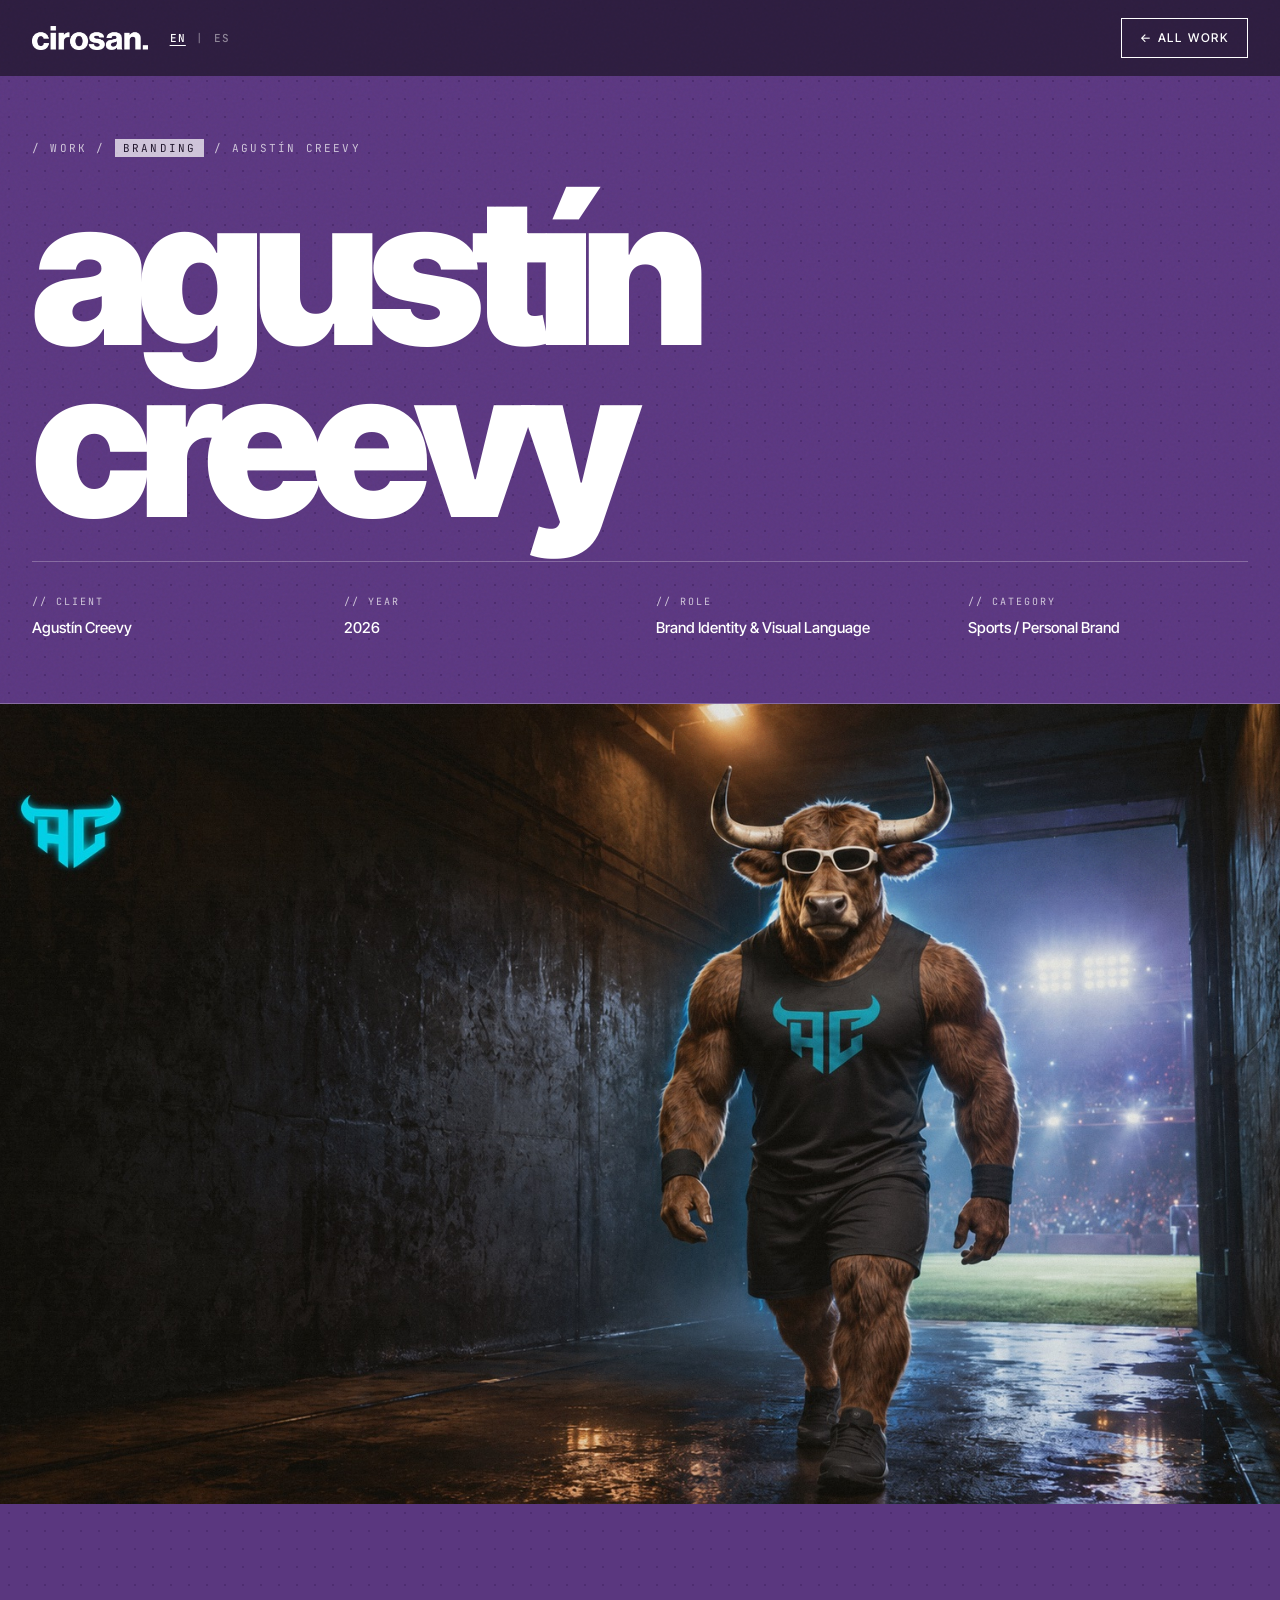
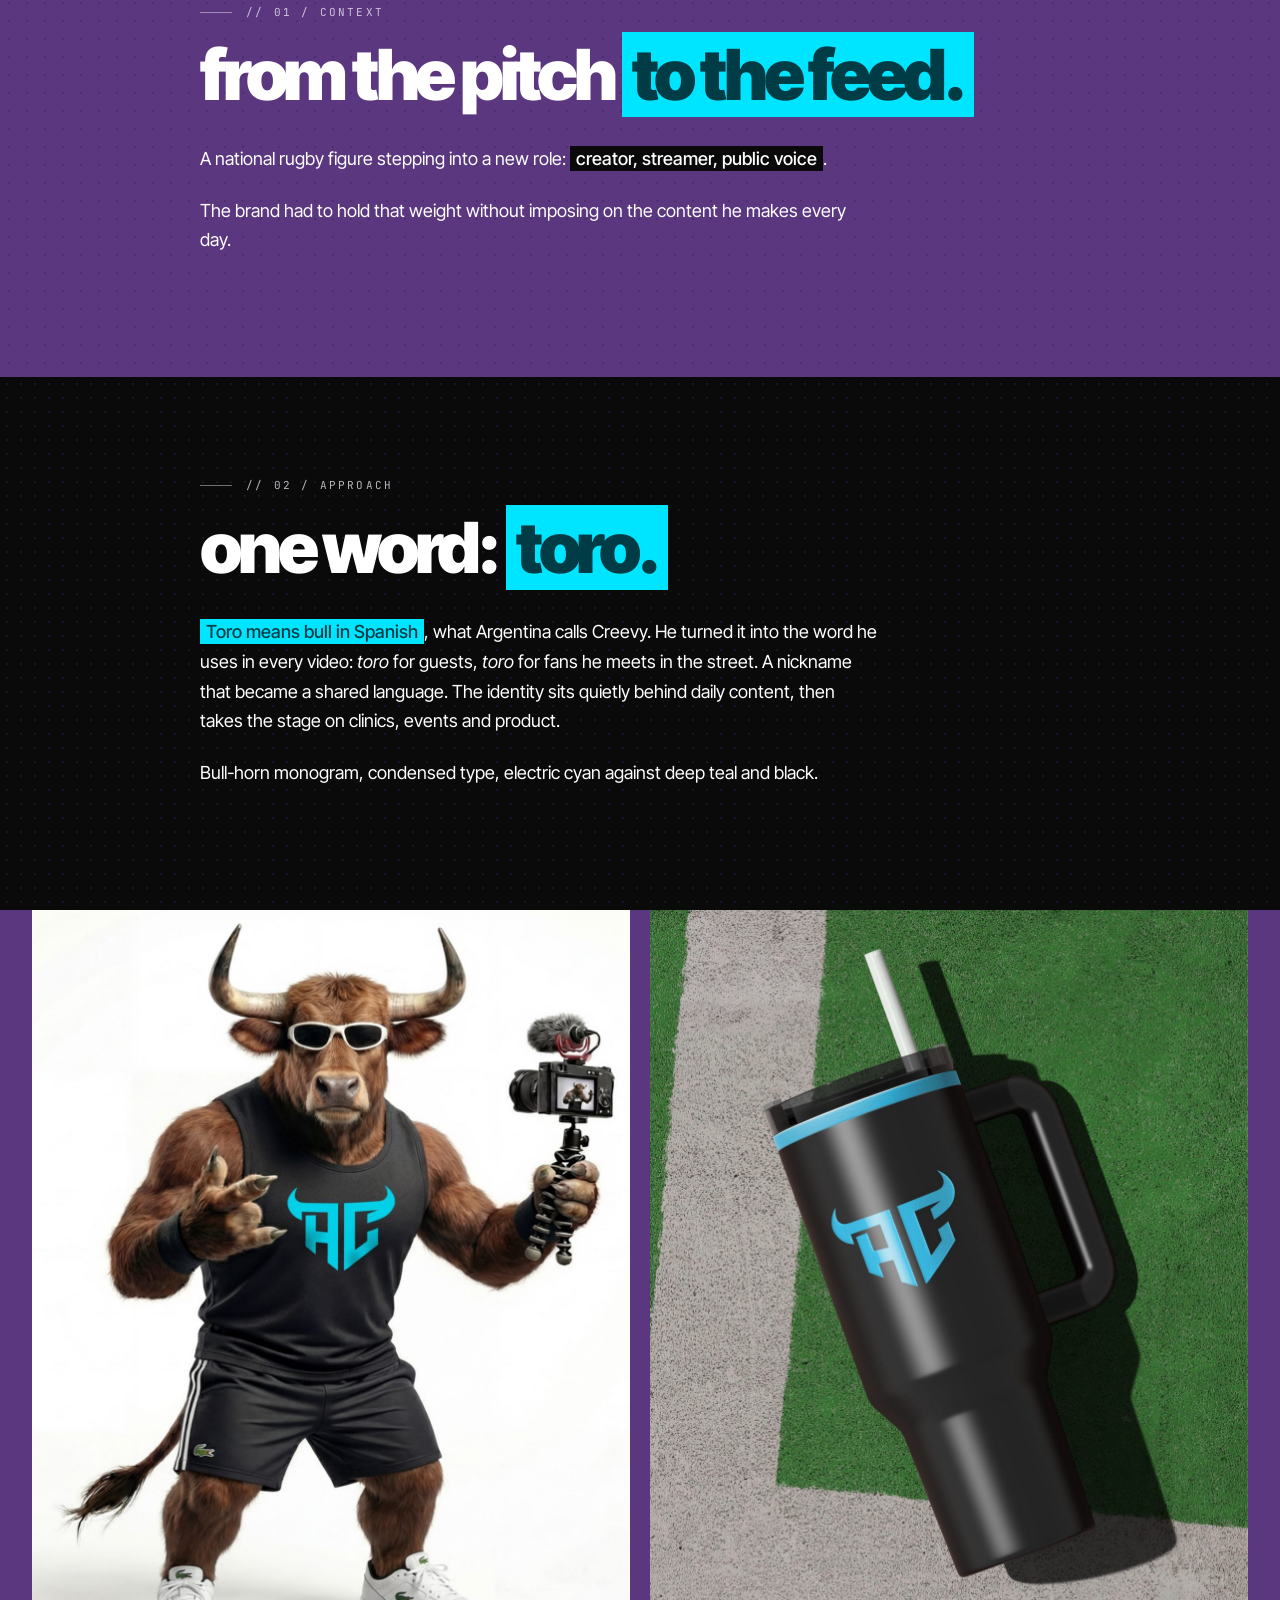
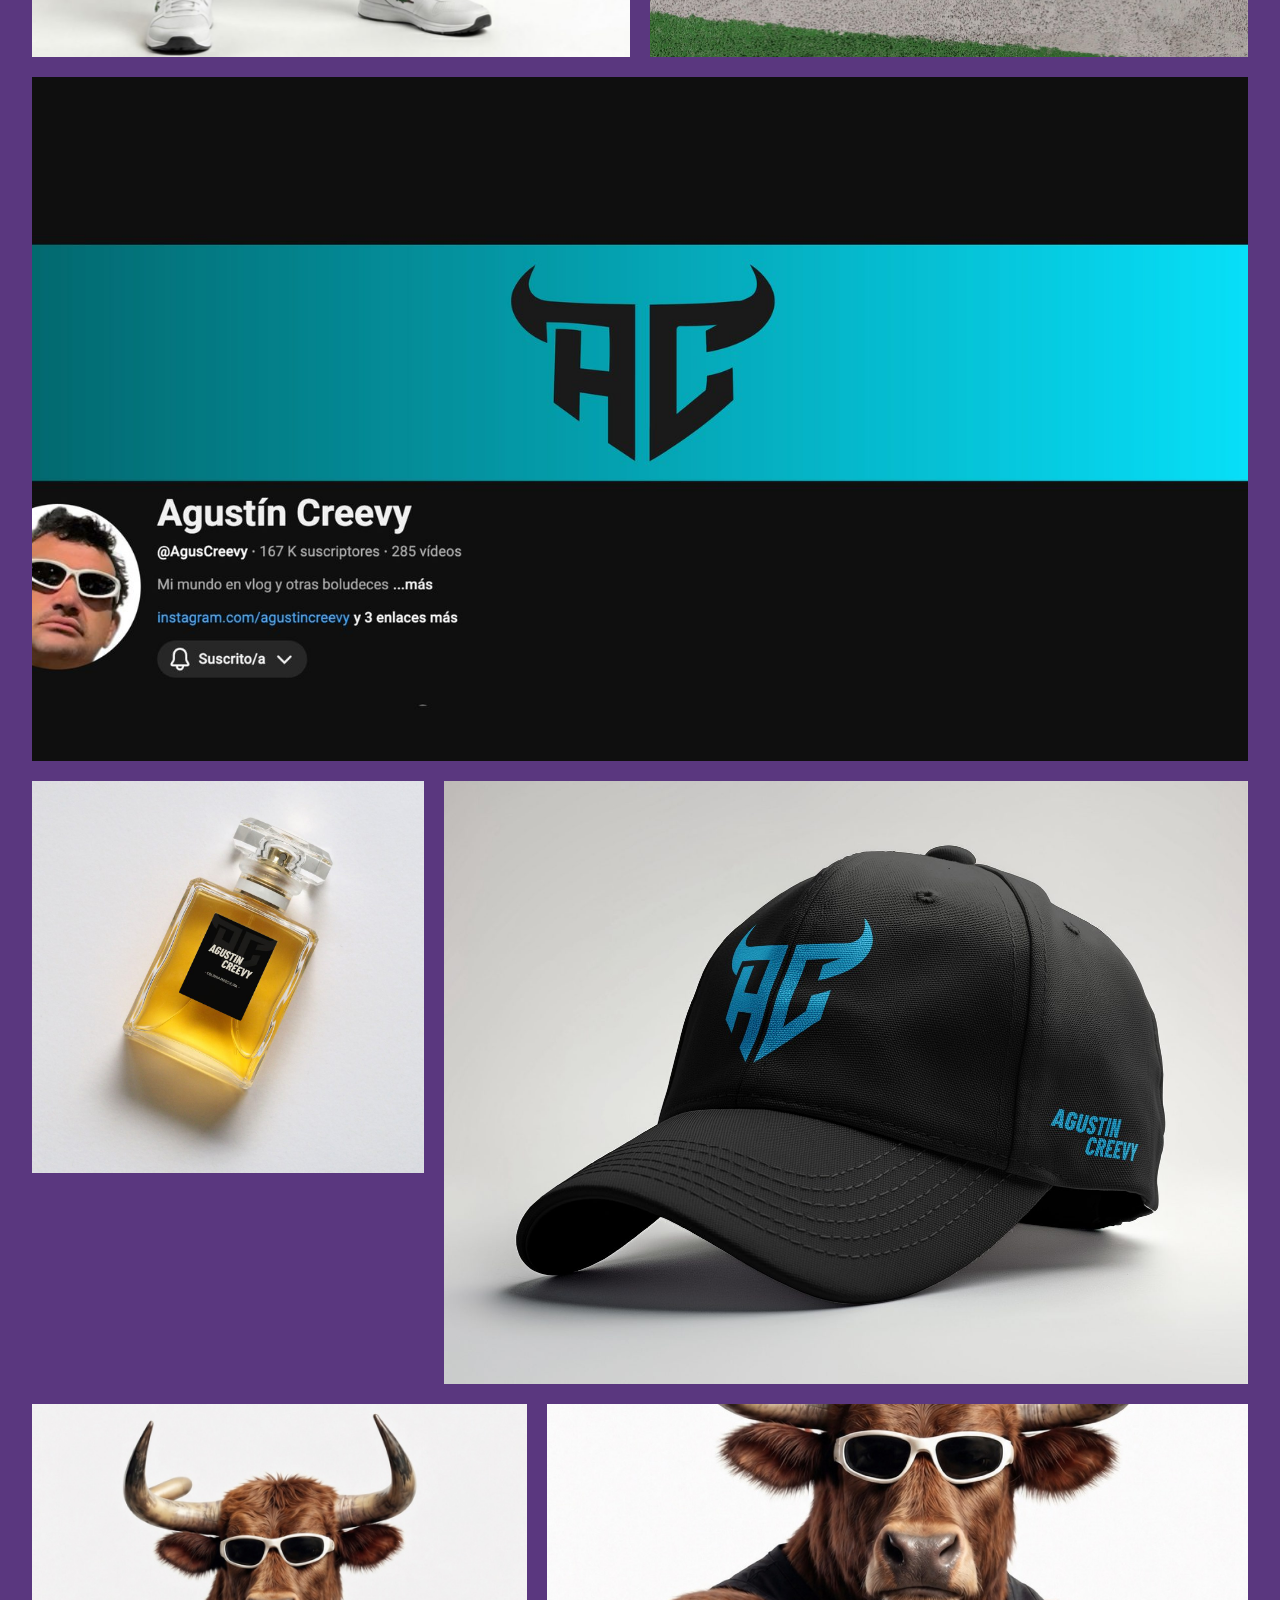
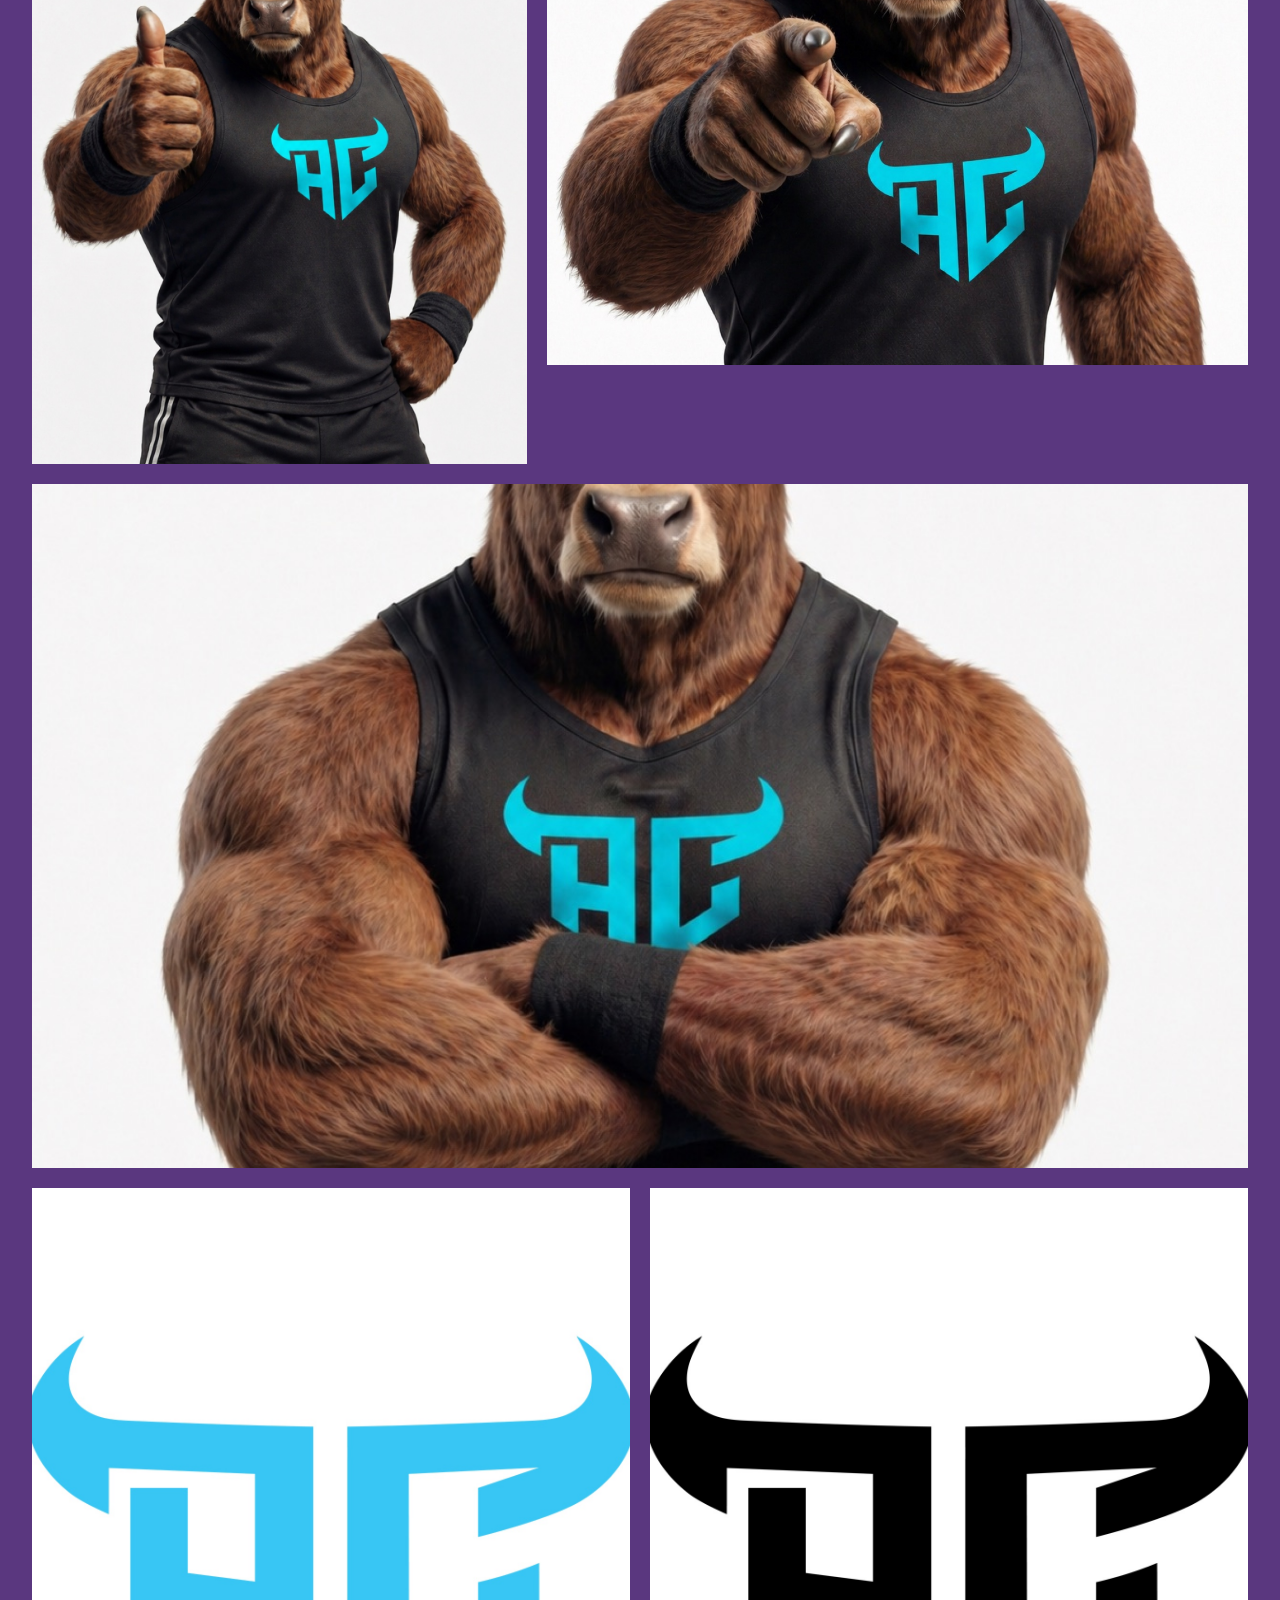
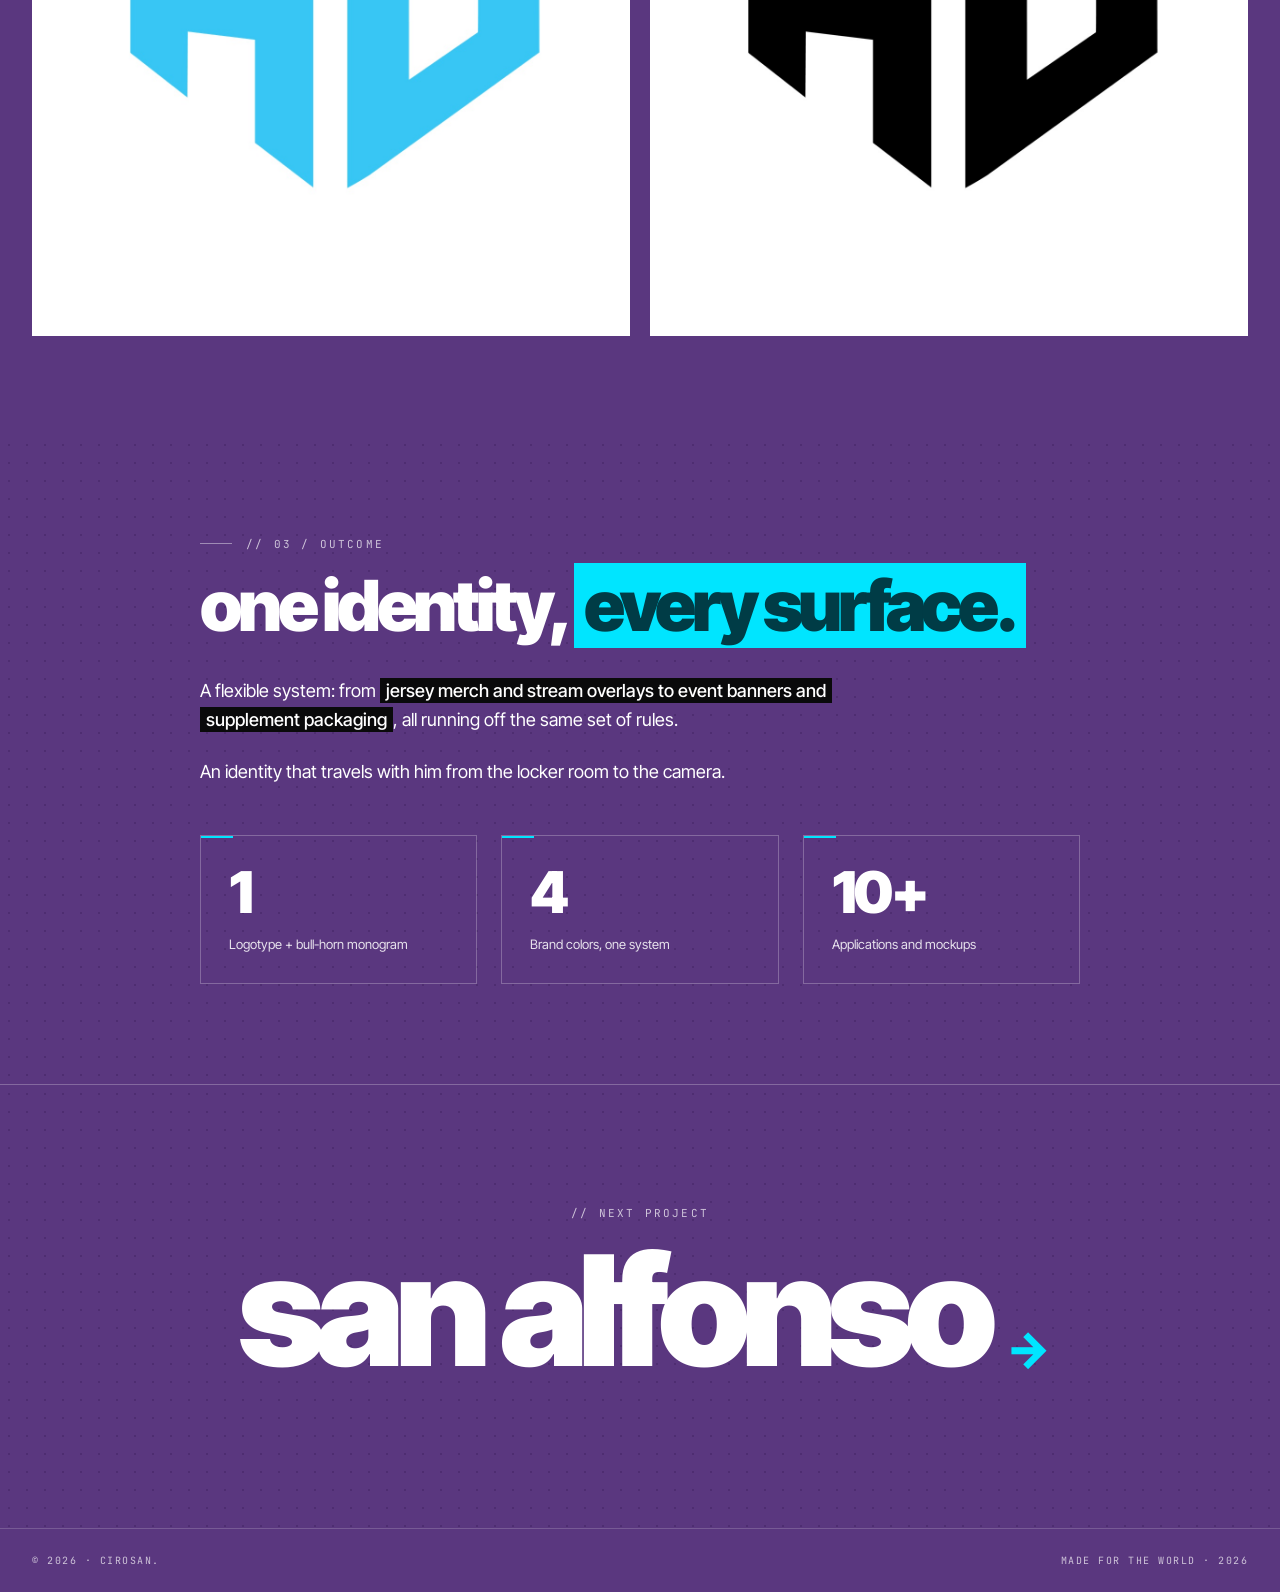
<file: case-agustin-creevy.html>
<!DOCTYPE html>
<html lang="en">
<head>
<meta charset="UTF-8">
<meta name="viewport" content="width=device-width, initial-scale=1.0">
<title>Agustín Creevy Case Study / cirosan.</title>
<link rel="icon" type="image/png" href="images/favicon.png">
<link rel="preconnect" href="https://fonts.googleapis.com">
<link rel="preconnect" href="https://fonts.gstatic.com" crossorigin>
<link href="https://fonts.googleapis.com/css2?family=Inter+Tight:wght@400;500;700;800;900&family=JetBrains+Mono:wght@400;500&display=swap" rel="stylesheet">
<link rel="stylesheet" href="case.css">
</head>
<body class="case-agustin-creevy">


<nav>
  <div class="nav-left">
    <a href="index.html" class="logo"><img src="images/logo-white.png" alt="cirosan."></a>
    <div class="lang-toggle">
      <span class="lang-opt active" data-lang="en">EN</span>
      <span class="lang-sep">|</span>
      <span class="lang-opt" data-lang="es">ES</span>
    </div>
  </div>
  <a href="index.html" class="back" data-i18n="case.back">← All work</a>
</nav>

<section class="case-header">
  <div class="case-breadcrumb" data-i18n="ac.bc">/ Work / <span>Branding</span> / Agustín Creevy</div>
  <h1 class="case-title">Agustín Creevy</h1>
  <div class="case-meta">
    <div class="case-meta-item"><div class="label" data-i18n="case.lblClient">// Client</div><div class="value">Agustín Creevy</div></div>
    <div class="case-meta-item"><div class="label" data-i18n="case.lblYear">// Year</div><div class="value">2026</div></div>
    <div class="case-meta-item"><div class="label" data-i18n="case.lblRole">// Role</div><div class="value" data-i18n="ac.role">Brand Identity & Visual Language</div></div>
    <div class="case-meta-item"><div class="label" data-i18n="case.lblCat">// Category</div><div class="value" data-i18n="ac.cat">Sports / Personal Brand</div></div>
  </div>
</section>

<div class="case-hero-img" data-img="agustin-creevy/hero"><span class="ph-label">// CREEVY_01</span></div>

<section class="case-section">
  <div class="case-row">
    <div class="case-row-label" data-i18n="case.l1">// 01 / Context</div>
    <div>
      <h2 class="case-h2" data-i18n="ac.h1">from the pitch <em>to the feed.</em></h2>
      <div class="case-body">
        <p data-i18n="ac.b1">A national rugby figure stepping into a new role: <strong>creator, streamer, public voice</strong>.</p>
        <p data-i18n="ac.b2">The brand had to hold that weight without imposing on the content he makes every day.</p>
      </div>
    </div>
  </div>
</section>

<section class="case-section dark">
  <div class="case-row">
    <div class="case-row-label" data-i18n="case.l2">// 02 / Approach</div>
    <div>
      <h2 class="case-h2" data-i18n="ac.h2">one word: <em>toro.</em></h2>
      <div class="case-body">
        <p data-i18n="ac.b3">A nickname turned into a shared language. The identity sits quietly behind daily content, then <strong>takes the stage</strong> on clinics, events and product.</p>
        <p data-i18n="ac.b4">Bull-horn monogram, condensed type, electric cyan against deep teal and black.</p>
      </div>
    </div>
  </div>
</section>

<div class="gallery">
  <div class="gallery-img span-6" data-img="agustin-creevy/01"><span class="ph-label">// IMG_01</span></div>
  <div class="gallery-img span-6" data-img="agustin-creevy/02"><span class="ph-label">// IMG_02</span></div>
  <div class="gallery-img span-12" data-img="agustin-creevy/03"><span class="ph-label">// IMG_03</span></div>
  <div class="gallery-img span-4" data-img="agustin-creevy/04"><span class="ph-label">// IMG_04</span></div>
  <div class="gallery-img span-8" data-img="agustin-creevy/05"><span class="ph-label">// IMG_05</span></div>
  <div class="gallery-img span-5" data-img="agustin-creevy/06"><span class="ph-label">// IMG_06</span></div>
  <div class="gallery-img span-7" data-img="agustin-creevy/07"><span class="ph-label">// IMG_07</span></div>
  <div class="gallery-img span-12" data-img="agustin-creevy/08"><span class="ph-label">// IMG_08</span></div>
  <div class="gallery-img span-6" data-img="agustin-creevy/09"><span class="ph-label">// IMG_09</span></div>
  <div class="gallery-img span-6" data-img="agustin-creevy/10"><span class="ph-label">// IMG_10</span></div>
</div>

<section class="case-section">
  <div class="case-row">
    <div class="case-row-label" data-i18n="case.l3">// 03 / Outcome</div>
    <div>
      <h2 class="case-h2" data-i18n="ac.h3">one identity, <em>every surface.</em></h2>
      <div class="case-body">
        <p data-i18n="ac.b5">A flexible system across <strong>merch, sponsor activations, packaging, social and product</strong>.</p>
        <p data-i18n="ac.b6">An identity that travels with him from the locker room to the camera.</p>
      </div>
      <div class="results-grid">
        <div class="result-card"><div class="result-num">1</div><div class="result-label" data-i18n="ac.r1">Logotype + bull-horn monogram</div></div>
        <div class="result-card"><div class="result-num">4</div><div class="result-label" data-i18n="ac.r2">Brand colors, one system</div></div>
        <div class="result-card"><div class="result-num">10+</div><div class="result-label" data-i18n="ac.r3">Applications and mockups</div></div>
      </div>
    </div>
  </div>
</section>

<section class="next-project">
  <div class="next-pre" data-i18n="case.next">// Next project</div>
  <h2 class="next-title"><a href="case-san-alfonso.html">san alfonso <span class="next-arrow">→</span></a></h2>
</section>

<footer class="main">
  <div>© 2026 · cirosan.</div>
  <div data-i18n="footer.built">Made for the world · 2026</div>
</footer>

<script src="i18n.js"></script>
</body>
</html>
</file>
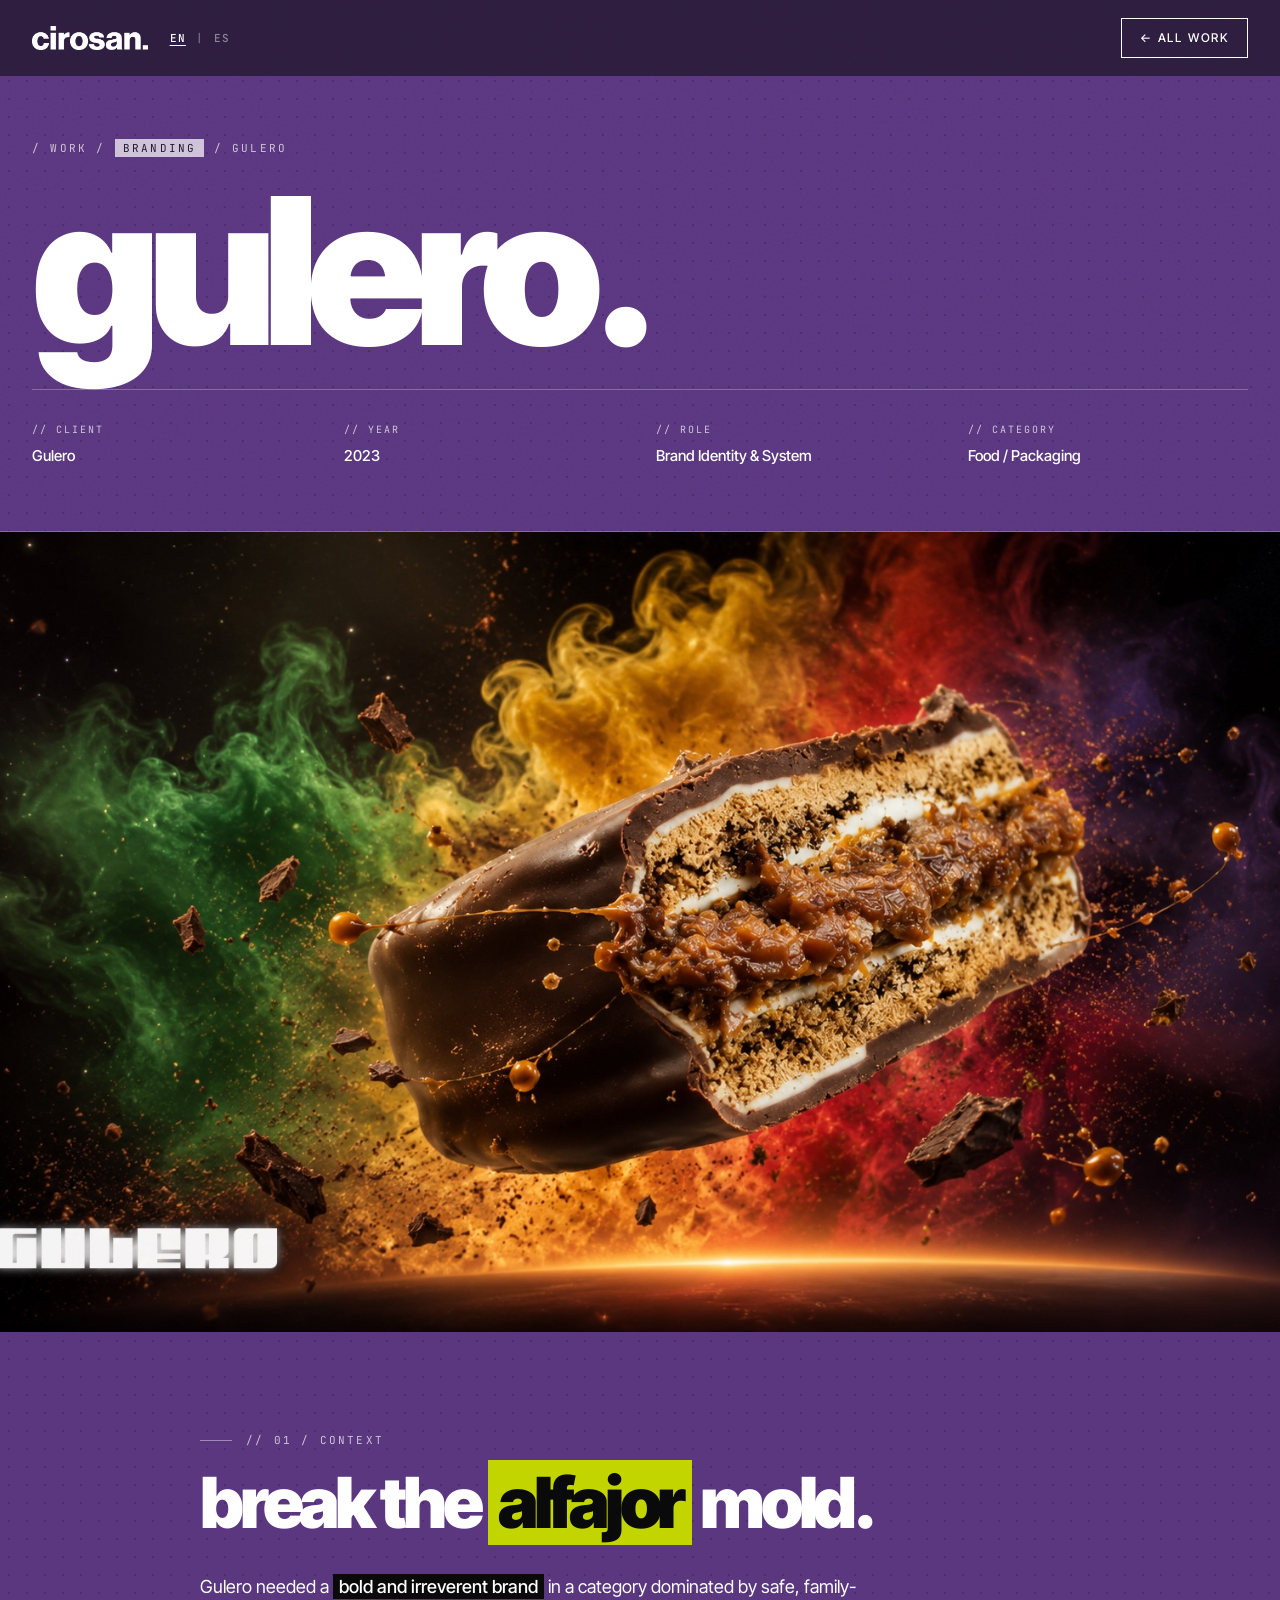
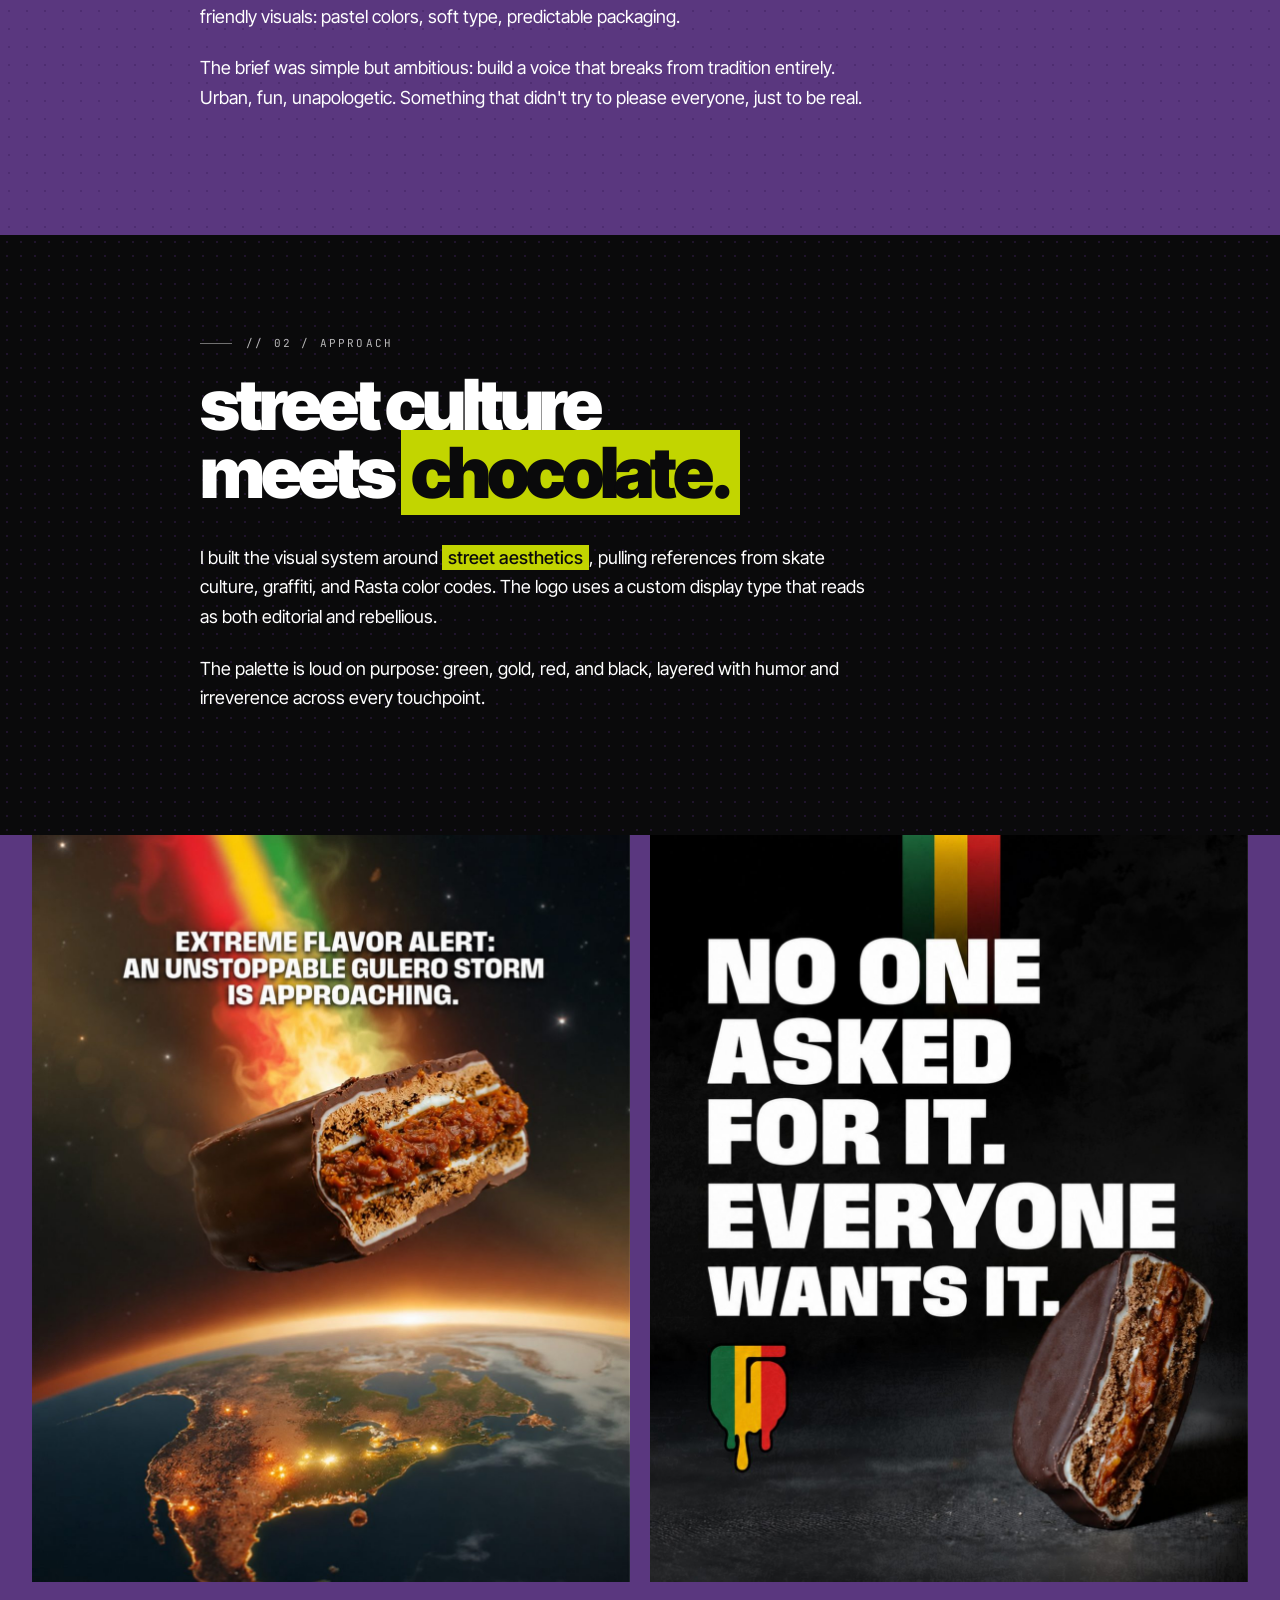
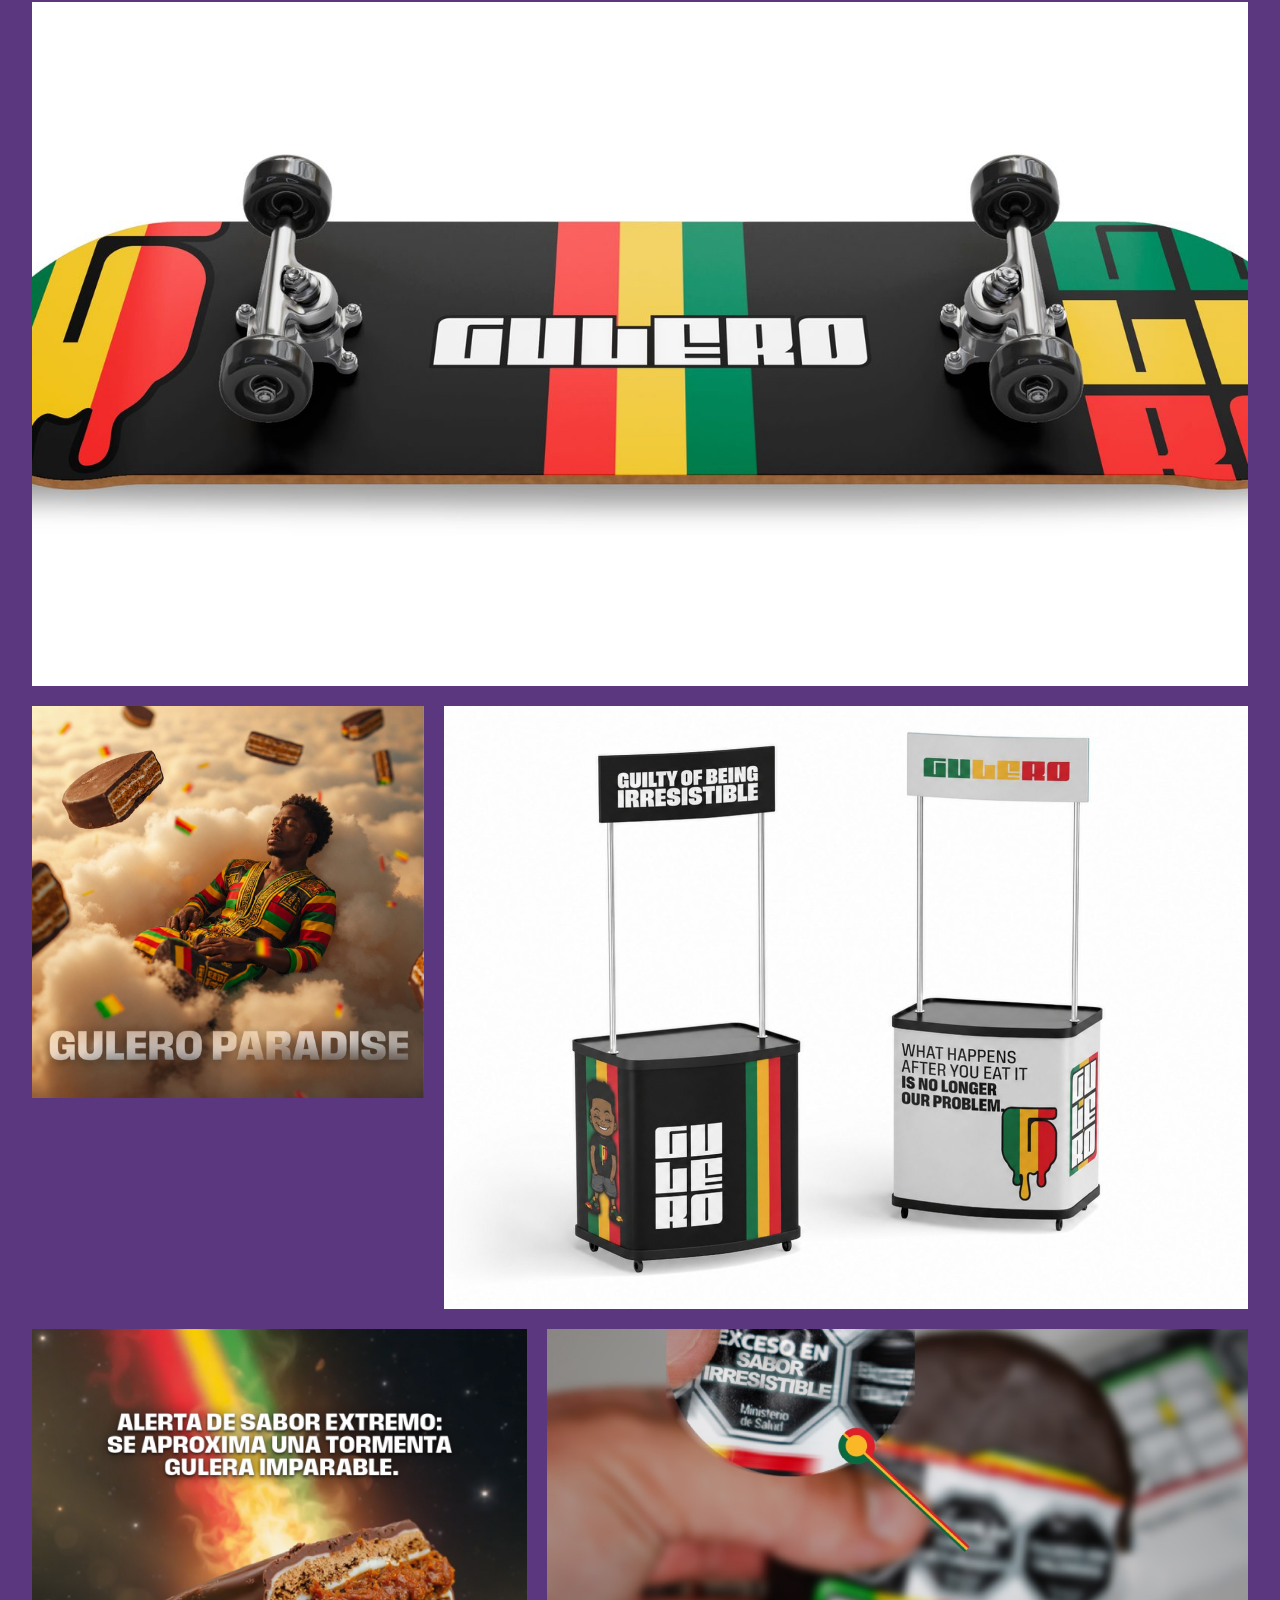
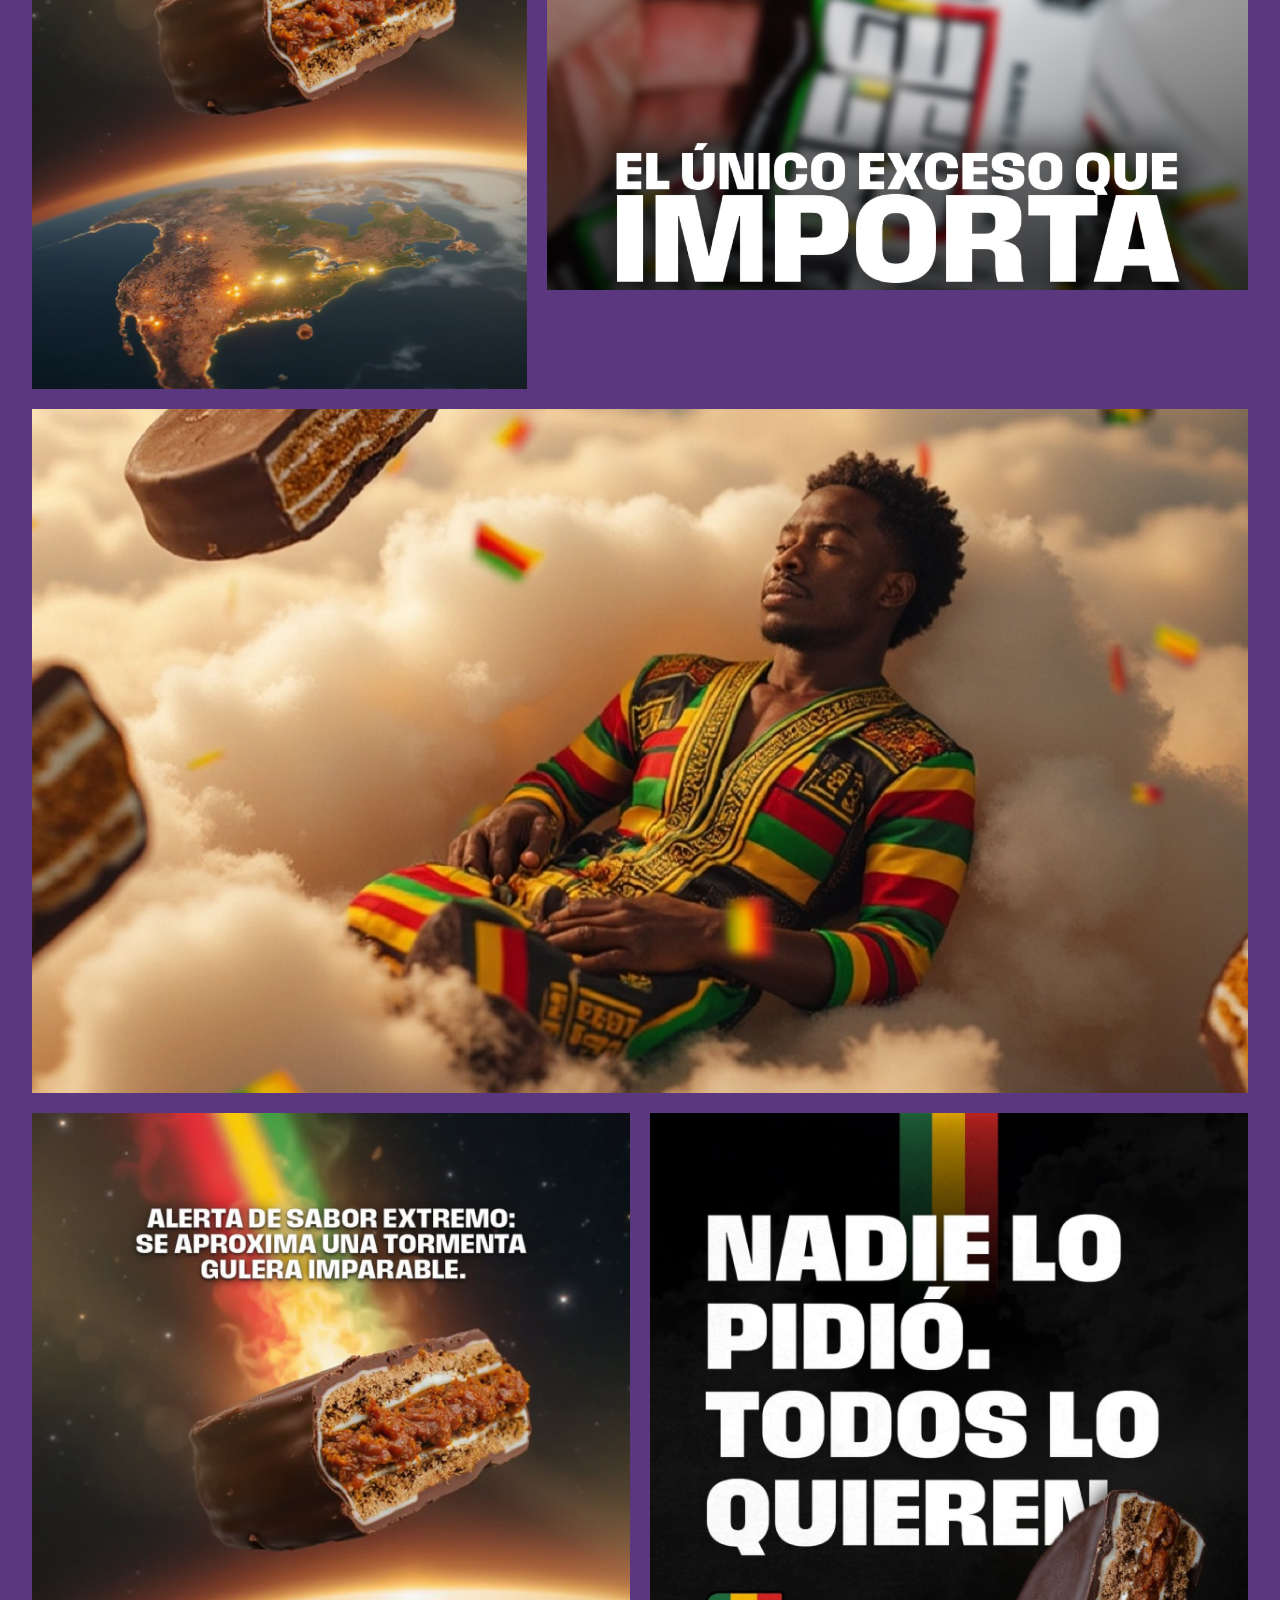
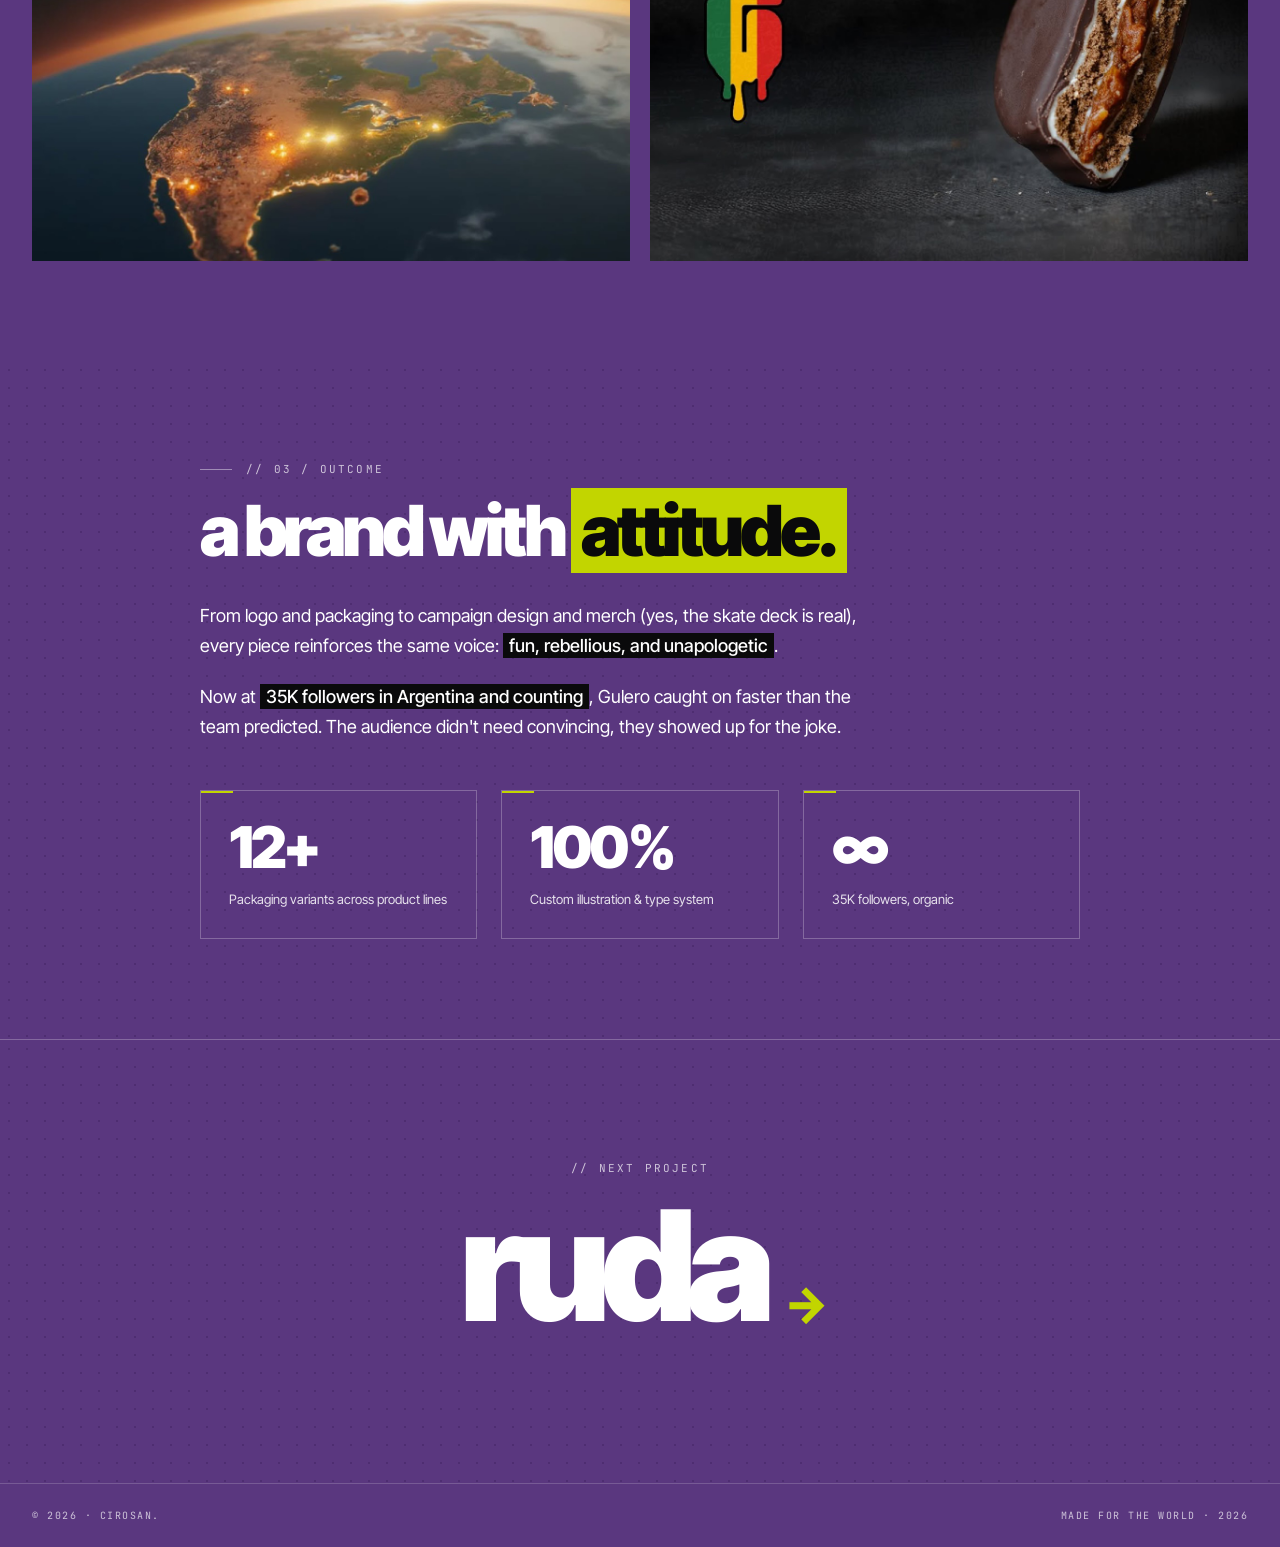
<file: case-gulero.html>
<!DOCTYPE html>
<html lang="en">
<head>
<meta charset="UTF-8">
<meta name="viewport" content="width=device-width, initial-scale=1.0">
<title>Gulero Case Study / cirosan.</title>
<link rel="icon" type="image/png" href="images/favicon.png">
<link rel="preconnect" href="https://fonts.googleapis.com">
<link rel="preconnect" href="https://fonts.gstatic.com" crossorigin>
<link href="https://fonts.googleapis.com/css2?family=Inter+Tight:wght@400;500;700;800;900&family=JetBrains+Mono:wght@400;500&display=swap" rel="stylesheet">
<link rel="stylesheet" href="case.css">
</head>
<body class="case-gulero">


<nav>
  <div class="nav-left">
    <a href="index.html" class="logo"><img src="images/logo-white.png" alt="cirosan."></a>
    <div class="lang-toggle">
      <span class="lang-opt active" data-lang="en">EN</span>
      <span class="lang-sep">|</span>
      <span class="lang-opt" data-lang="es">ES</span>
    </div>
  </div>
  <a href="index.html" class="back" data-i18n="case.back">← All work</a>
</nav>

<section class="case-header">
  <div class="case-breadcrumb" data-i18n="g.bc">/ Work / <span>Branding</span> / Gulero</div>
  <h1 class="case-title">gulero.</h1>
  <div class="case-meta">
    <div class="case-meta-item"><div class="label" data-i18n="case.lblClient">// Client</div><div class="value">Gulero</div></div>
    <div class="case-meta-item"><div class="label" data-i18n="case.lblYear">// Year</div><div class="value">2023</div></div>
    <div class="case-meta-item"><div class="label" data-i18n="case.lblRole">// Role</div><div class="value" data-i18n="g.role">Brand Identity & System</div></div>
    <div class="case-meta-item"><div class="label" data-i18n="case.lblCat">// Category</div><div class="value" data-i18n="g.cat">Food / Packaging</div></div>
  </div>
</section>

<div class="case-hero-img" data-img="gulero/hero"><span class="ph-label">// GULERO_01</span></div>

<section class="case-section">
  <div class="case-row">
    <div class="case-row-label" data-i18n="case.l1">// 01 / Context</div>
    <div>
      <h2 class="case-h2" data-i18n="g.h1">break the <em>alfajor</em> mold.</h2>
      <div class="case-body">
        <p data-i18n="g.b1">Gulero needed a <strong>bold and irreverent brand</strong> in a category dominated by safe, family-friendly visuals: pastel colors, soft type, predictable packaging.</p>
        <p data-i18n="g.b2">The brief was simple but ambitious: build a voice that breaks from tradition entirely. Urban, fun, unapologetic. Something that didn't try to please everyone, just to be real.</p>
      </div>
    </div>
  </div>
</section>

<section class="case-section dark">
  <div class="case-row">
    <div class="case-row-label" data-i18n="case.l2">// 02 / Approach</div>
    <div>
      <h2 class="case-h2" data-i18n="g.h2">street culture meets <em>chocolate.</em></h2>
      <div class="case-body">
        <p data-i18n="g.b3">I built the visual system around <strong>street aesthetics</strong>, pulling references from skate culture, graffiti, and Rasta color codes. The logo uses a custom display type that reads as both editorial and rebellious.</p>
        <p data-i18n="g.b4">The palette is loud on purpose: green, gold, red, and black, layered with humor and irreverence across every touchpoint.</p>
      </div>
    </div>
  </div>
</section>

<div class="gallery">
  <div class="gallery-img span-6" data-img="gulero/01"><span class="ph-label">// IMG_01</span></div>
  <div class="gallery-img span-6" data-img="gulero/02"><span class="ph-label">// IMG_02</span></div>
  <div class="gallery-img span-12" data-img="gulero/03"><span class="ph-label">// IMG_03</span></div>
  <div class="gallery-img span-4" data-img="gulero/04"><span class="ph-label">// IMG_04</span></div>
  <div class="gallery-img span-8" data-img="gulero/05"><span class="ph-label">// IMG_05</span></div>
  <div class="gallery-img span-5" data-img="gulero/06"><span class="ph-label">// IMG_06</span></div>
  <div class="gallery-img span-7" data-img="gulero/07"><span class="ph-label">// IMG_07</span></div>
  <div class="gallery-img span-12" data-img="gulero/08"><span class="ph-label">// IMG_08</span></div>
  <div class="gallery-img span-6" data-img="gulero/09"><span class="ph-label">// IMG_09</span></div>
  <div class="gallery-img span-6" data-img="gulero/10"><span class="ph-label">// IMG_10</span></div>
</div>

<section class="case-section">
  <div class="case-row">
    <div class="case-row-label" data-i18n="case.l3">// 03 / Outcome</div>
    <div>
      <h2 class="case-h2" data-i18n="g.h3">a brand with <em>attitude.</em></h2>
      <div class="case-body">
        <p data-i18n="g.b5">From logo and packaging to campaign design and merch (yes, the skate deck is real), every piece reinforces the same voice: <strong>fun, rebellious, and unapologetic</strong>.</p>
        <p data-i18n="g.b6">A brand identity that connects with a generation that doesn't want to be sold to, they want to be in on the joke.</p>
      </div>
      <div class="results-grid">
        <div class="result-card"><div class="result-num">12+</div><div class="result-label" data-i18n="g.r1">Packaging variants across product lines</div></div>
        <div class="result-card"><div class="result-num">100%</div><div class="result-label" data-i18n="g.r2">Custom illustration & type system</div></div>
        <div class="result-card"><div class="result-num">∞</div><div class="result-label" data-i18n="g.r3">Brand personality unlocked</div></div>
      </div>
    </div>
  </div>
</section>

<section class="next-project">
  <div class="next-pre" data-i18n="case.next">// Next project</div>
  <h2 class="next-title"><a href="case-ruda.html">ruda <span class="next-arrow">→</span></a></h2>
</section>

<footer class="main">
  <div>© 2026 · cirosan.</div>
  <div data-i18n="footer.built">Made for the world · 2026</div>
</footer>

<script src="i18n.js"></script>
</body>
</html>
</file>
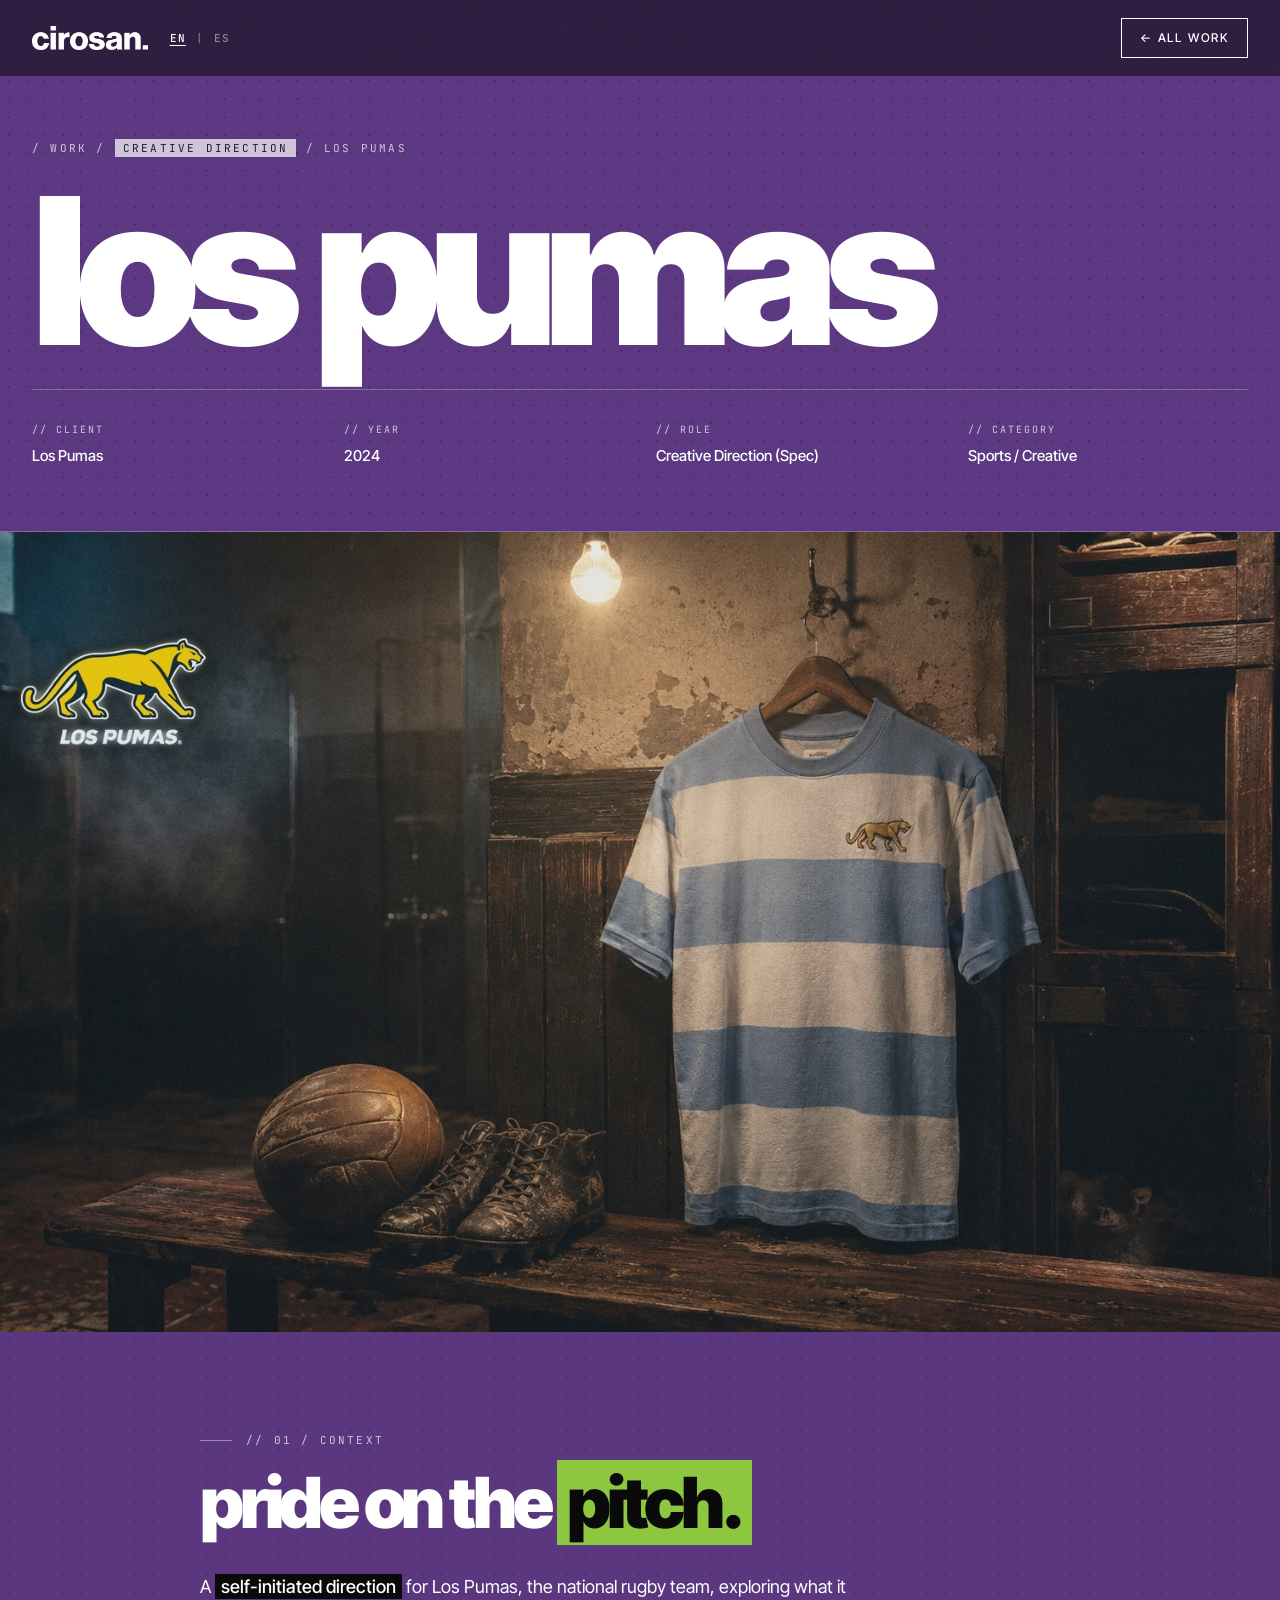
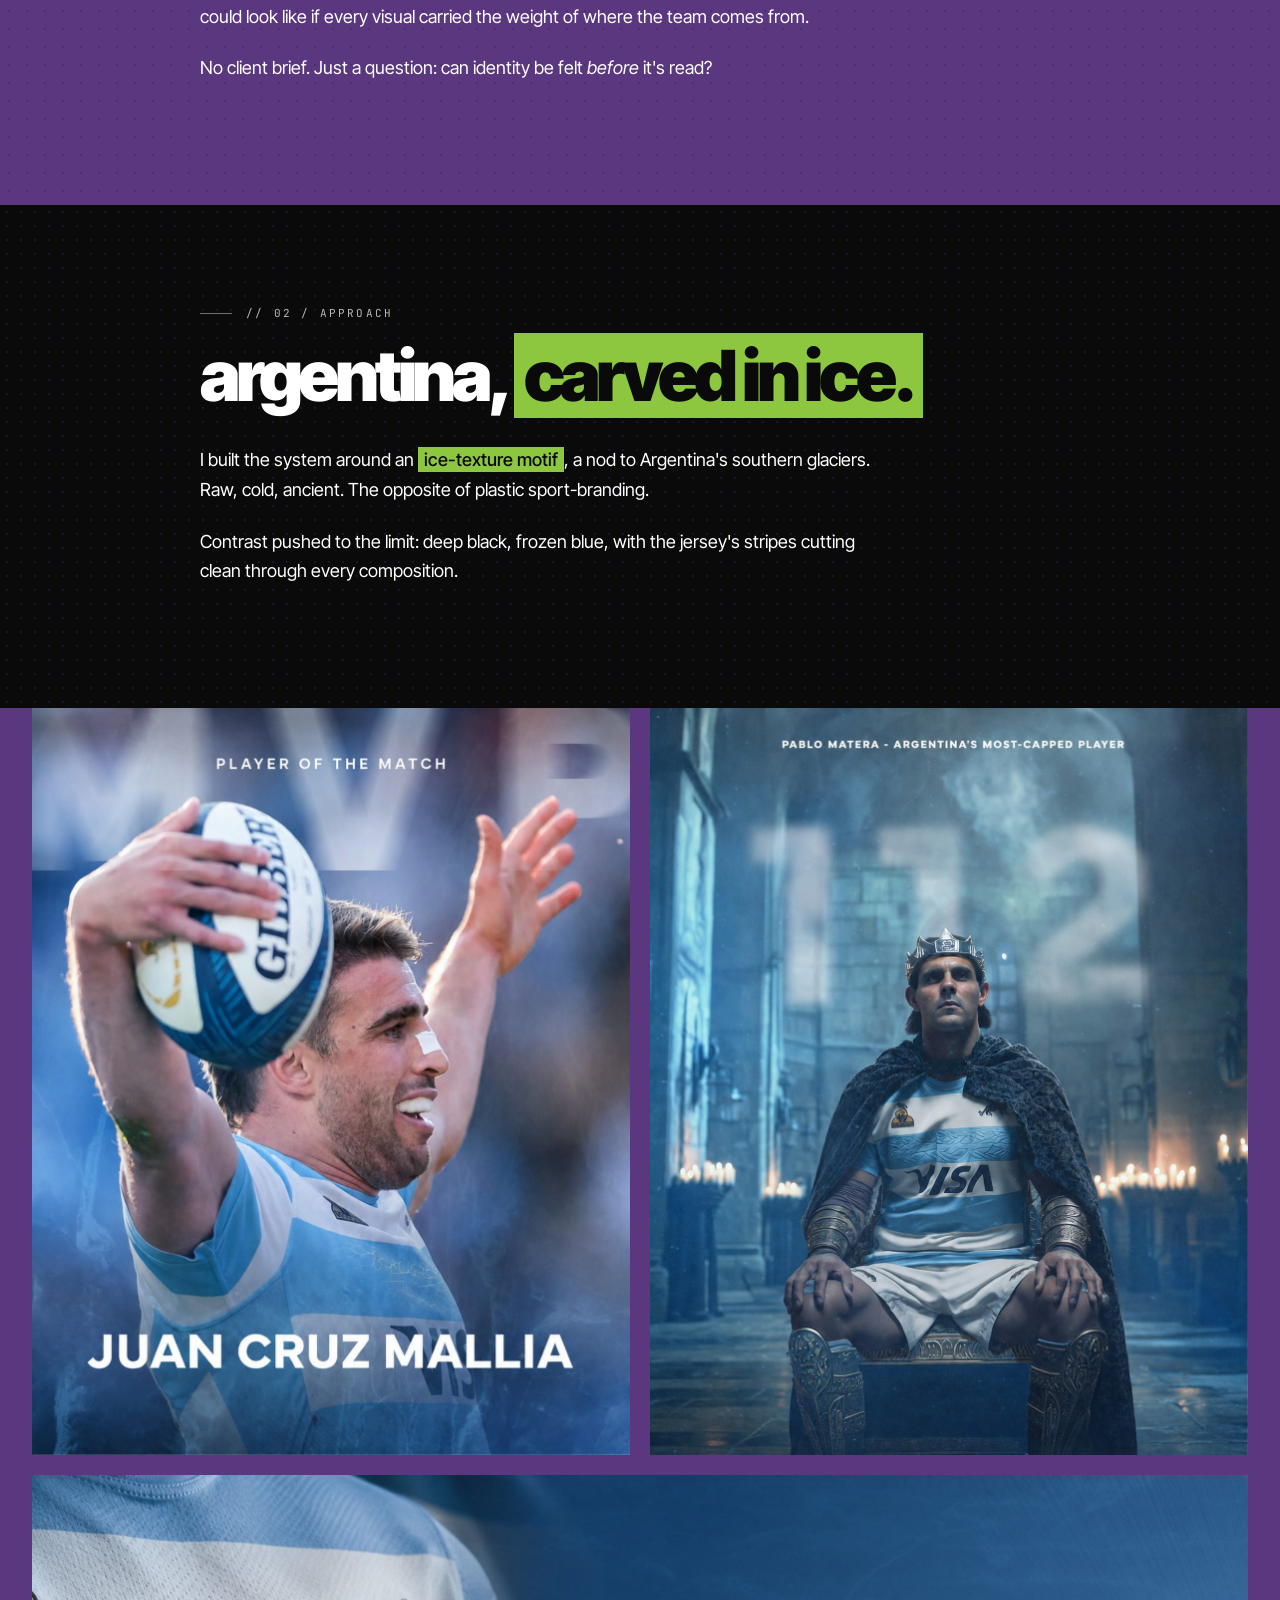
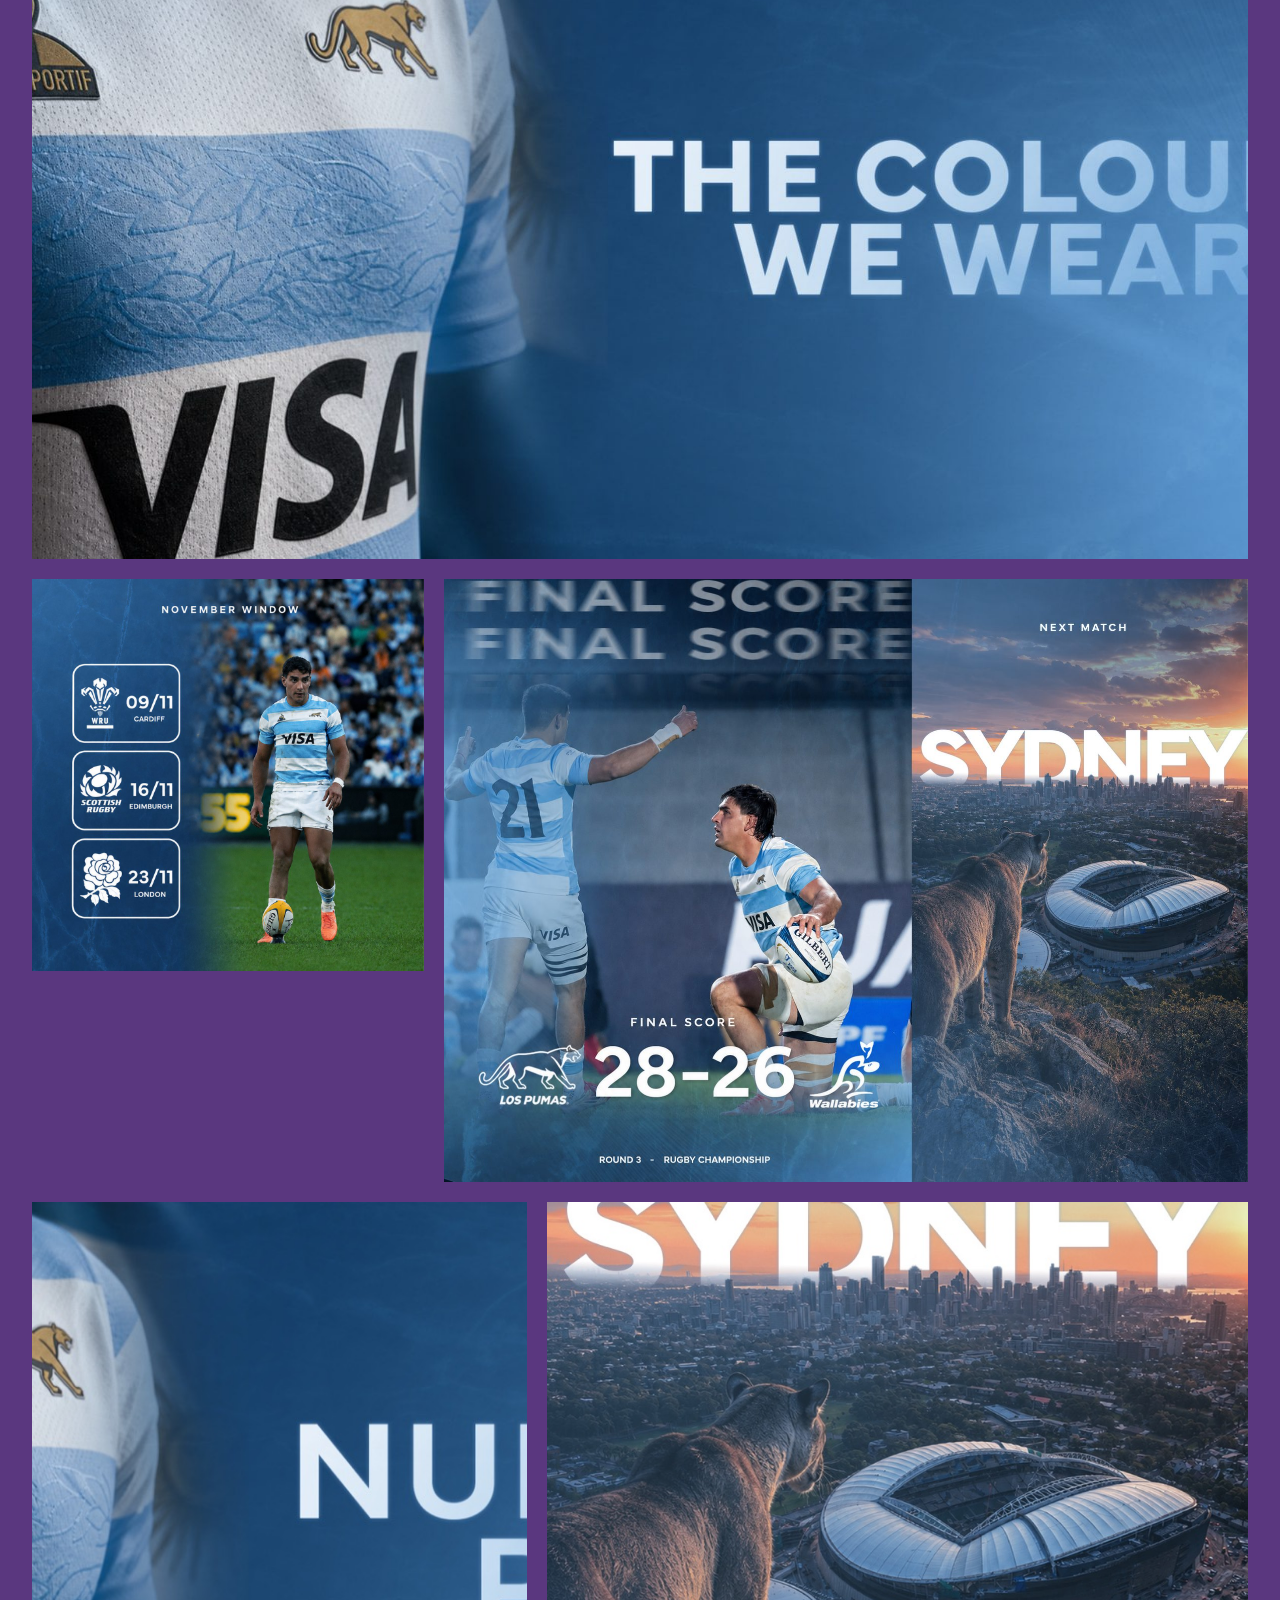
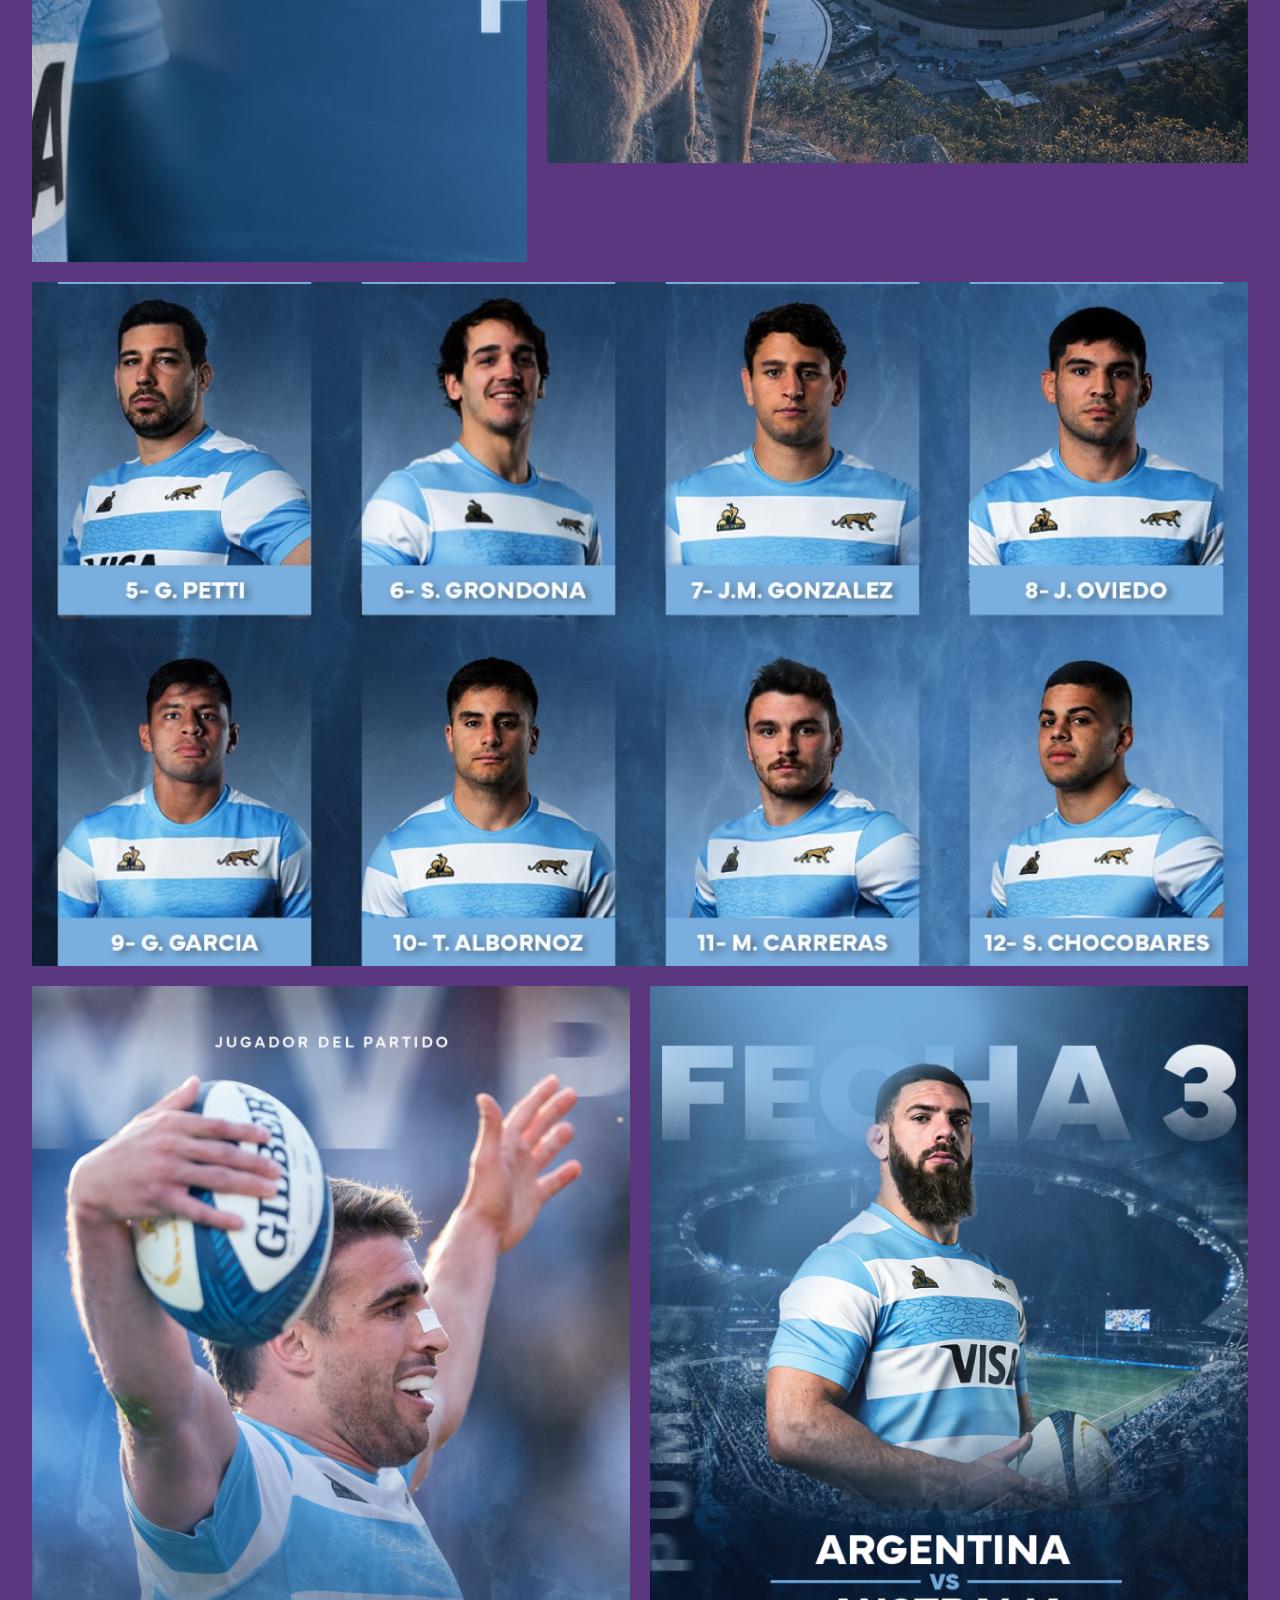
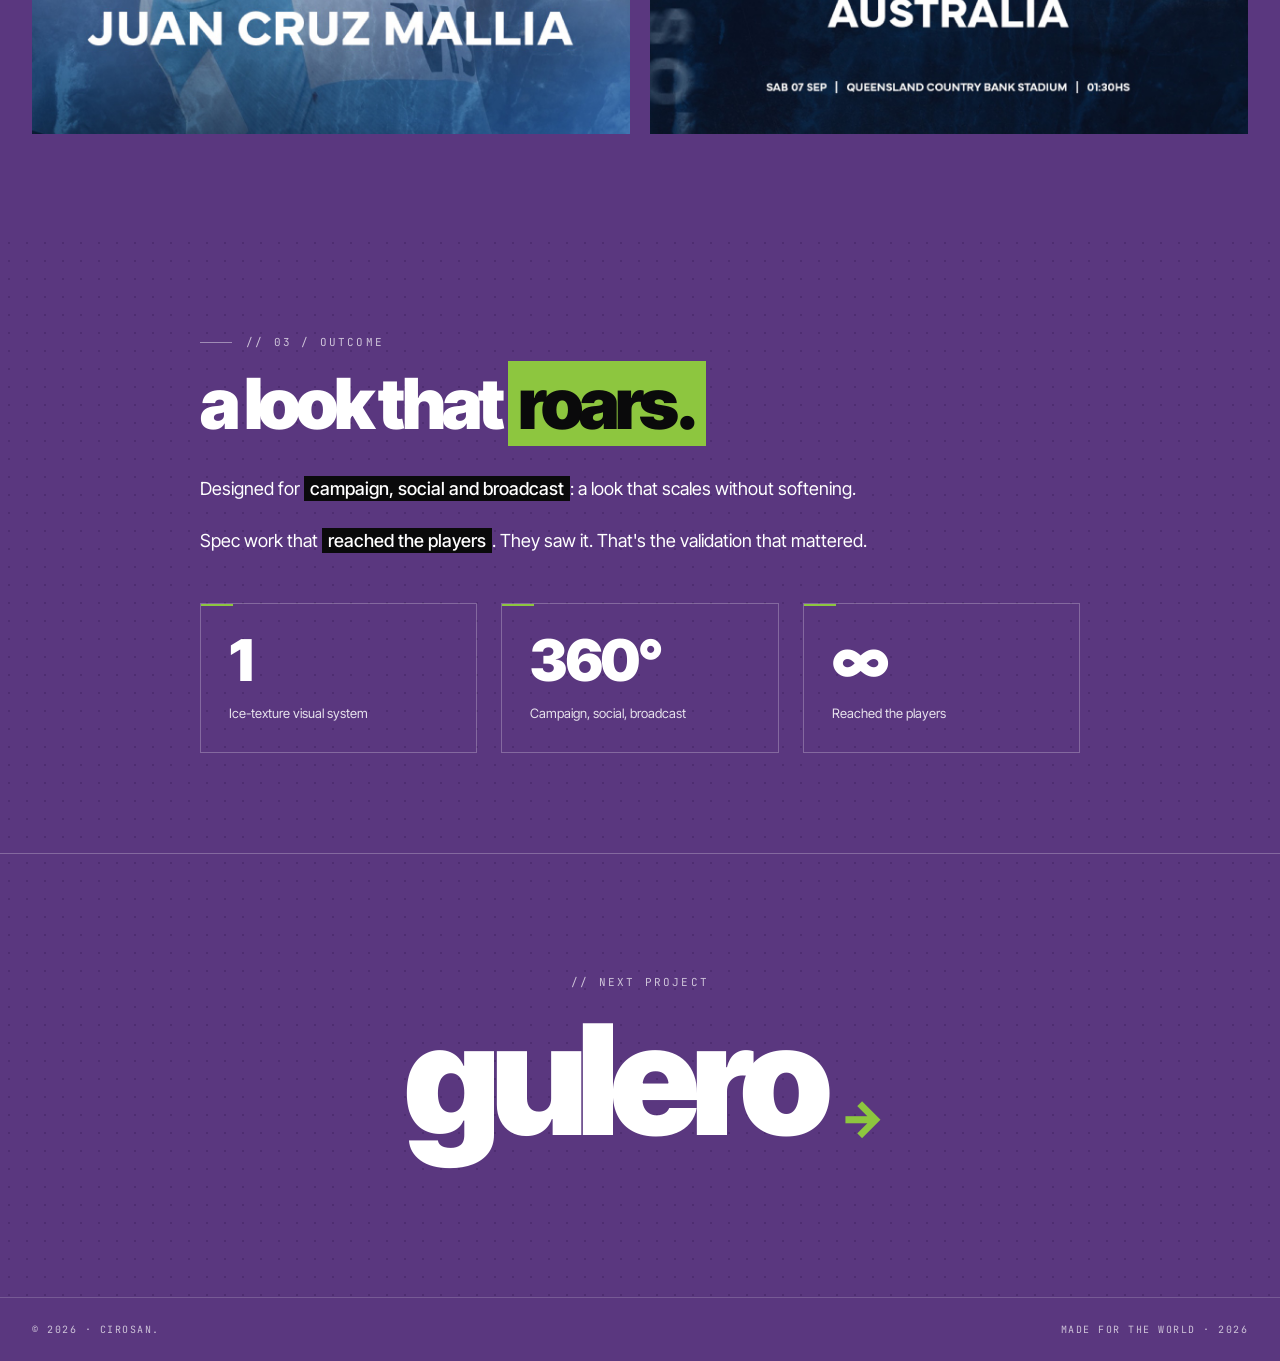
<file: case-lospumas.html>
<!DOCTYPE html>
<html lang="en">
<head>
<meta charset="UTF-8">
<meta name="viewport" content="width=device-width, initial-scale=1.0">
<title>Los Pumas Case Study / cirosan.</title>
<link rel="icon" type="image/png" href="images/favicon.png">
<link rel="preconnect" href="https://fonts.googleapis.com">
<link rel="preconnect" href="https://fonts.gstatic.com" crossorigin>
<link href="https://fonts.googleapis.com/css2?family=Inter+Tight:wght@400;500;700;800;900&family=JetBrains+Mono:wght@400;500&display=swap" rel="stylesheet">
<link rel="stylesheet" href="case.css">
</head>
<body class="case-lospumas">


<nav>
  <div class="nav-left">
    <a href="index.html" class="logo"><img src="images/logo-white.png" alt="cirosan."></a>
    <div class="lang-toggle">
      <span class="lang-opt active" data-lang="en">EN</span>
      <span class="lang-sep">|</span>
      <span class="lang-opt" data-lang="es">ES</span>
    </div>
  </div>
  <a href="index.html" class="back" data-i18n="case.back">← All work</a>
</nav>

<section class="case-header">
  <div class="case-breadcrumb" data-i18n="lp.bc">/ Work / <span>Creative Direction</span> / Los Pumas</div>
  <h1 class="case-title">los pumas</h1>
  <div class="case-meta">
    <div class="case-meta-item"><div class="label" data-i18n="case.lblClient">// Client</div><div class="value">Los Pumas</div></div>
    <div class="case-meta-item"><div class="label" data-i18n="case.lblYear">// Year</div><div class="value">2024</div></div>
    <div class="case-meta-item"><div class="label" data-i18n="case.lblRole">// Role</div><div class="value" data-i18n="lp.role">Creative Direction</div></div>
    <div class="case-meta-item"><div class="label" data-i18n="case.lblCat">// Category</div><div class="value" data-i18n="lp.cat">Sports / Creative</div></div>
  </div>
</section>

<div class="case-hero-img" data-img="lospumas/hero"><span class="ph-label">// LOSPUMAS_01</span></div>

<section class="case-section">
  <div class="case-row">
    <div class="case-row-label" data-i18n="case.l1">// 01 / Context</div>
    <div>
      <h2 class="case-h2" data-i18n="lp.h1">pride on the <em>pitch.</em></h2>
      <div class="case-body">
        <p data-i18n="lp.b1">Los Pumas needed creative that matched the <strong>intensity of the national team</strong>.</p>
        <p data-i18n="lp.b2">The challenge: capture grit, pride, and identity in every frame.</p>
      </div>
    </div>
  </div>
</section>

<section class="case-section dark">
  <div class="case-row">
    <div class="case-row-label" data-i18n="case.l2">// 02 / Approach</div>
    <div>
      <h2 class="case-h2" data-i18n="lp.h2">bold, raw, <em>unmistakable.</em></h2>
      <div class="case-body">
        <p data-i18n="lp.b3">I directed a visual language built on <strong>contrast, energy, and national identity</strong>.</p>
        <p data-i18n="lp.b4">Every piece made to feel like the team it represents.</p>
      </div>
    </div>
  </div>
</section>

<div class="gallery">
  <div class="gallery-img span-6" data-img="lospumas/01"><span class="ph-label">// IMG_01</span></div>
  <div class="gallery-img span-6" data-img="lospumas/02"><span class="ph-label">// IMG_02</span></div>
  <div class="gallery-img span-12" data-img="lospumas/03"><span class="ph-label">// IMG_03</span></div>
  <div class="gallery-img span-4" data-img="lospumas/04"><span class="ph-label">// IMG_04</span></div>
  <div class="gallery-img span-8" data-img="lospumas/05"><span class="ph-label">// IMG_05</span></div>
  <div class="gallery-img span-5" data-img="lospumas/06"><span class="ph-label">// IMG_06</span></div>
  <div class="gallery-img span-7" data-img="lospumas/07"><span class="ph-label">// IMG_07</span></div>
  <div class="gallery-img span-12" data-img="lospumas/08"><span class="ph-label">// IMG_08</span></div>
  <div class="gallery-img span-6" data-img="lospumas/09"><span class="ph-label">// IMG_09</span></div>
  <div class="gallery-img span-6" data-img="lospumas/10"><span class="ph-label">// IMG_10</span></div>
</div>

<section class="case-section">
  <div class="case-row">
    <div class="case-row-label" data-i18n="case.l3">// 03 / Outcome</div>
    <div>
      <h2 class="case-h2" data-i18n="lp.h3">a look that <em>roars.</em></h2>
      <div class="case-body">
        <p data-i18n="lp.b5">A creative direction that carries across <strong>campaign, social, and broadcast</strong>.</p>
        <p data-i18n="lp.b6">Visuals as committed as the players.</p>
      </div>
      <div class="results-grid">
        <div class="result-card"><div class="result-num">1</div><div class="result-label" data-i18n="lp.r1">National-scale identity</div></div>
        <div class="result-card"><div class="result-num">360°</div><div class="result-label" data-i18n="lp.r2">Creative across channels</div></div>
        <div class="result-card"><div class="result-num">∞</div><div class="result-label" data-i18n="lp.r3">Team pride, on screen</div></div>
      </div>
    </div>
  </div>
</section>

<section class="next-project">
  <div class="next-pre" data-i18n="case.next">// Next project</div>
  <h2 class="next-title"><a href="case-gulero.html">gulero <span class="next-arrow">→</span></a></h2>
</section>

<footer class="main">
  <div>© 2026 · cirosan.</div>
  <div data-i18n="footer.built">Made for the world · 2026</div>
</footer>

<script src="i18n.js"></script>
</body>
</html>
</file>
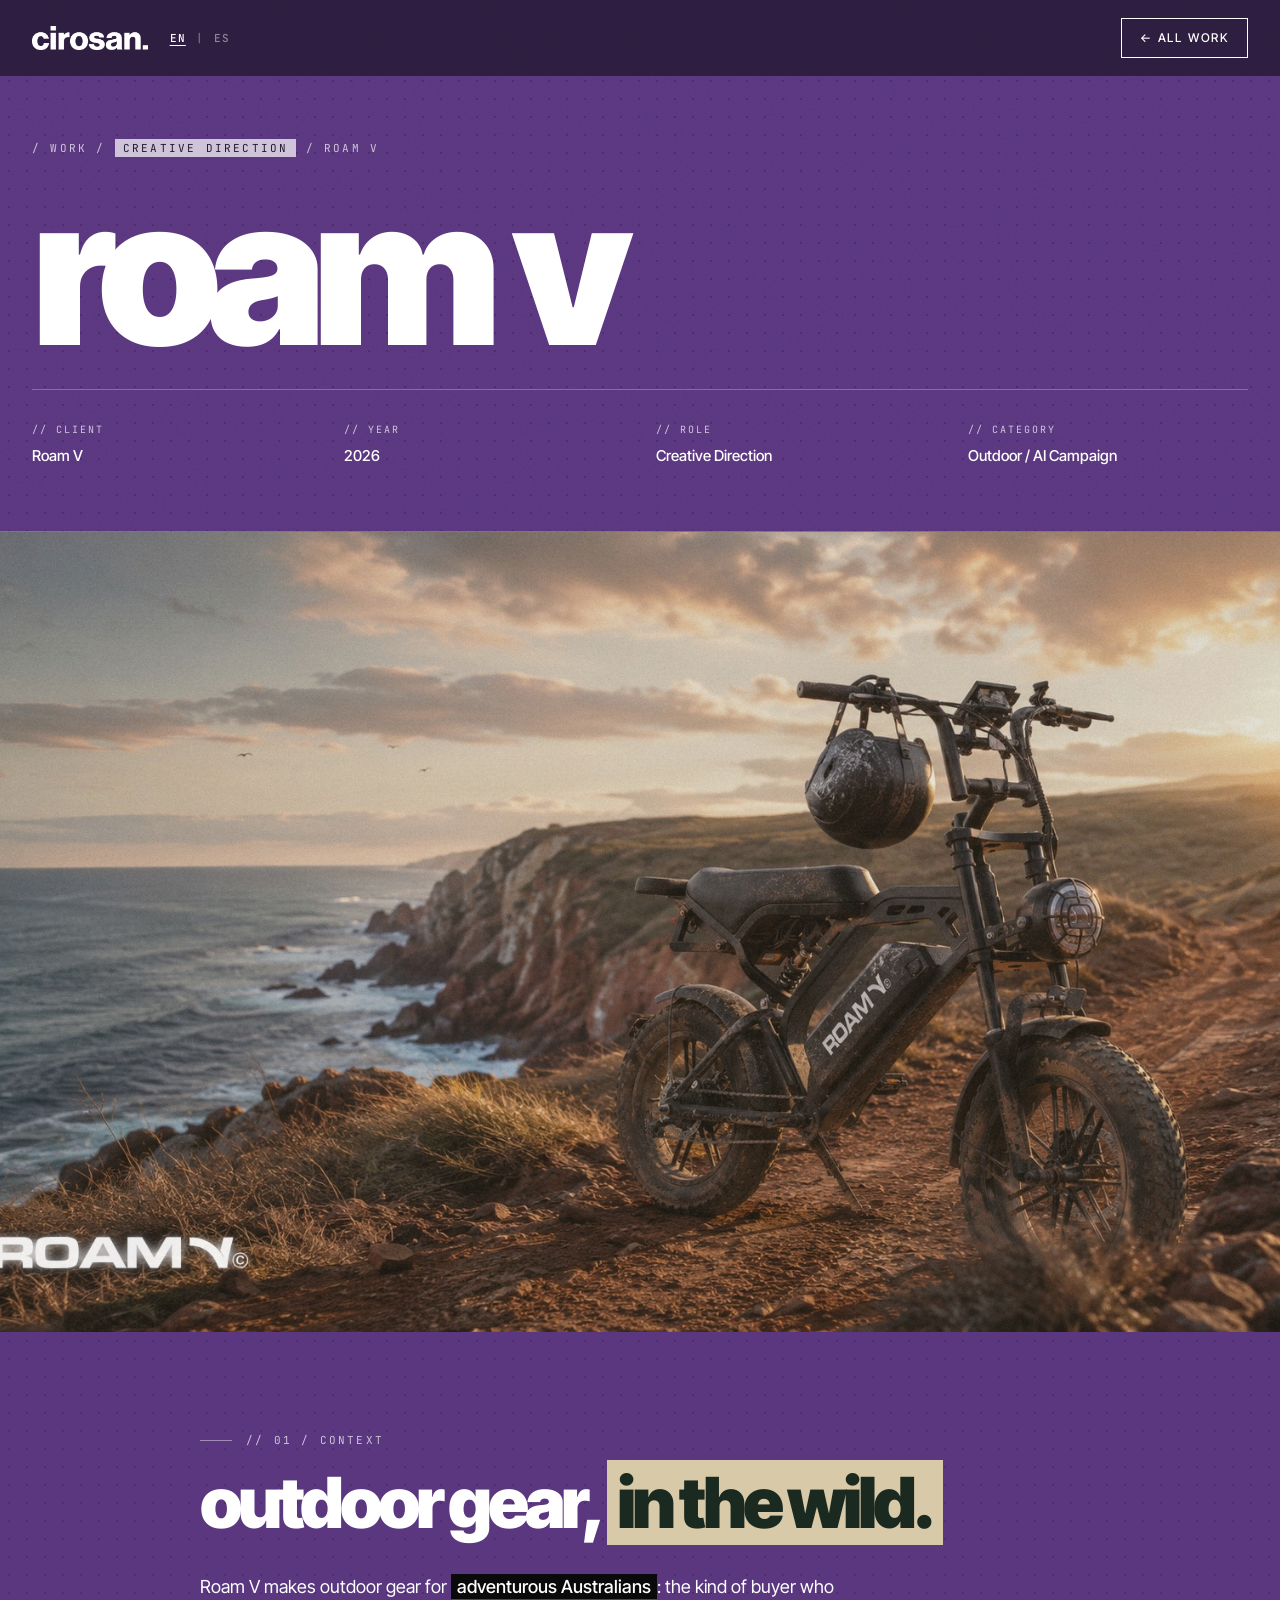
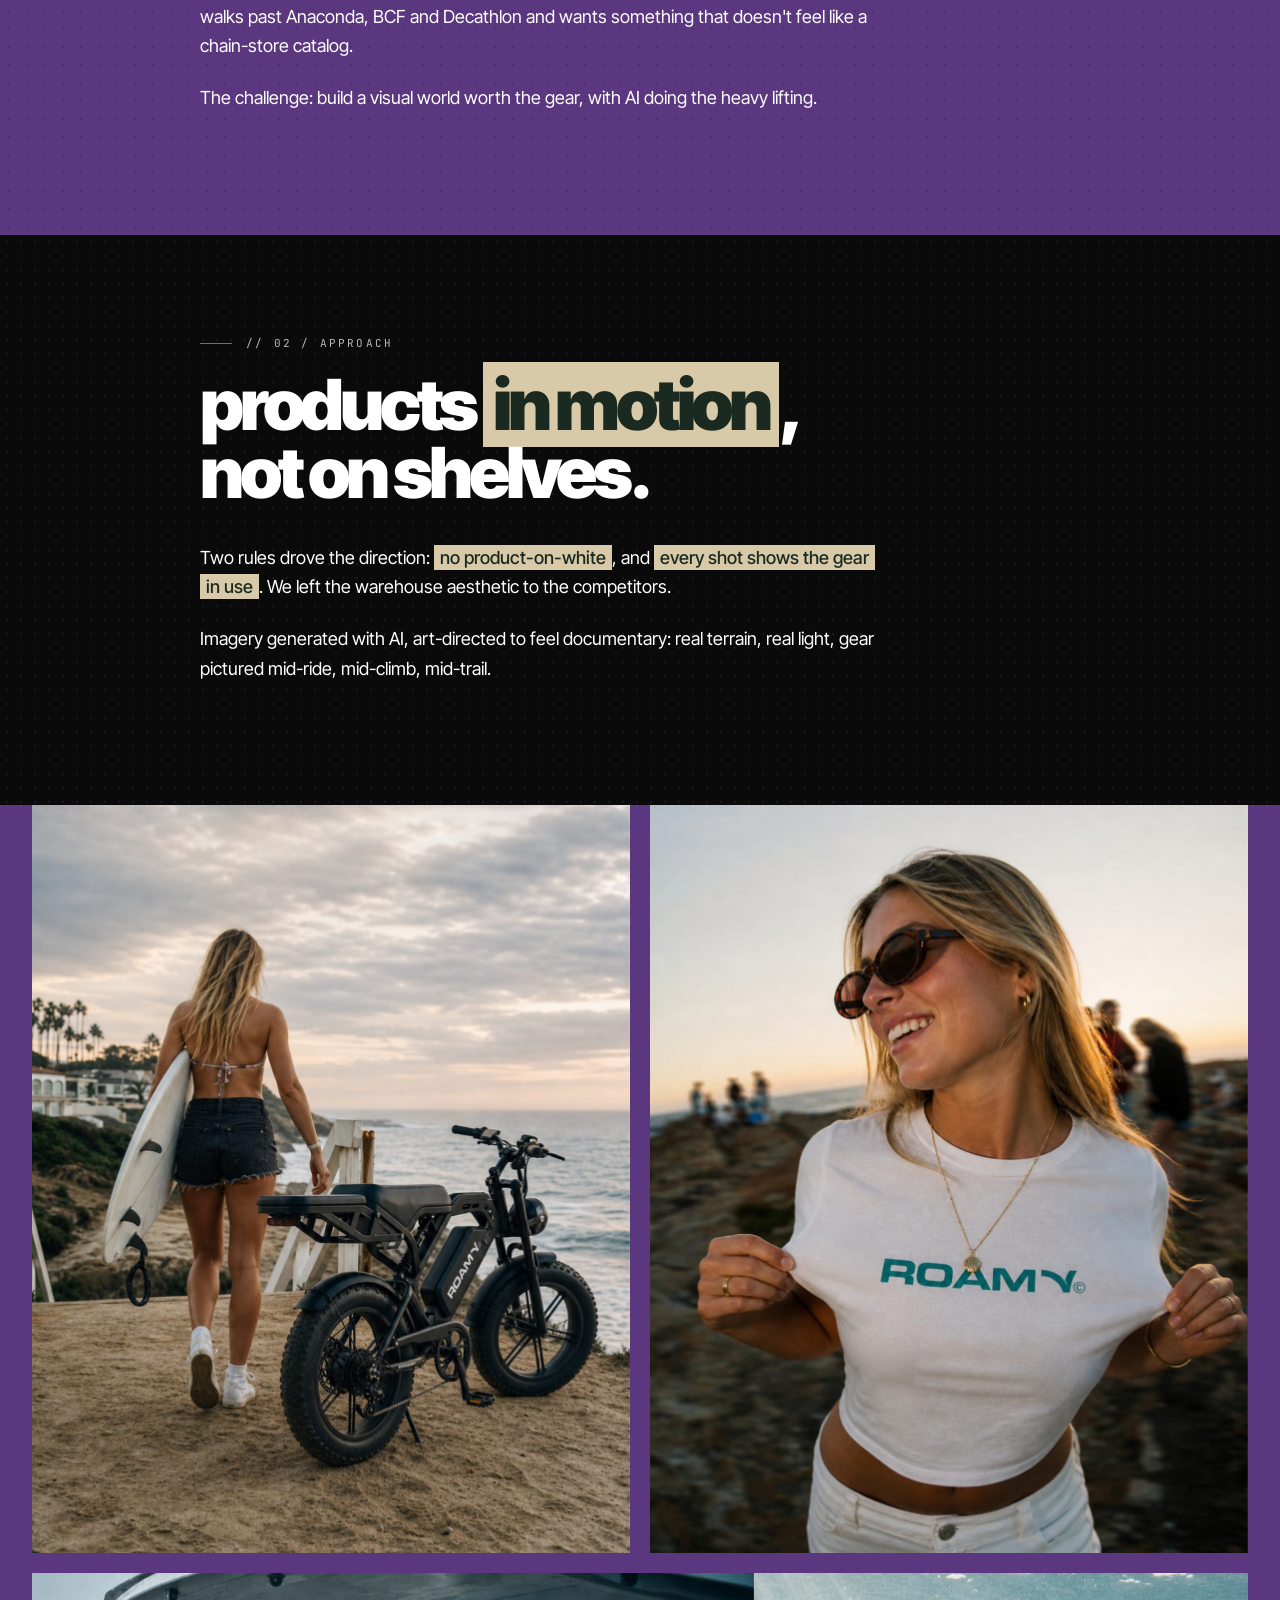
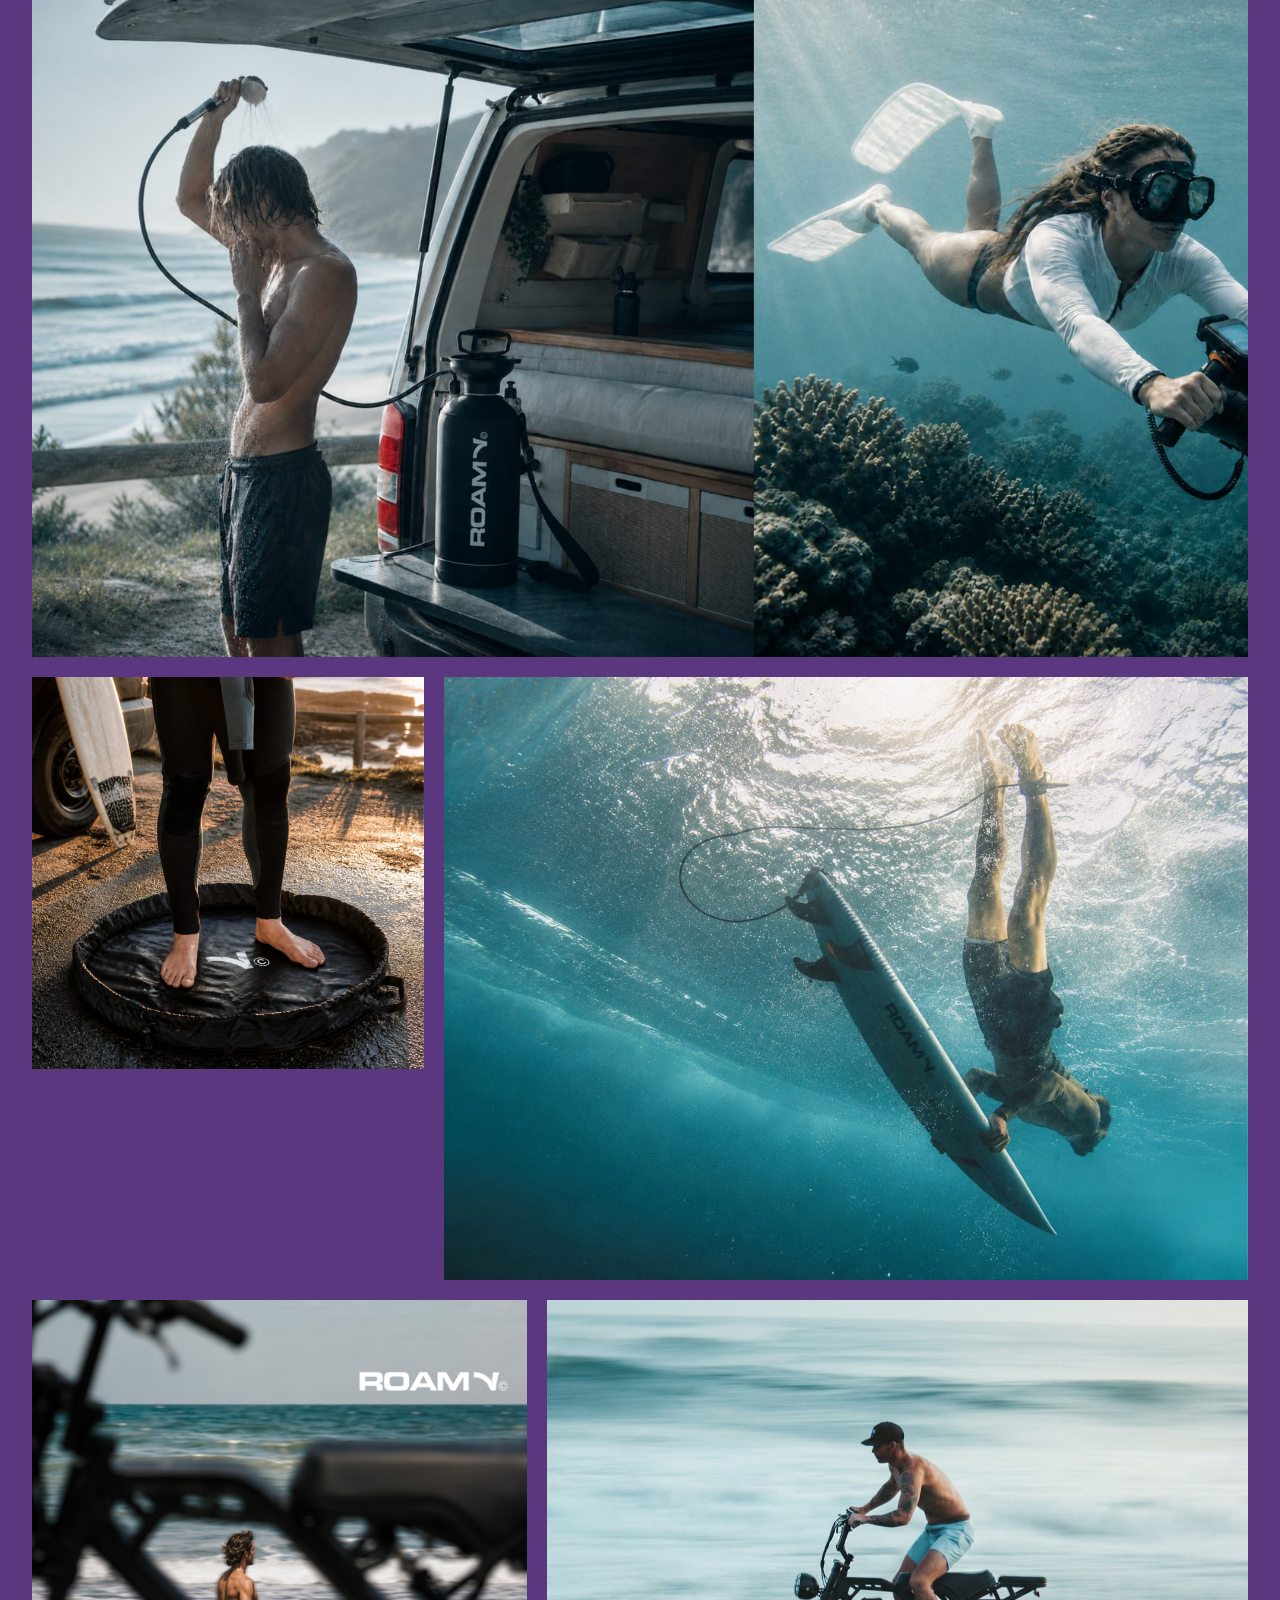
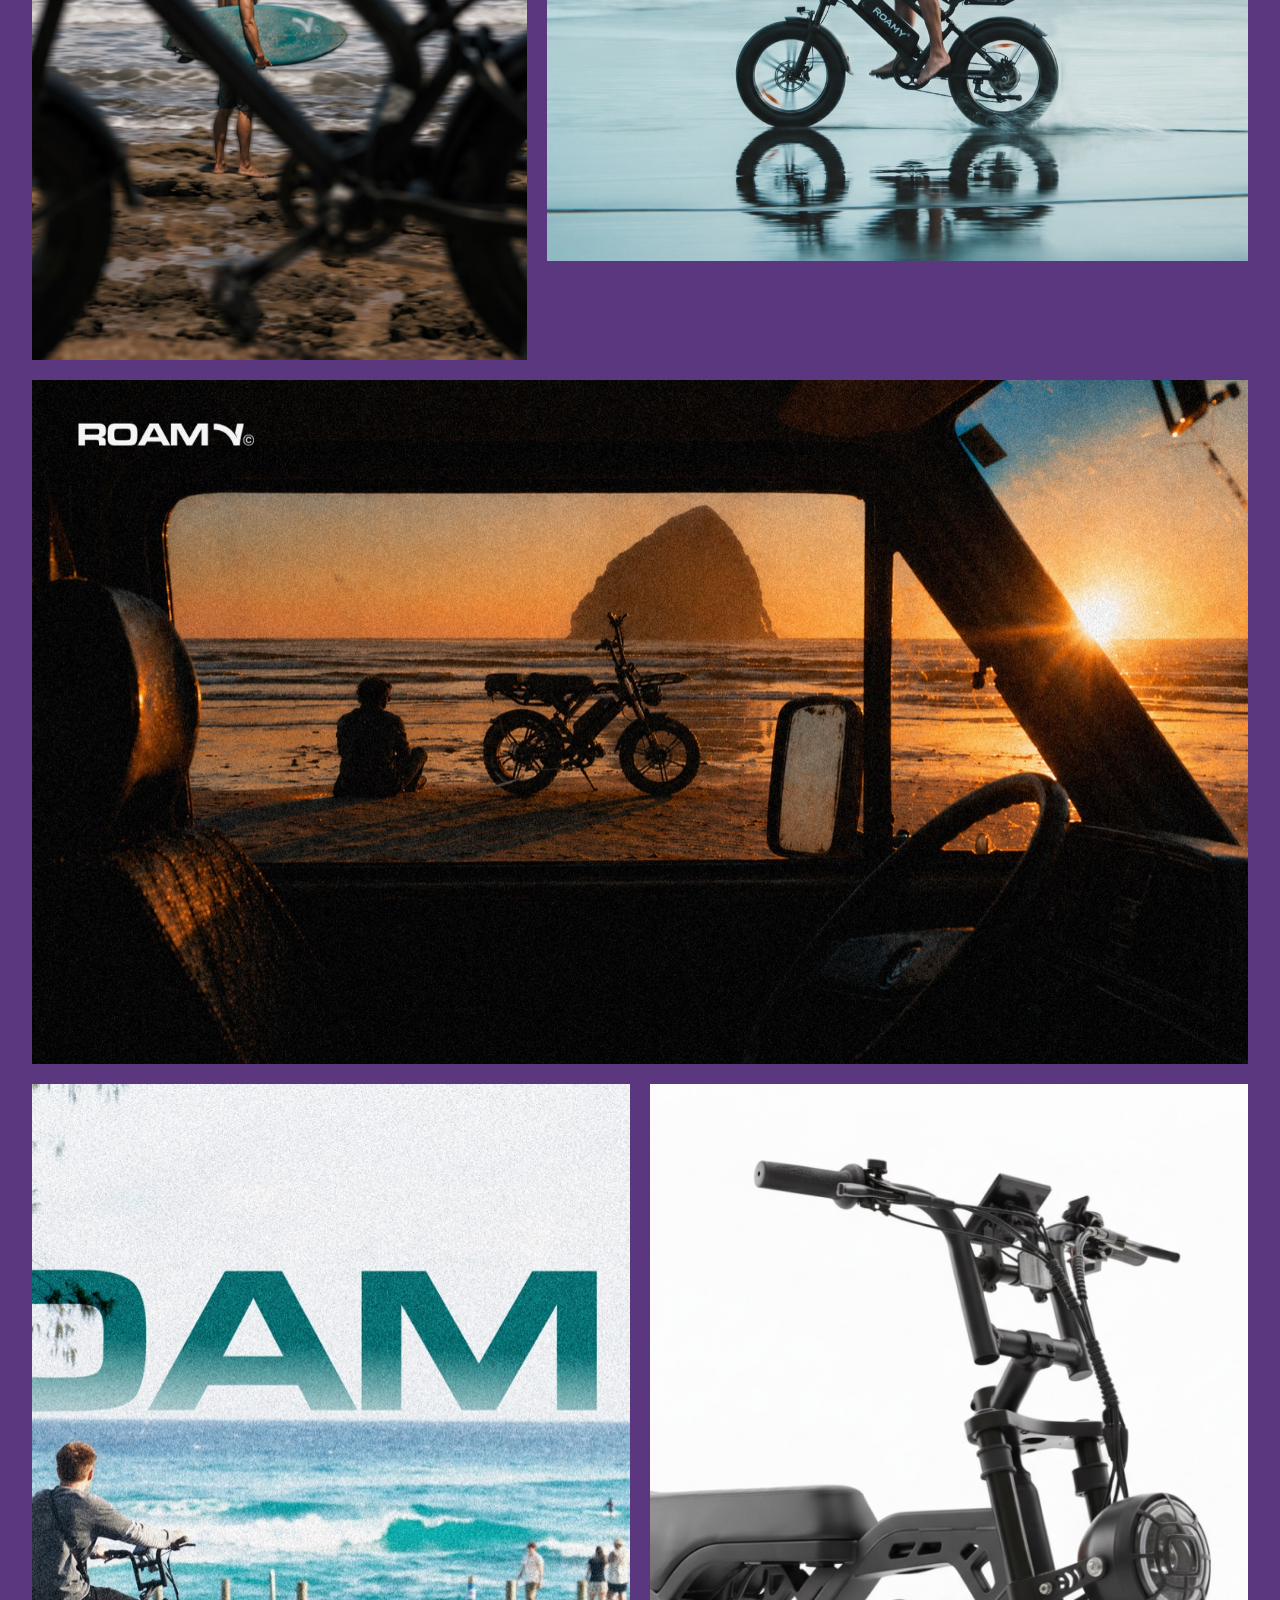
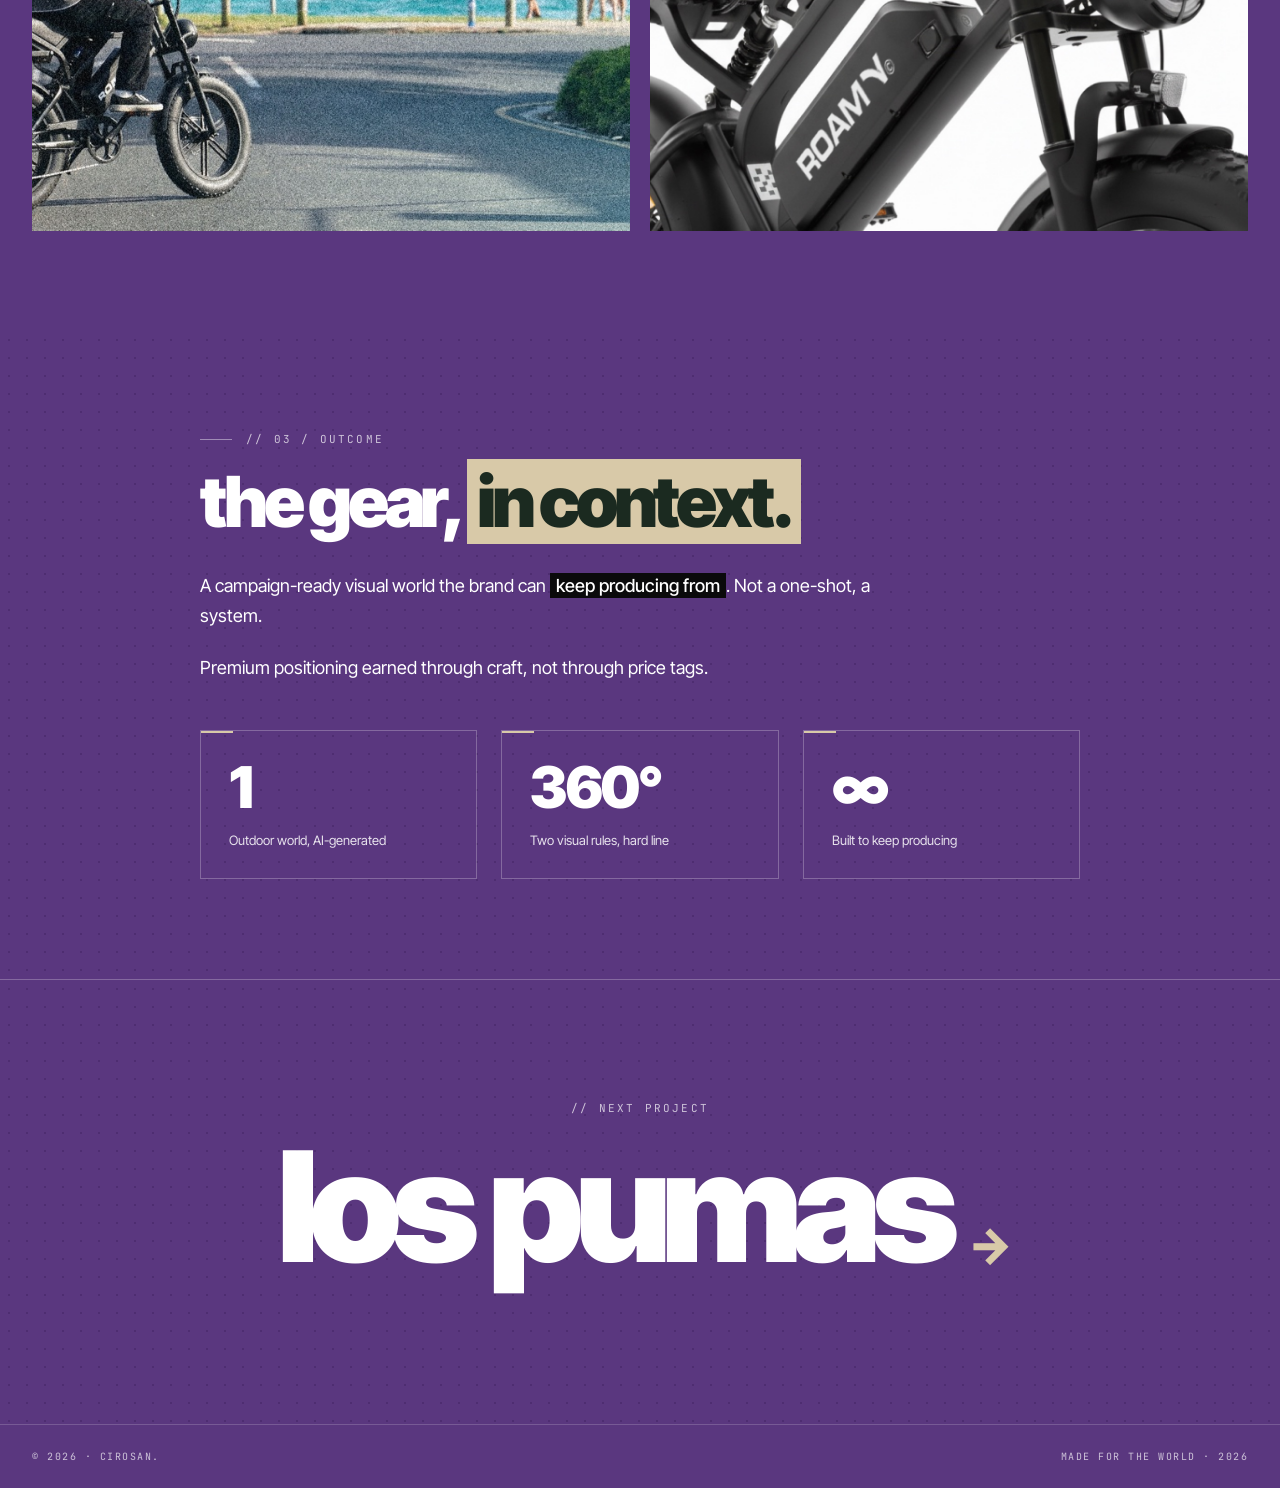
<file: case-roamv.html>
<!DOCTYPE html>
<html lang="en">
<head>
<meta charset="UTF-8">
<meta name="viewport" content="width=device-width, initial-scale=1.0">
<title>Roam V Case Study / cirosan.</title>
<link rel="icon" type="image/png" href="images/favicon.png">
<link rel="preconnect" href="https://fonts.googleapis.com">
<link rel="preconnect" href="https://fonts.gstatic.com" crossorigin>
<link href="https://fonts.googleapis.com/css2?family=Inter+Tight:wght@400;500;700;800;900&family=JetBrains+Mono:wght@400;500&display=swap" rel="stylesheet">
<link rel="stylesheet" href="case.css">
</head>
<body class="case-roamv">


<nav>
  <div class="nav-left">
    <a href="index.html" class="logo"><img src="images/logo-white.png" alt="cirosan."></a>
    <div class="lang-toggle">
      <span class="lang-opt active" data-lang="en">EN</span>
      <span class="lang-sep">|</span>
      <span class="lang-opt" data-lang="es">ES</span>
    </div>
  </div>
  <a href="index.html" class="back" data-i18n="case.back">← All work</a>
</nav>

<section class="case-header">
  <div class="case-breadcrumb" data-i18n="ro.bc">/ Work / <span>Creative Direction</span> / Roam V</div>
  <h1 class="case-title">roam v</h1>
  <div class="case-meta">
    <div class="case-meta-item"><div class="label" data-i18n="case.lblClient">// Client</div><div class="value">Roam V</div></div>
    <div class="case-meta-item"><div class="label" data-i18n="case.lblYear">// Year</div><div class="value">2026</div></div>
    <div class="case-meta-item"><div class="label" data-i18n="case.lblRole">// Role</div><div class="value" data-i18n="ro.role">Creative Direction</div></div>
    <div class="case-meta-item"><div class="label" data-i18n="case.lblCat">// Category</div><div class="value" data-i18n="ro.cat">Mobility / Creative</div></div>
  </div>
</section>

<div class="case-hero-img" data-img="roamv/hero"><span class="ph-label">// ROAMV_01</span></div>

<section class="case-section">
  <div class="case-row">
    <div class="case-row-label" data-i18n="case.l1">// 01 / Context</div>
    <div>
      <h2 class="case-h2" data-i18n="ro.h1">direction for a <em>new ride.</em></h2>
      <div class="case-body">
        <p data-i18n="ro.b1">Roam V needed a clear creative direction to <strong>launch with impact</strong>.</p>
        <p data-i18n="ro.b2">The challenge: define a visual world, not just a logo.</p>
      </div>
    </div>
  </div>
</section>

<section class="case-section dark">
  <div class="case-row">
    <div class="case-row-label" data-i18n="case.l2">// 02 / Approach</div>
    <div>
      <h2 class="case-h2" data-i18n="ro.h2">one <em>vision</em>, every touch.</h2>
      <div class="case-body">
        <p data-i18n="ro.b3">I set the art direction across photography, motion, and layout so everything felt like <strong>one story</strong>.</p>
        <p data-i18n="ro.b4">Consistent rules that keep the brand sharp at any scale.</p>
      </div>
    </div>
  </div>
</section>

<div class="gallery">
  <div class="gallery-img span-6" data-img="roamv/01"><span class="ph-label">// IMG_01</span></div>
  <div class="gallery-img span-6" data-img="roamv/02"><span class="ph-label">// IMG_02</span></div>
  <div class="gallery-img span-12" data-img="roamv/03"><span class="ph-label">// IMG_03</span></div>
  <div class="gallery-img span-4" data-img="roamv/04"><span class="ph-label">// IMG_04</span></div>
  <div class="gallery-img span-8" data-img="roamv/05"><span class="ph-label">// IMG_05</span></div>
  <div class="gallery-img span-5" data-img="roamv/06"><span class="ph-label">// IMG_06</span></div>
  <div class="gallery-img span-7" data-img="roamv/07"><span class="ph-label">// IMG_07</span></div>
  <div class="gallery-img span-12" data-img="roamv/08"><span class="ph-label">// IMG_08</span></div>
  <div class="gallery-img span-6" data-img="roamv/09"><span class="ph-label">// IMG_09</span></div>
  <div class="gallery-img span-6" data-img="roamv/10"><span class="ph-label">// IMG_10</span></div>
</div>

<section class="case-section">
  <div class="case-row">
    <div class="case-row-label" data-i18n="case.l3">// 03 / Outcome</div>
    <div>
      <h2 class="case-h2" data-i18n="ro.h3">a world, <em>built.</em></h2>
      <div class="case-body">
        <p data-i18n="ro.b5">Roam V now has a <strong>creative system</strong> that any team can run with.</p>
        <p data-i18n="ro.b6">Direction that holds the brand together across every channel.</p>
      </div>
      <div class="results-grid">
        <div class="result-card"><div class="result-num">1</div><div class="result-label" data-i18n="ro.r1">Cohesive visual world</div></div>
        <div class="result-card"><div class="result-num">360°</div><div class="result-label" data-i18n="ro.r2">Direction across channels</div></div>
        <div class="result-card"><div class="result-num">∞</div><div class="result-label" data-i18n="ro.r3">Consistency at scale</div></div>
      </div>
    </div>
  </div>
</section>

<section class="next-project">
  <div class="next-pre" data-i18n="case.next">// Next project</div>
  <h2 class="next-title"><a href="case-lospumas.html">los pumas <span class="next-arrow">→</span></a></h2>
</section>

<footer class="main">
  <div>© 2026 · cirosan.</div>
  <div data-i18n="footer.built">Made for the world · 2026</div>
</footer>

<script src="i18n.js"></script>
</body>
</html>
</file>
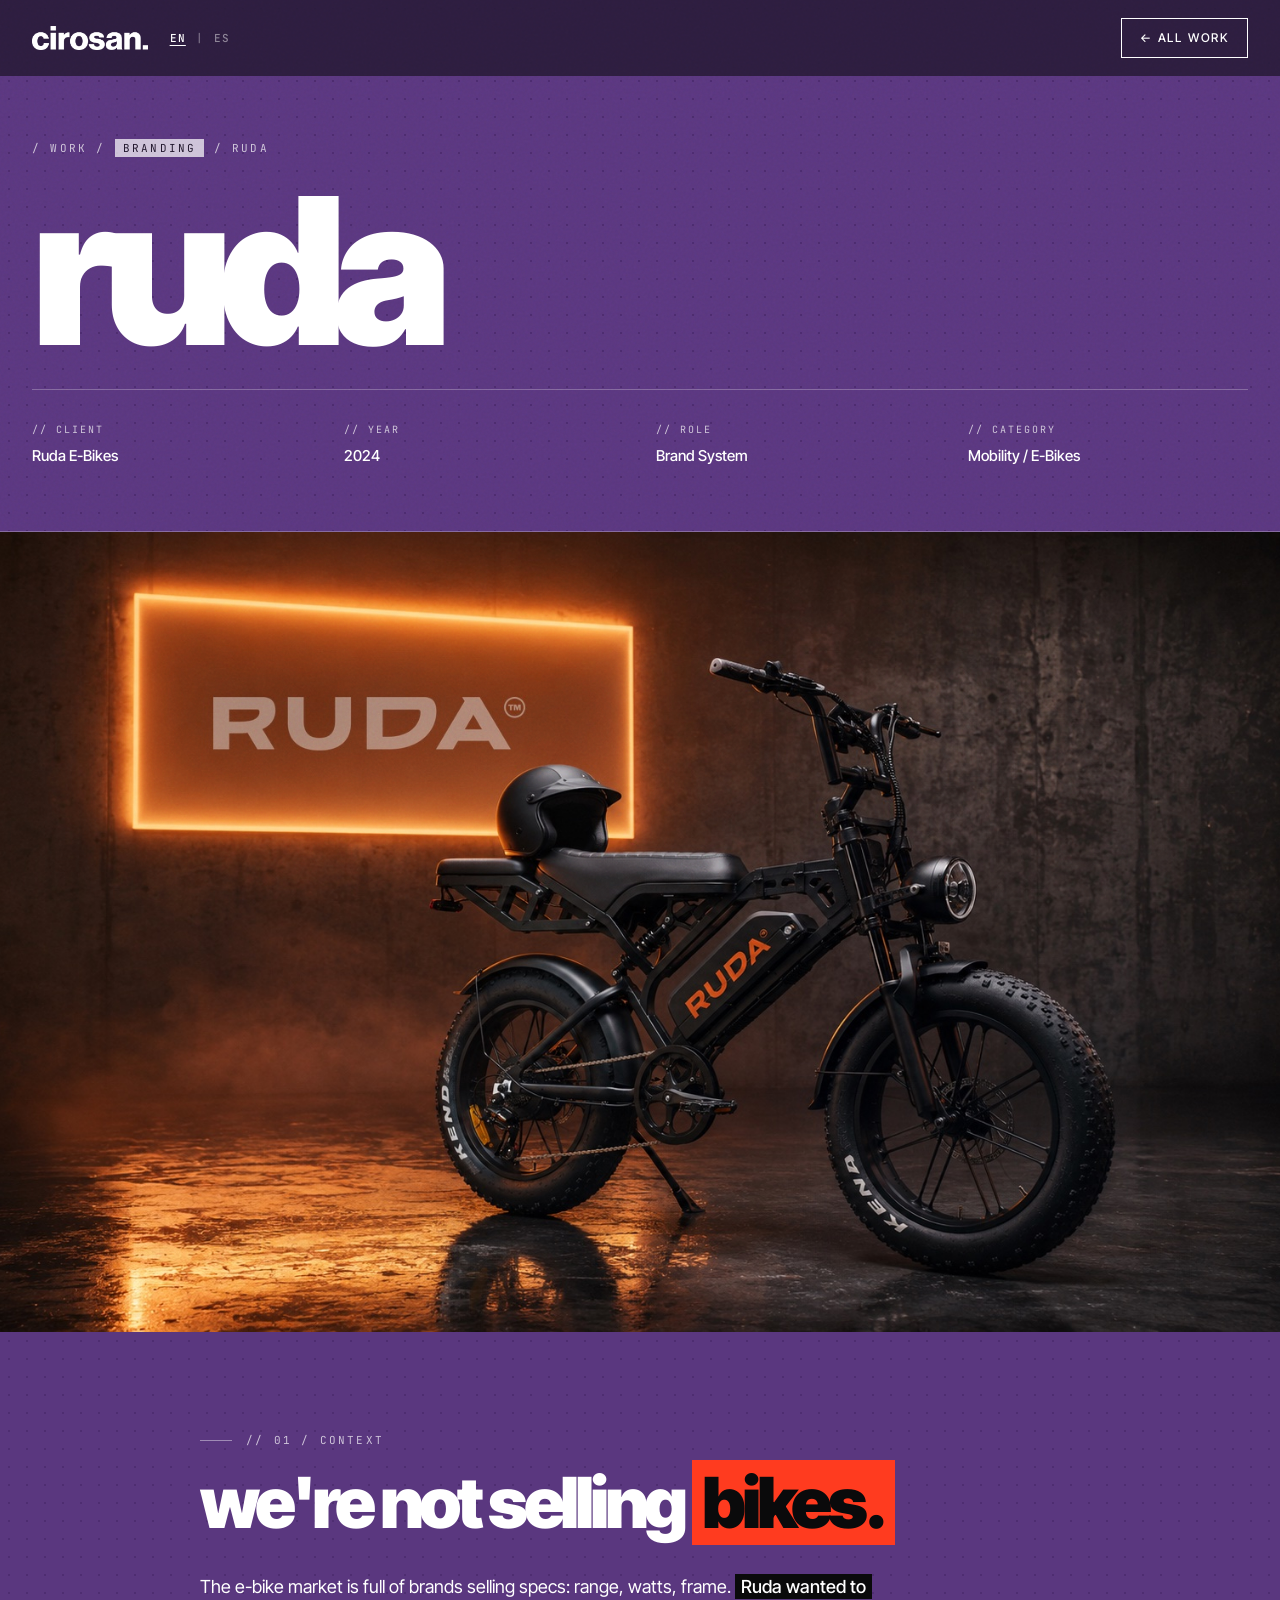
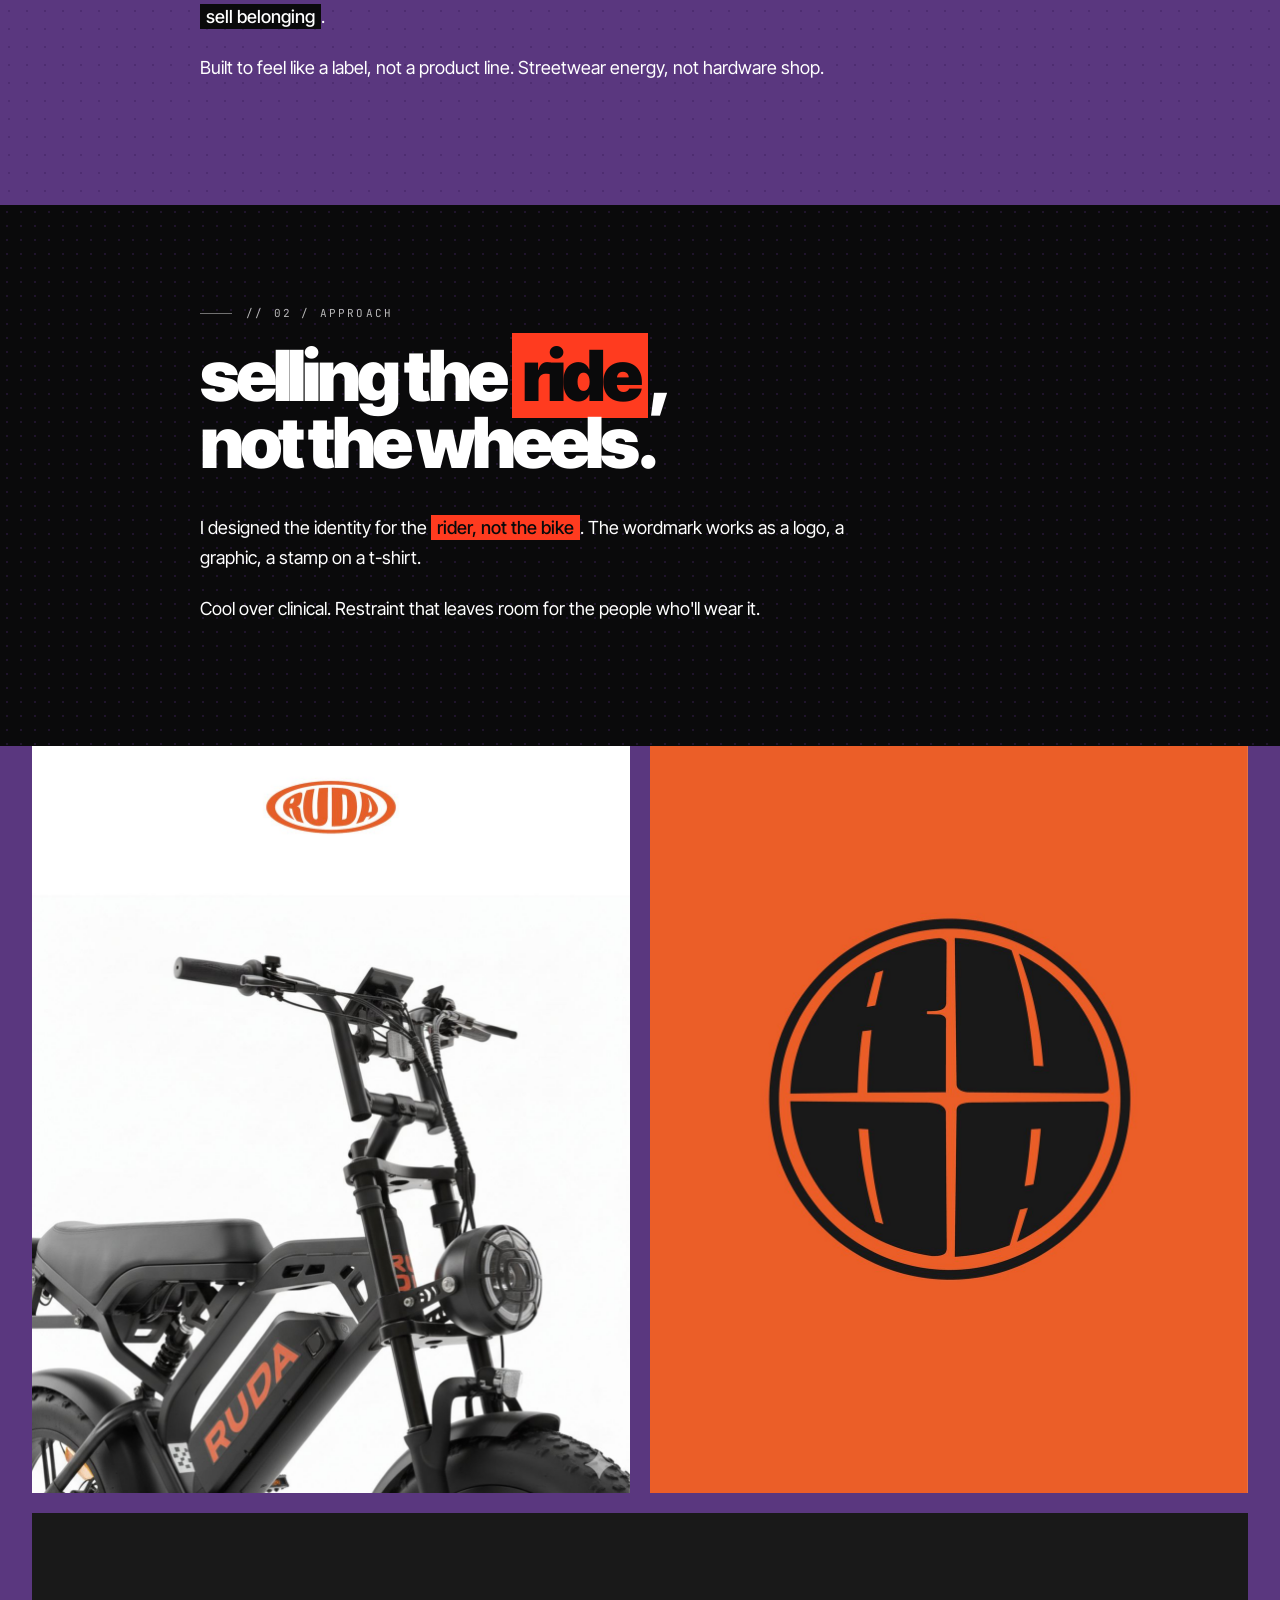
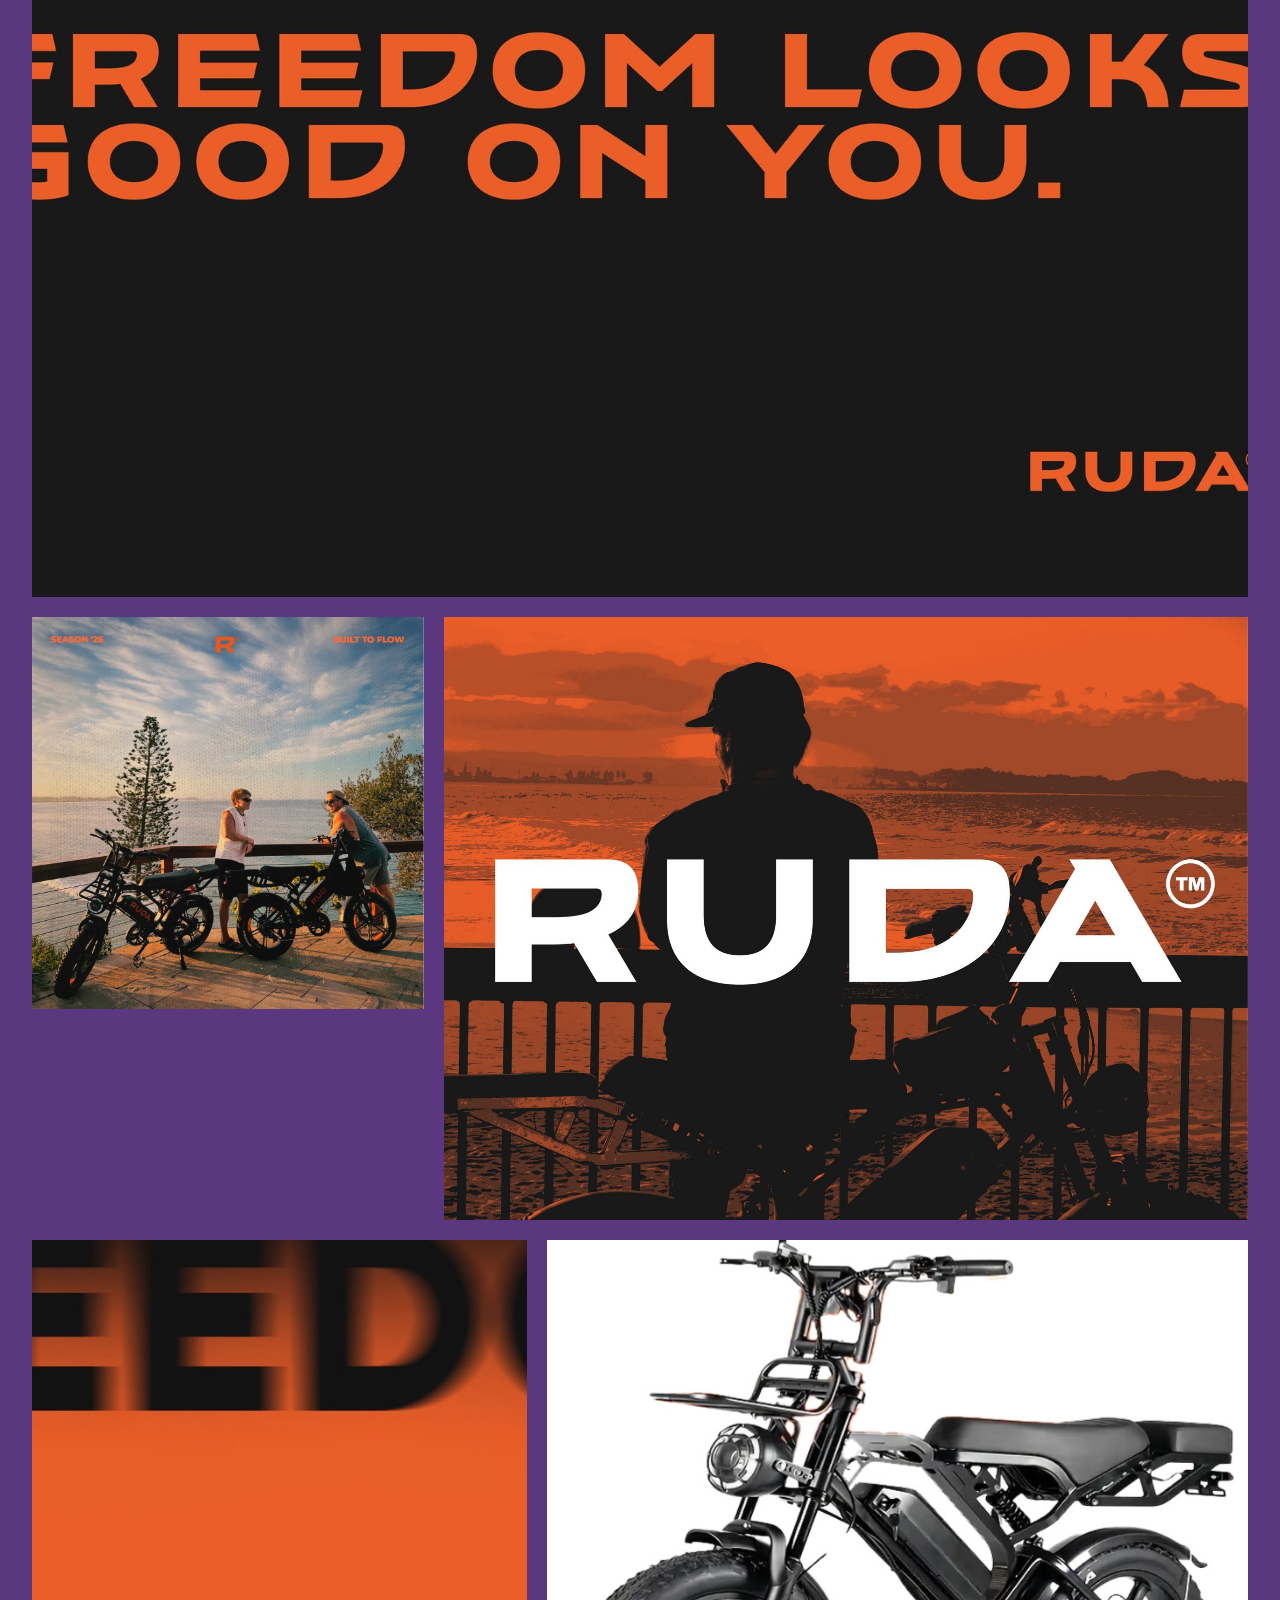
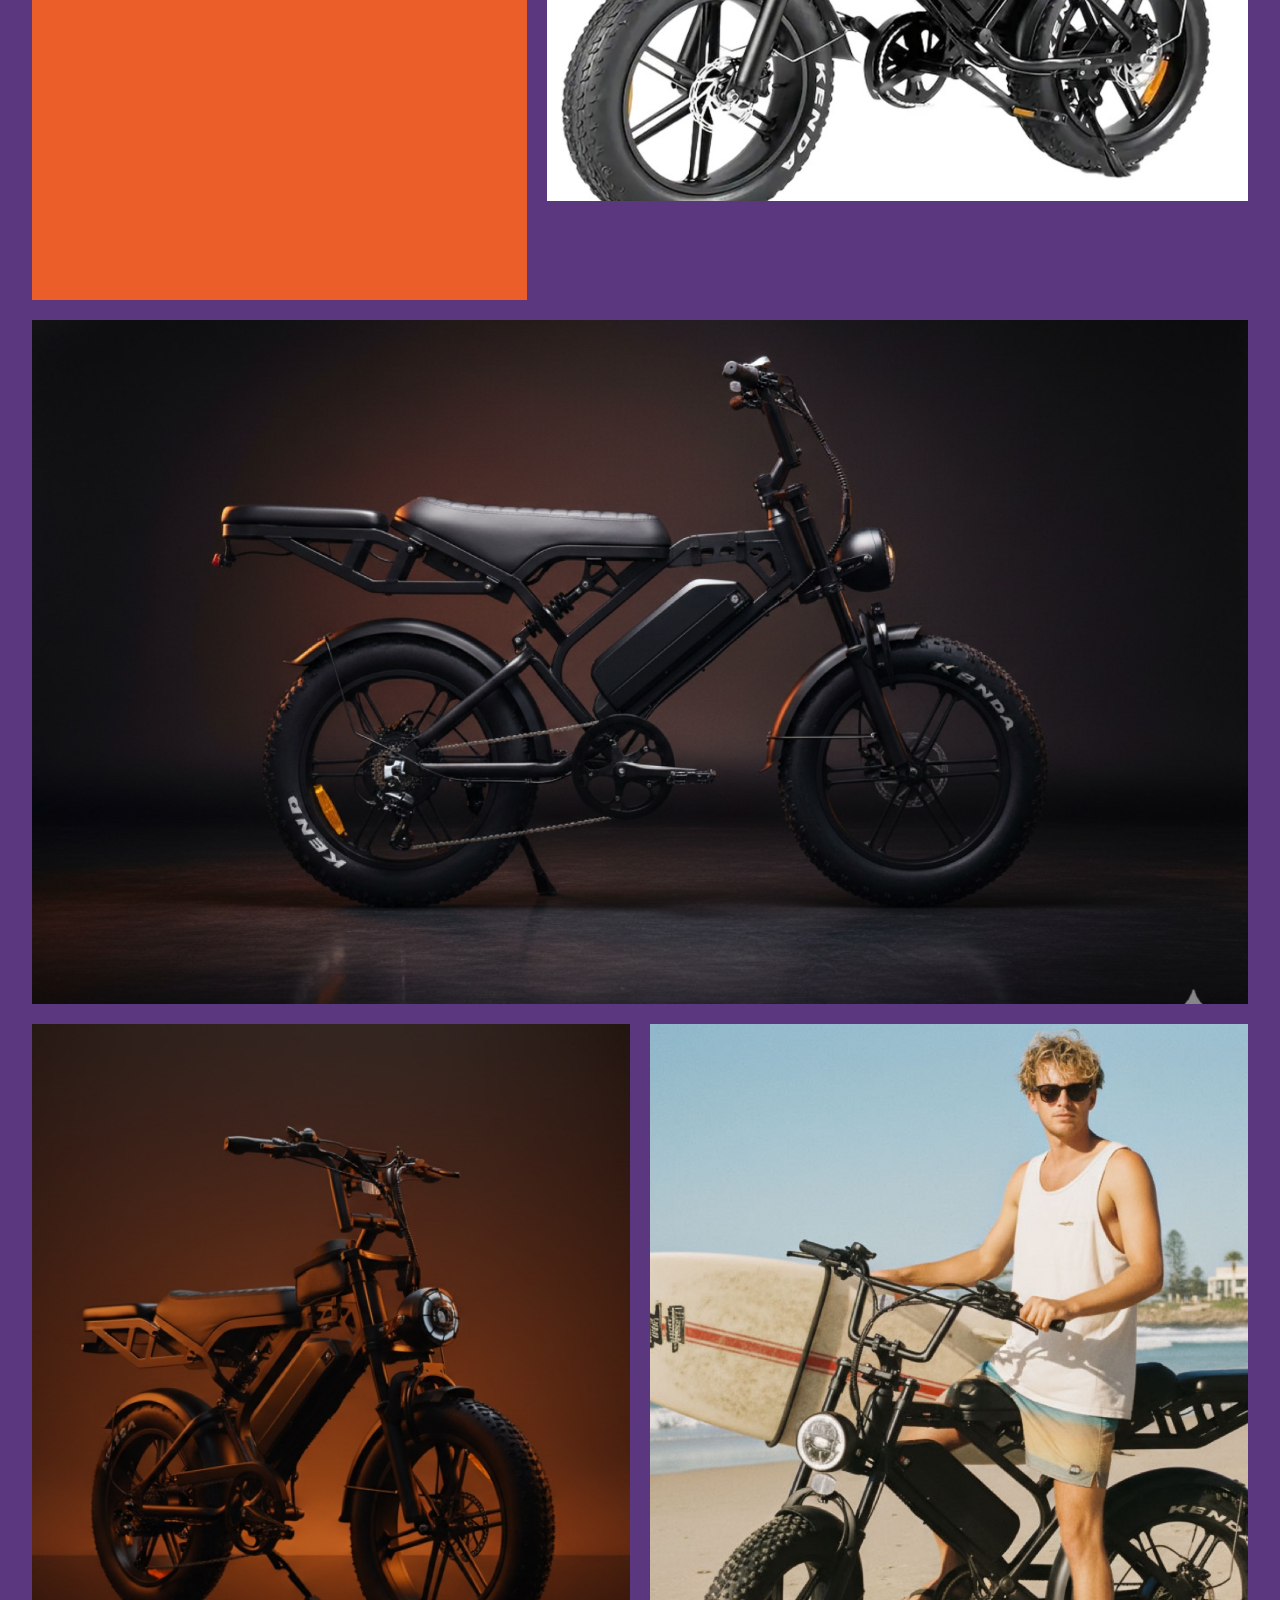
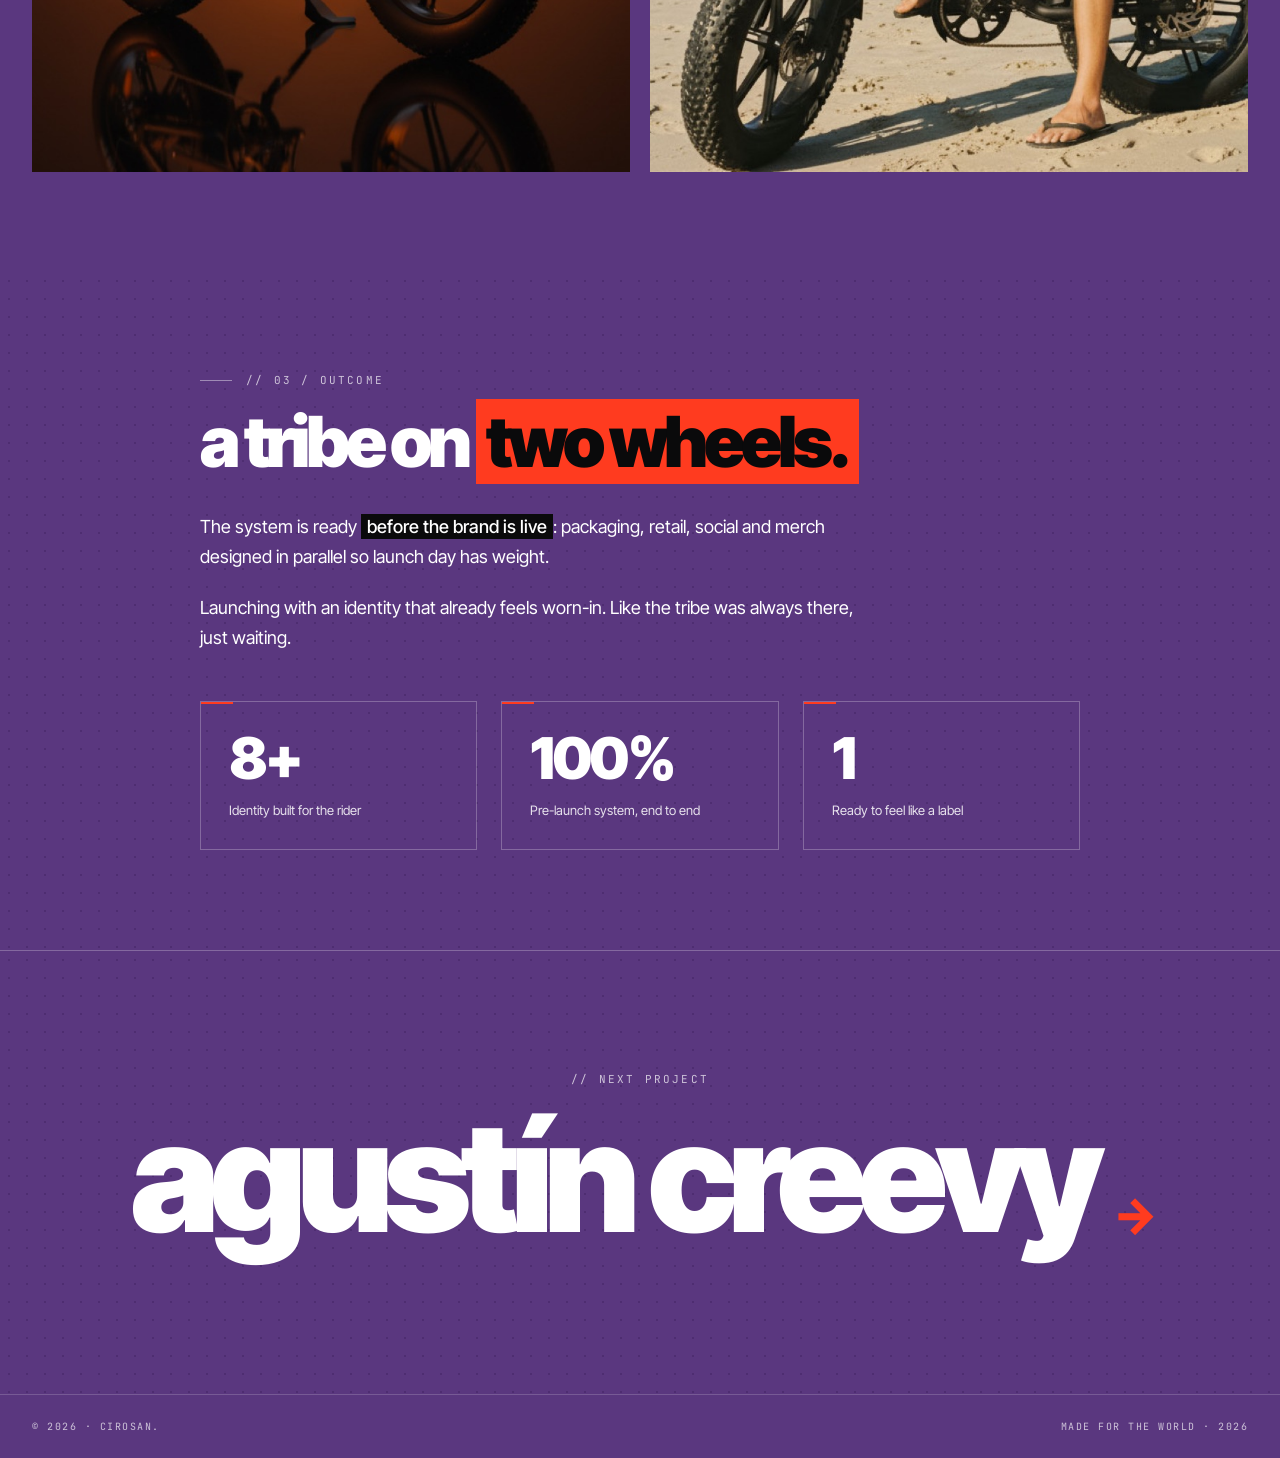
<file: case-ruda.html>
<!DOCTYPE html>
<html lang="en">
<head>
<meta charset="UTF-8">
<meta name="viewport" content="width=device-width, initial-scale=1.0">
<title>Ruda Case Study / cirosan.</title>
<link rel="icon" type="image/png" href="images/favicon.png">
<link rel="preconnect" href="https://fonts.googleapis.com">
<link rel="preconnect" href="https://fonts.gstatic.com" crossorigin>
<link href="https://fonts.googleapis.com/css2?family=Inter+Tight:wght@400;500;700;800;900&family=JetBrains+Mono:wght@400;500&display=swap" rel="stylesheet">
<link rel="stylesheet" href="case.css">
</head>
<body class="case-ruda">


<nav>
  <div class="nav-left">
    <a href="index.html" class="logo"><img src="images/logo-white.png" alt="cirosan."></a>
    <div class="lang-toggle">
      <span class="lang-opt active" data-lang="en">EN</span>
      <span class="lang-sep">|</span>
      <span class="lang-opt" data-lang="es">ES</span>
    </div>
  </div>
  <a href="index.html" class="back" data-i18n="case.back">← All work</a>
</nav>

<section class="case-header">
  <div class="case-breadcrumb" data-i18n="ru.bc">/ Work / <span>Branding</span> / Ruda</div>
  <h1 class="case-title">ruda</h1>
  <div class="case-meta">
    <div class="case-meta-item"><div class="label" data-i18n="case.lblClient">// Client</div><div class="value">Ruda E-Bikes</div></div>
    <div class="case-meta-item"><div class="label" data-i18n="case.lblYear">// Year</div><div class="value">2024</div></div>
    <div class="case-meta-item"><div class="label" data-i18n="case.lblRole">// Role</div><div class="value" data-i18n="ru.role">Brand System</div></div>
    <div class="case-meta-item"><div class="label" data-i18n="case.lblCat">// Category</div><div class="value" data-i18n="ru.cat">Mobility / E-Bikes</div></div>
  </div>
</section>

<div class="case-hero-img" data-img="ruda/hero"><span class="ph-label">// RUDA_01</span></div>

<section class="case-section">
  <div class="case-row">
    <div class="case-row-label" data-i18n="case.l1">// 01 / Context</div>
    <div>
      <h2 class="case-h2" data-i18n="ru.h1">mobility with <em>attitude.</em></h2>
      <div class="case-body">
        <p data-i18n="ru.b1">Ruda entered a crowded e-bike market where most brands looked <strong>clinical and interchangeable</strong>. The challenge was to stand out without losing trust.</p>
        <p data-i18n="ru.b2">It needed a system that felt energetic and urban, built to scale across product, retail, and digital from day one.</p>
      </div>
    </div>
  </div>
</section>

<section class="case-section dark">
  <div class="case-row">
    <div class="case-row-label" data-i18n="case.l2">// 02 / Approach</div>
    <div>
      <h2 class="case-h2" data-i18n="ru.h2">a system <em>built to move.</em></h2>
      <div class="case-body">
        <p data-i18n="ru.b3">I designed a flexible identity: a confident wordmark, a <strong>bold color story</strong>, and a modular layout system that works from a sticker to a storefront.</p>
        <p data-i18n="ru.b4">Every element was made to feel fast, clean, and unmistakably Ruda.</p>
      </div>
    </div>
  </div>
</section>

<div class="gallery">
  <div class="gallery-img span-6" data-img="ruda/01"><span class="ph-label">// IMG_01</span></div>
  <div class="gallery-img span-6" data-img="ruda/02"><span class="ph-label">// IMG_02</span></div>
  <div class="gallery-img span-12" data-img="ruda/03"><span class="ph-label">// IMG_03</span></div>
  <div class="gallery-img span-4" data-img="ruda/04"><span class="ph-label">// IMG_04</span></div>
  <div class="gallery-img span-8" data-img="ruda/05"><span class="ph-label">// IMG_05</span></div>
  <div class="gallery-img span-5" data-img="ruda/06"><span class="ph-label">// IMG_06</span></div>
  <div class="gallery-img span-7" data-img="ruda/07"><span class="ph-label">// IMG_07</span></div>
  <div class="gallery-img span-12" data-img="ruda/08"><span class="ph-label">// IMG_08</span></div>
  <div class="gallery-img span-6" data-img="ruda/09"><span class="ph-label">// IMG_09</span></div>
  <div class="gallery-img span-6" data-img="ruda/10"><span class="ph-label">// IMG_10</span></div>
</div>

<section class="case-section">
  <div class="case-row">
    <div class="case-row-label" data-i18n="case.l3">// 03 / Outcome</div>
    <div>
      <h2 class="case-h2" data-i18n="ru.h3">a brand that <em>rides.</em></h2>
      <div class="case-body">
        <p data-i18n="ru.b5">From packaging to social, Ruda now has a <strong>consistent, ownable presence</strong> that scales with the product line.</p>
        <p data-i18n="ru.b6">A visual system that turns a commodity into a brand people remember.</p>
      </div>
      <div class="results-grid">
        <div class="result-card"><div class="result-num">8+</div><div class="result-label" data-i18n="ru.r1">Touchpoints across product and retail</div></div>
        <div class="result-card"><div class="result-num">100%</div><div class="result-label" data-i18n="ru.r2">Modular, scalable system</div></div>
        <div class="result-card"><div class="result-num">1</div><div class="result-label" data-i18n="ru.r3">Cohesive brand voice</div></div>
      </div>
    </div>
  </div>
</section>

<section class="next-project">
  <div class="next-pre" data-i18n="case.next">// Next project</div>
  <h2 class="next-title"><a href="case-agustin-creevy.html">agustín creevy <span class="next-arrow">→</span></a></h2>
</section>

<footer class="main">
  <div>© 2026 · cirosan.</div>
  <div data-i18n="footer.built">Made for the world · 2026</div>
</footer>

<script src="i18n.js"></script>
</body>
</html>
</file>
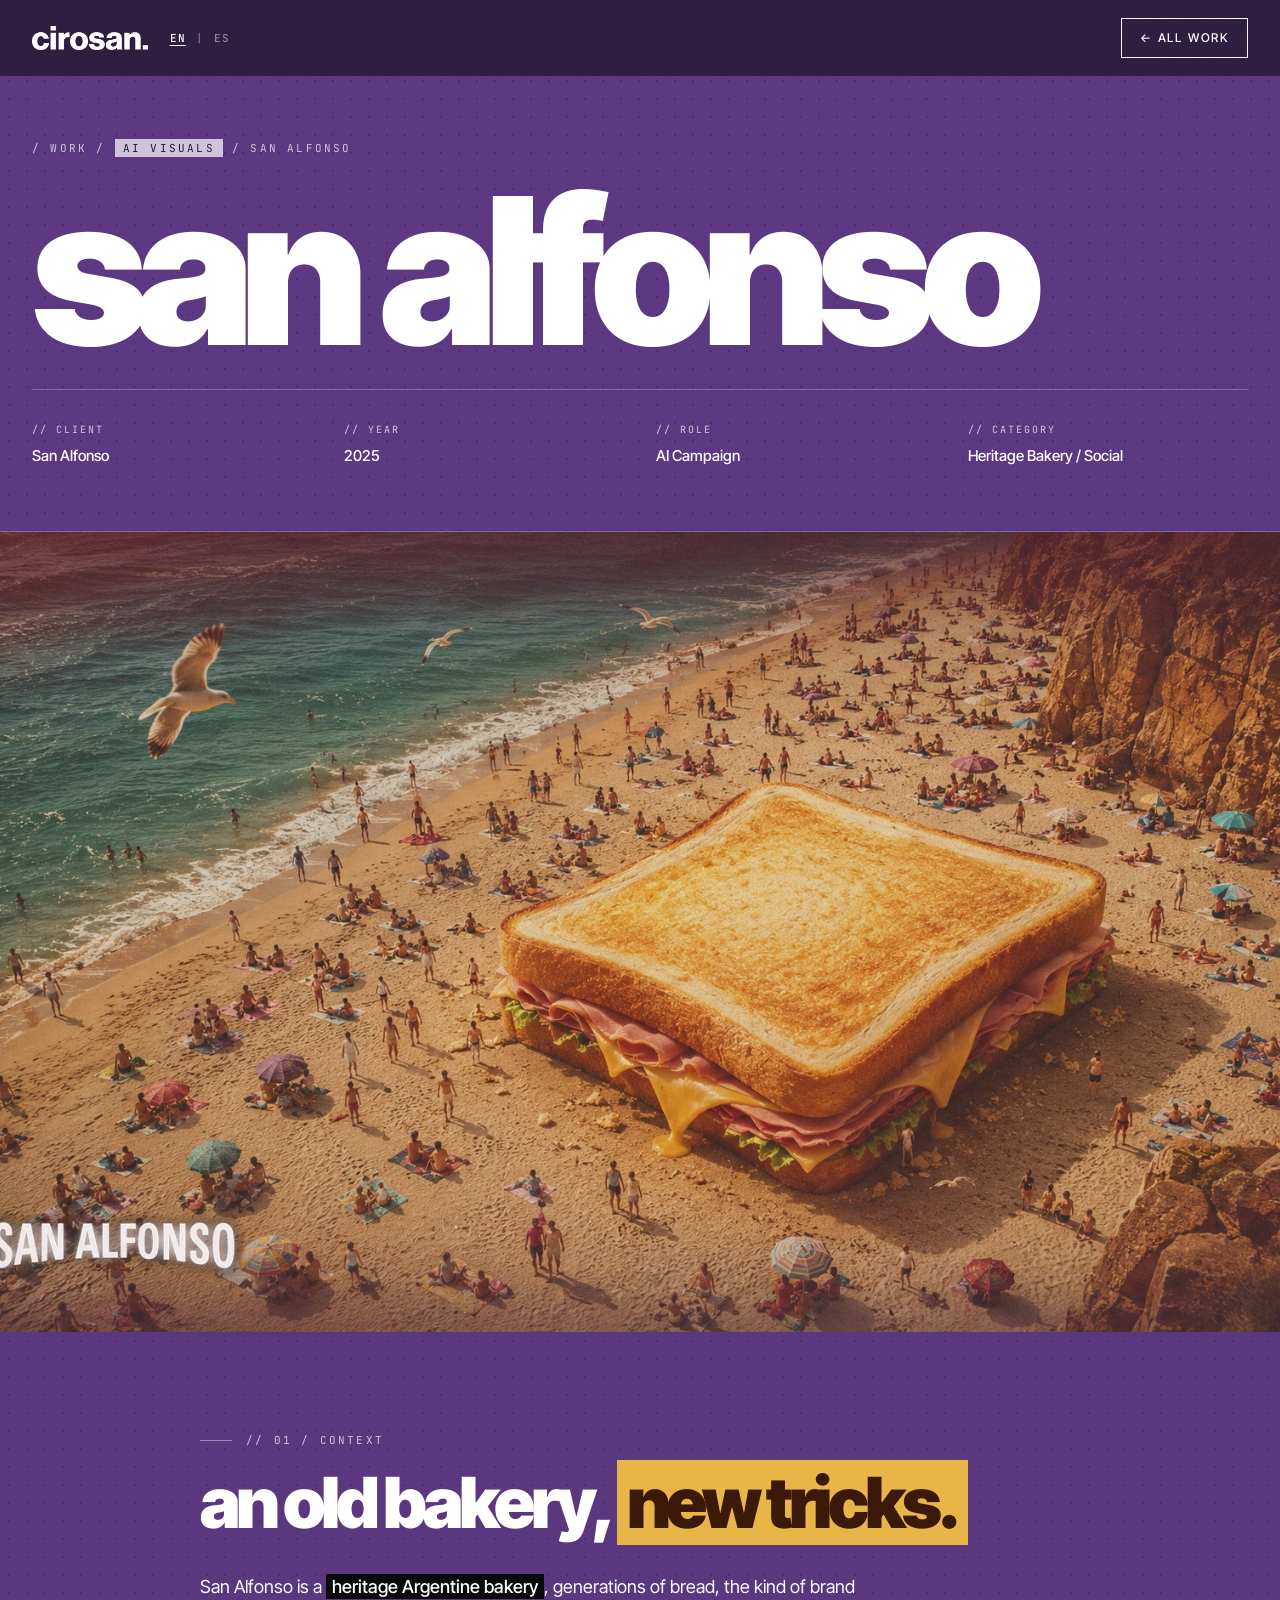
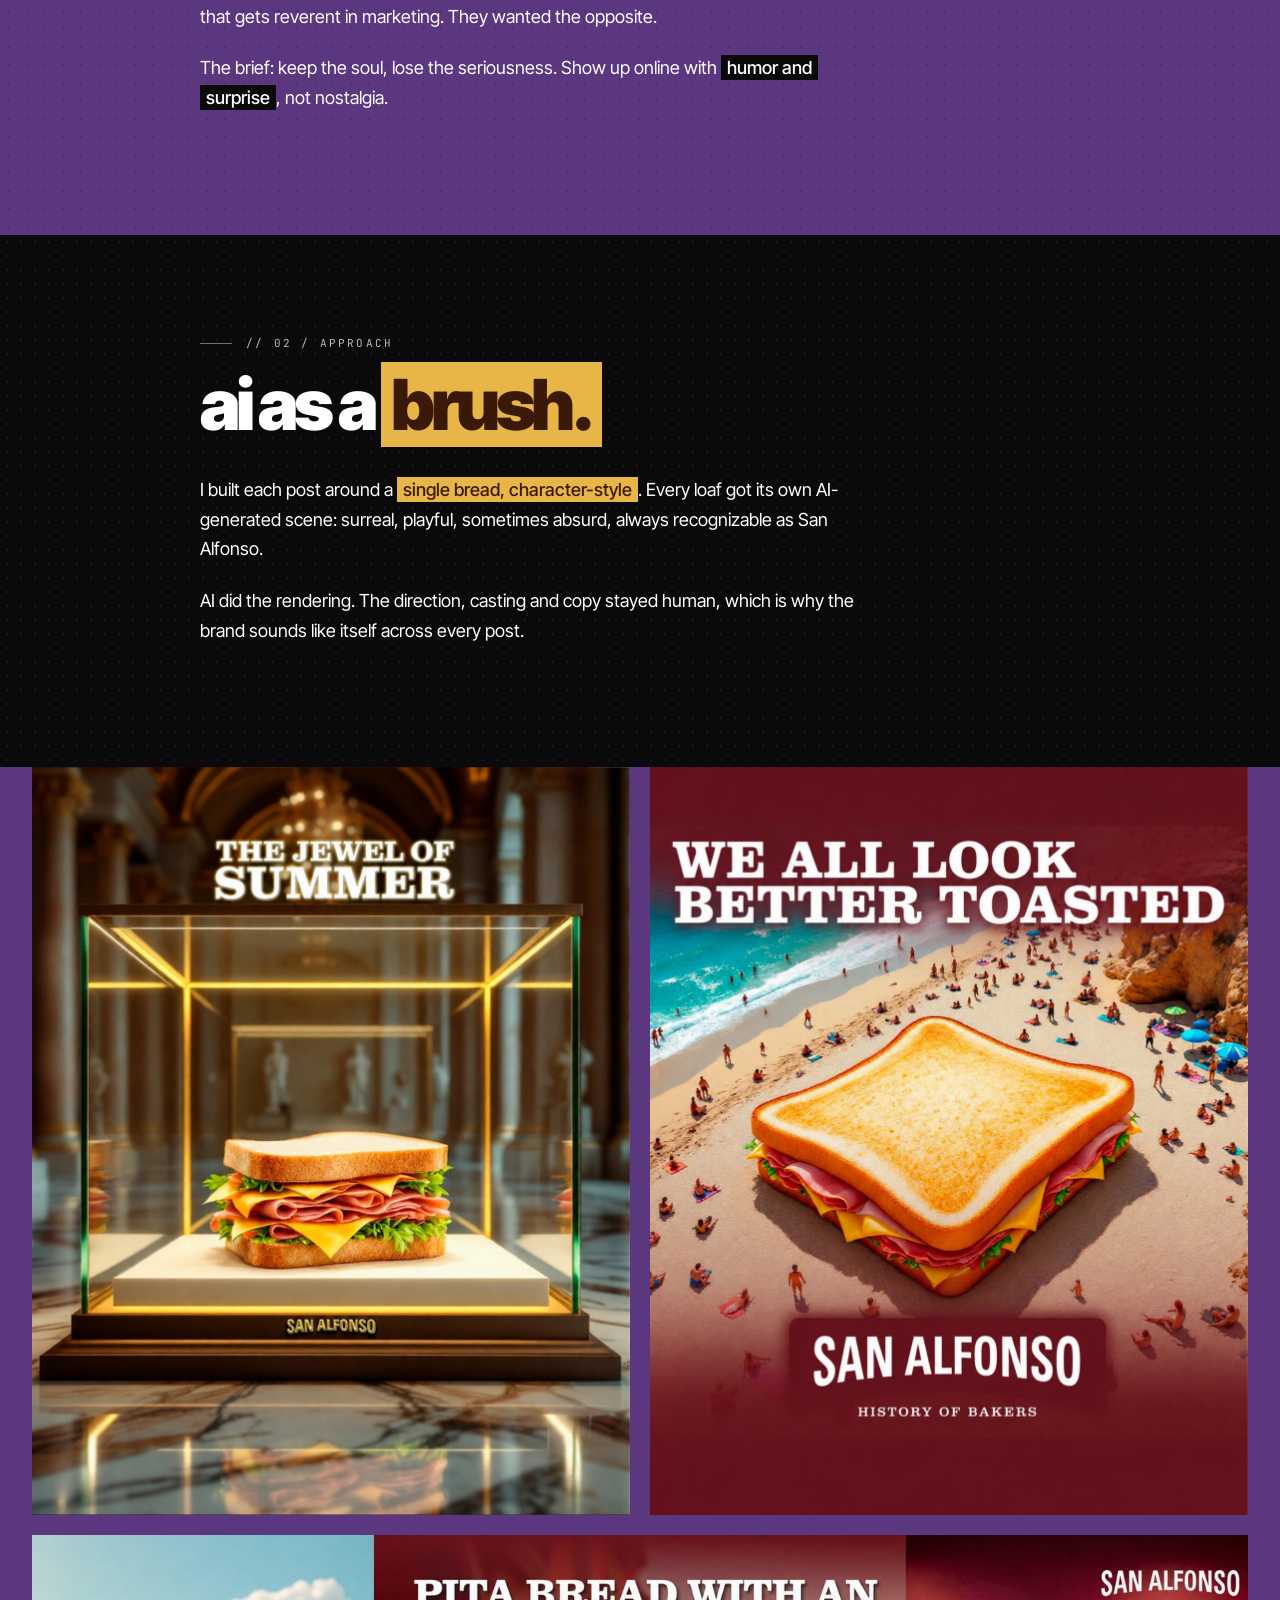
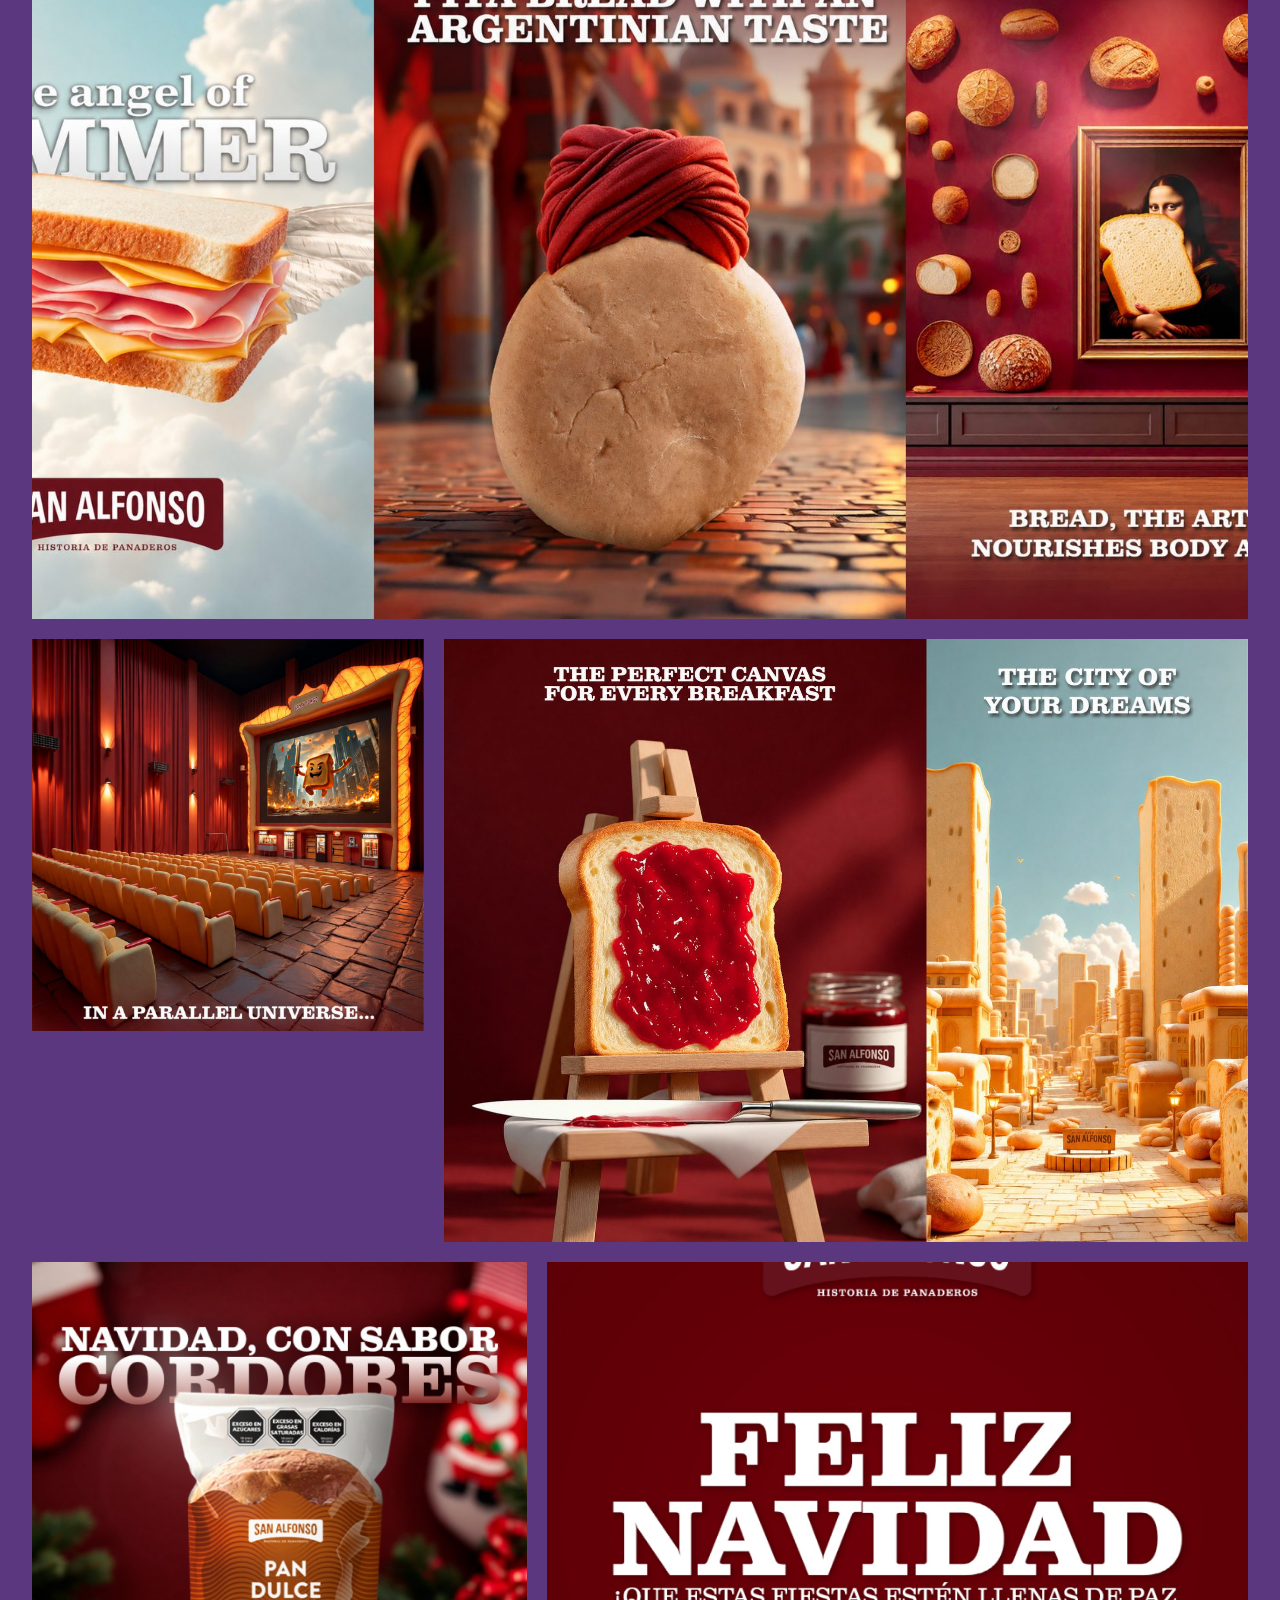
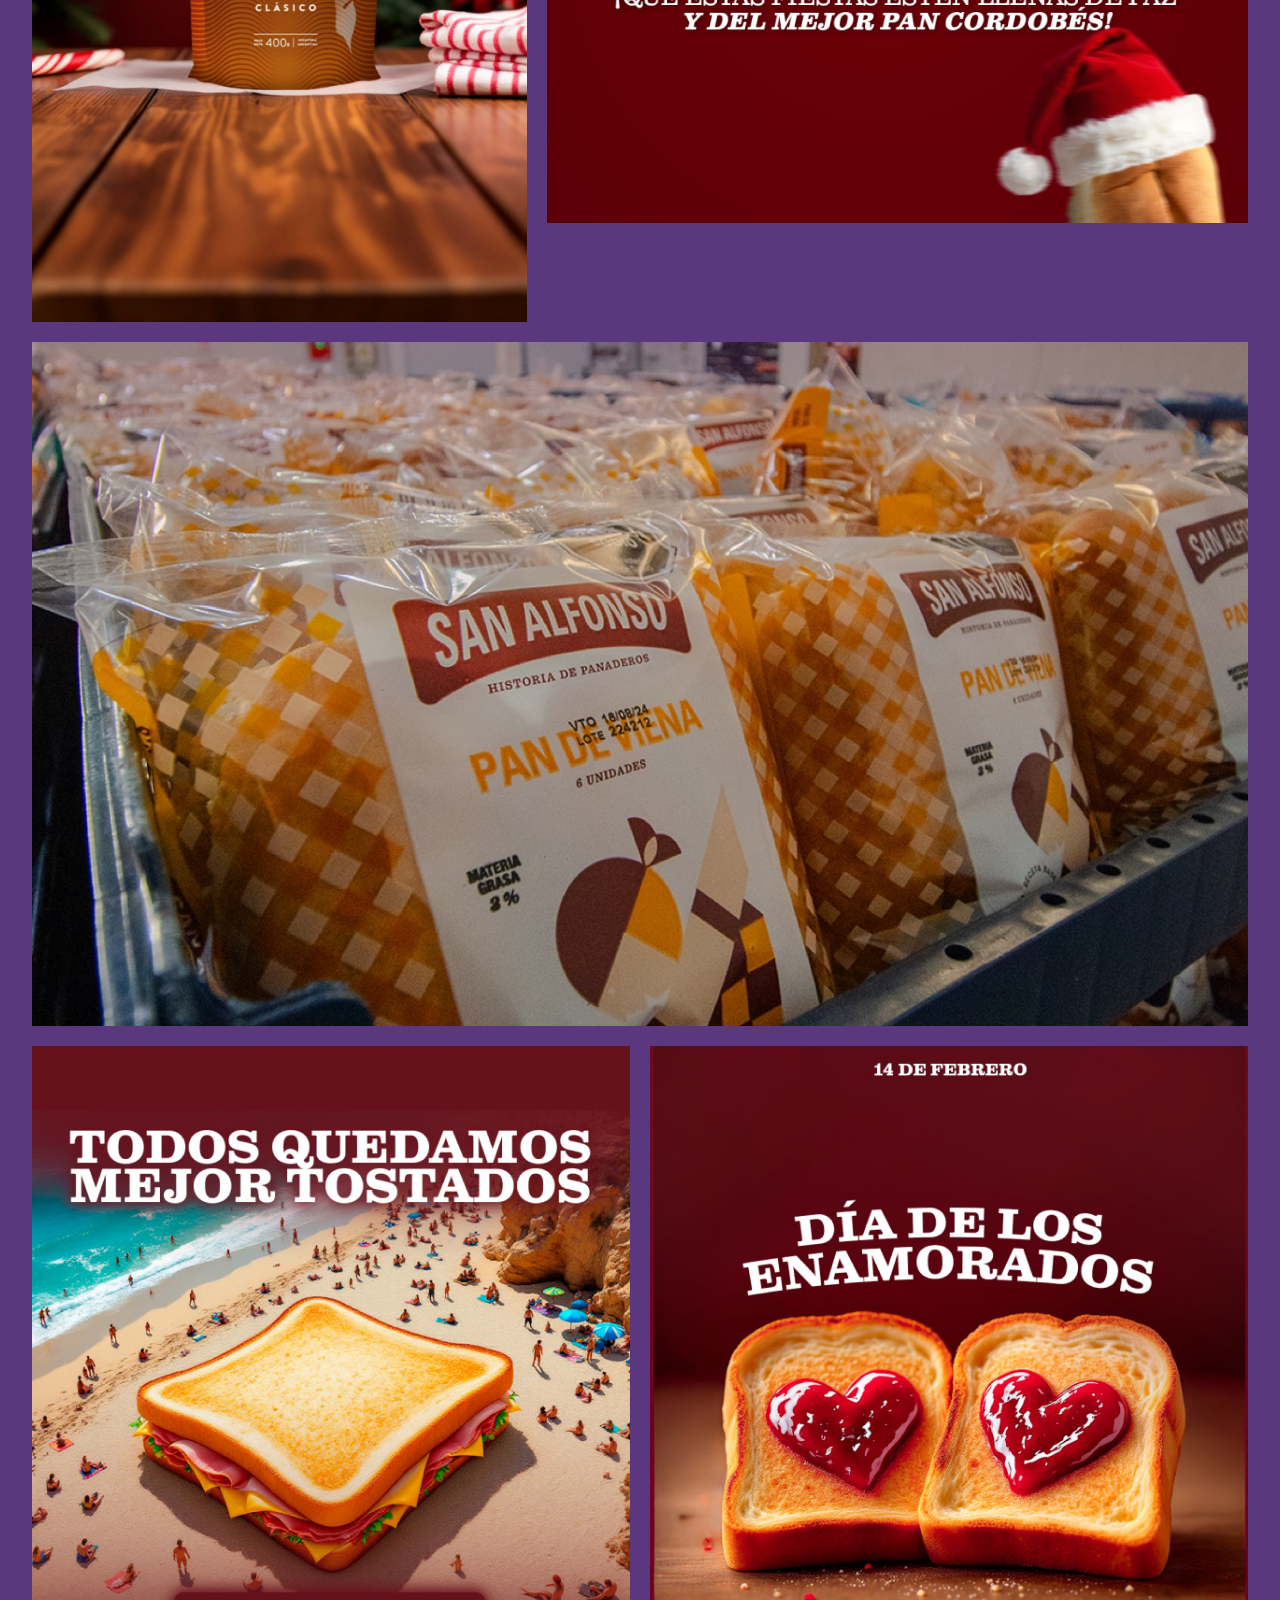
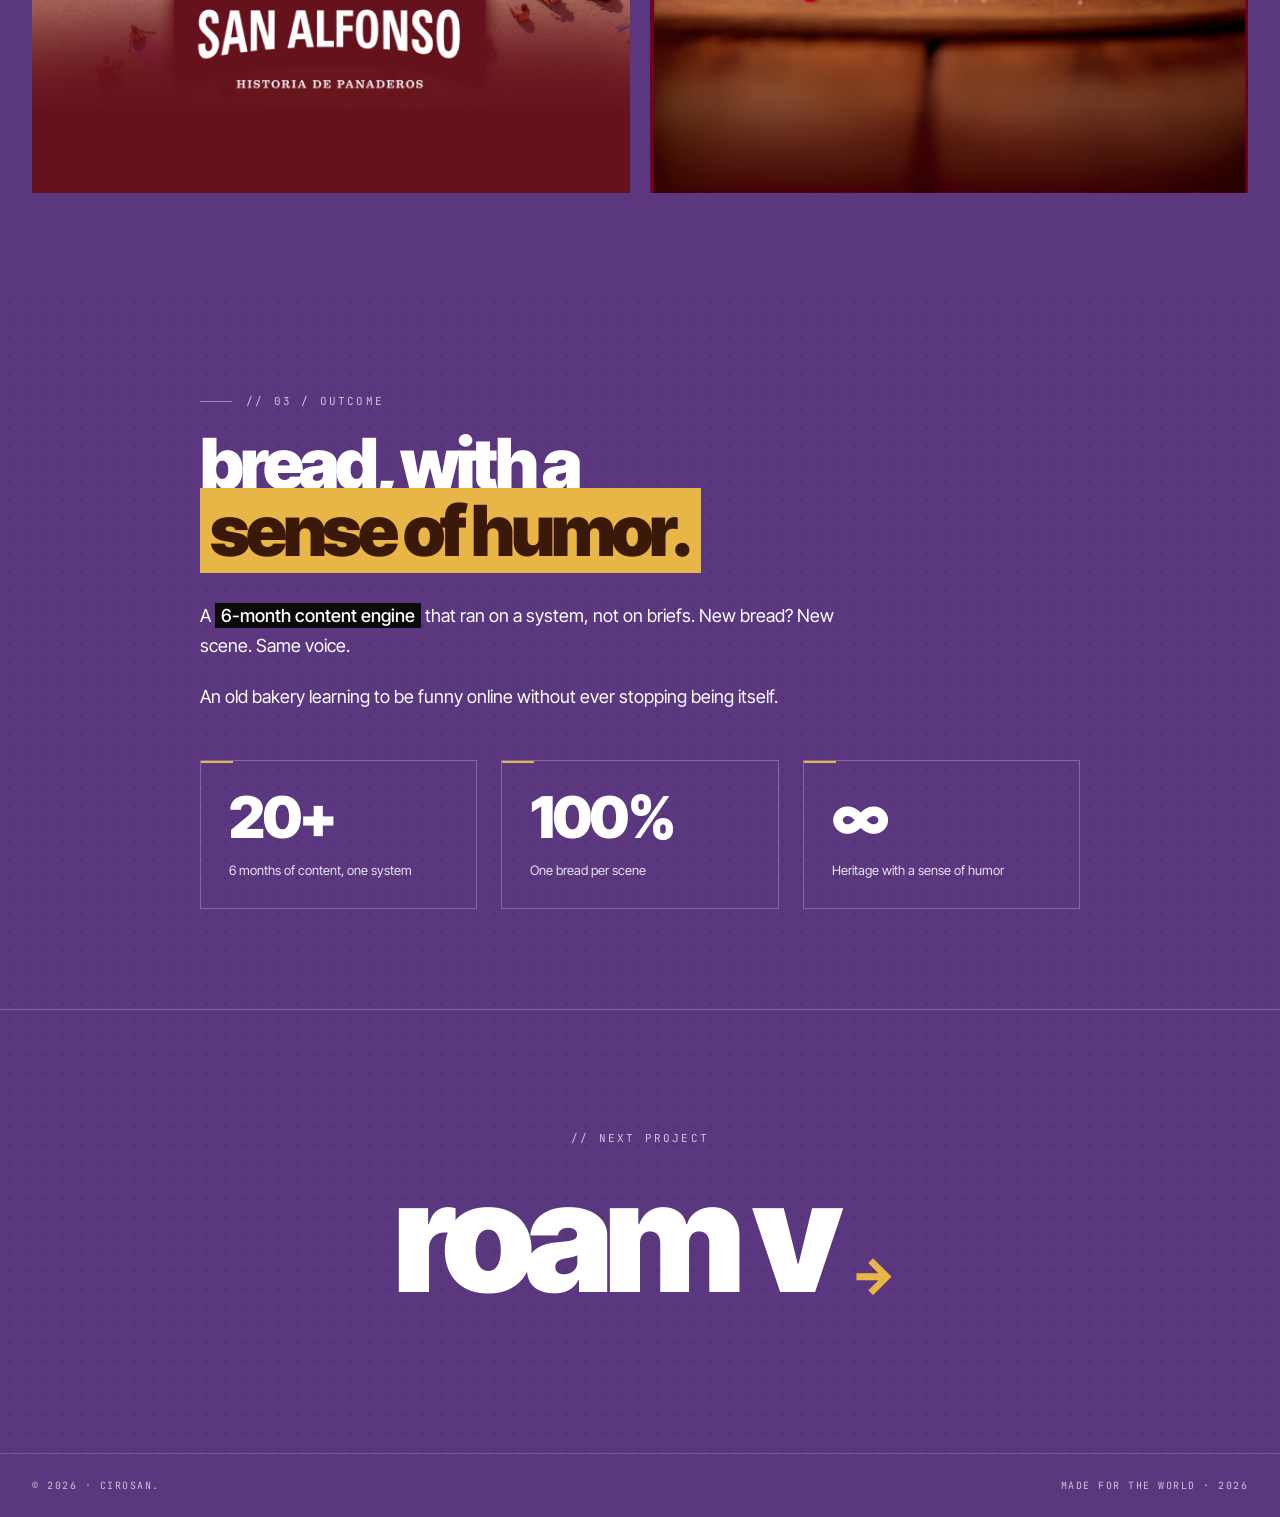
<file: case-san-alfonso.html>
<!DOCTYPE html>
<html lang="en">
<head>
<meta charset="UTF-8">
<meta name="viewport" content="width=device-width, initial-scale=1.0">
<title>San Alfonso Case Study / cirosan.</title>
<link rel="icon" type="image/png" href="images/favicon.png">
<link rel="preconnect" href="https://fonts.googleapis.com">
<link rel="preconnect" href="https://fonts.gstatic.com" crossorigin>
<link href="https://fonts.googleapis.com/css2?family=Inter+Tight:wght@400;500;700;800;900&family=JetBrains+Mono:wght@400;500&display=swap" rel="stylesheet">
<link rel="stylesheet" href="case.css">
</head>
<body class="case-san-alfonso">


<nav>
  <div class="nav-left">
    <a href="index.html" class="logo"><img src="images/logo-white.png" alt="cirosan."></a>
    <div class="lang-toggle">
      <span class="lang-opt active" data-lang="en">EN</span>
      <span class="lang-sep">|</span>
      <span class="lang-opt" data-lang="es">ES</span>
    </div>
  </div>
  <a href="index.html" class="back" data-i18n="case.back">← All work</a>
</nav>

<section class="case-header">
  <div class="case-breadcrumb" data-i18n="sa.bc">/ Work / <span>AI Visuals</span> / San Alfonso</div>
  <h1 class="case-title">san alfonso</h1>
  <div class="case-meta">
    <div class="case-meta-item"><div class="label" data-i18n="case.lblClient">// Client</div><div class="value">San Alfonso</div></div>
    <div class="case-meta-item"><div class="label" data-i18n="case.lblYear">// Year</div><div class="value">2025</div></div>
    <div class="case-meta-item"><div class="label" data-i18n="case.lblRole">// Role</div><div class="value" data-i18n="sa.role">AI Campaign</div></div>
    <div class="case-meta-item"><div class="label" data-i18n="case.lblCat">// Category</div><div class="value" data-i18n="sa.cat">AI / Campaign</div></div>
  </div>
</section>

<div class="case-hero-img" data-img="san-alfonso/hero"><span class="ph-label">// SANALFONSO_01</span></div>

<section class="case-section">
  <div class="case-row">
    <div class="case-row-label" data-i18n="case.l1">// 01 / Context</div>
    <div>
      <h2 class="case-h2" data-i18n="sa.h1">tradition meets <em>the feed.</em></h2>
      <div class="case-body">
        <p data-i18n="sa.b1">San Alfonso wanted a campaign that felt <strong>current without losing its roots</strong>.</p>
        <p data-i18n="sa.b2">The goal: visuals that stop the scroll and still feel authentic.</p>
      </div>
    </div>
  </div>
</section>

<section class="case-section dark">
  <div class="case-row">
    <div class="case-row-label" data-i18n="case.l2">// 02 / Approach</div>
    <div>
      <h2 class="case-h2" data-i18n="sa.h2">AI as a <em>brush.</em></h2>
      <div class="case-body">
        <p data-i18n="sa.b3">I used AI as a creative tool to produce a series of <strong>striking, on-brand visuals</strong> at speed.</p>
        <p data-i18n="sa.b4">Every frame was art-directed to stay true to the brand voice, not just generated.</p>
      </div>
    </div>
  </div>
</section>

<div class="gallery">
  <div class="gallery-img span-6" data-img="san-alfonso/01"><span class="ph-label">// IMG_01</span></div>
  <div class="gallery-img span-6" data-img="san-alfonso/02"><span class="ph-label">// IMG_02</span></div>
  <div class="gallery-img span-12" data-img="san-alfonso/03"><span class="ph-label">// IMG_03</span></div>
  <div class="gallery-img span-4" data-img="san-alfonso/04"><span class="ph-label">// IMG_04</span></div>
  <div class="gallery-img span-8" data-img="san-alfonso/05"><span class="ph-label">// IMG_05</span></div>
  <div class="gallery-img span-5" data-img="san-alfonso/06"><span class="ph-label">// IMG_06</span></div>
  <div class="gallery-img span-7" data-img="san-alfonso/07"><span class="ph-label">// IMG_07</span></div>
  <div class="gallery-img span-12" data-img="san-alfonso/08"><span class="ph-label">// IMG_08</span></div>
  <div class="gallery-img span-6" data-img="san-alfonso/09"><span class="ph-label">// IMG_09</span></div>
  <div class="gallery-img span-6" data-img="san-alfonso/10"><span class="ph-label">// IMG_10</span></div>
</div>

<section class="case-section">
  <div class="case-row">
    <div class="case-row-label" data-i18n="case.l3">// 03 / Outcome</div>
    <div>
      <h2 class="case-h2" data-i18n="sa.h3">a campaign that <em>moves.</em></h2>
      <div class="case-body">
        <p data-i18n="sa.b5">A cohesive set of <strong>AI-driven assets</strong> ready to run across social and paid.</p>
        <p data-i18n="sa.b6">Fast to produce, unmistakably crafted.</p>
      </div>
      <div class="results-grid">
        <div class="result-card"><div class="result-num">20+</div><div class="result-label" data-i18n="sa.r1">Campaign assets produced</div></div>
        <div class="result-card"><div class="result-num">100%</div><div class="result-label" data-i18n="sa.r2">Art-directed and on-brand</div></div>
        <div class="result-card"><div class="result-num">∞</div><div class="result-label" data-i18n="sa.r3">Creative iterations unlocked</div></div>
      </div>
    </div>
  </div>
</section>

<section class="next-project">
  <div class="next-pre" data-i18n="case.next">// Next project</div>
  <h2 class="next-title"><a href="case-roamv.html">roam v <span class="next-arrow">→</span></a></h2>
</section>

<footer class="main">
  <div>© 2026 · cirosan.</div>
  <div data-i18n="footer.built">Made for the world · 2026</div>
</footer>

<script src="i18n.js"></script>
</body>
</html>
</file>
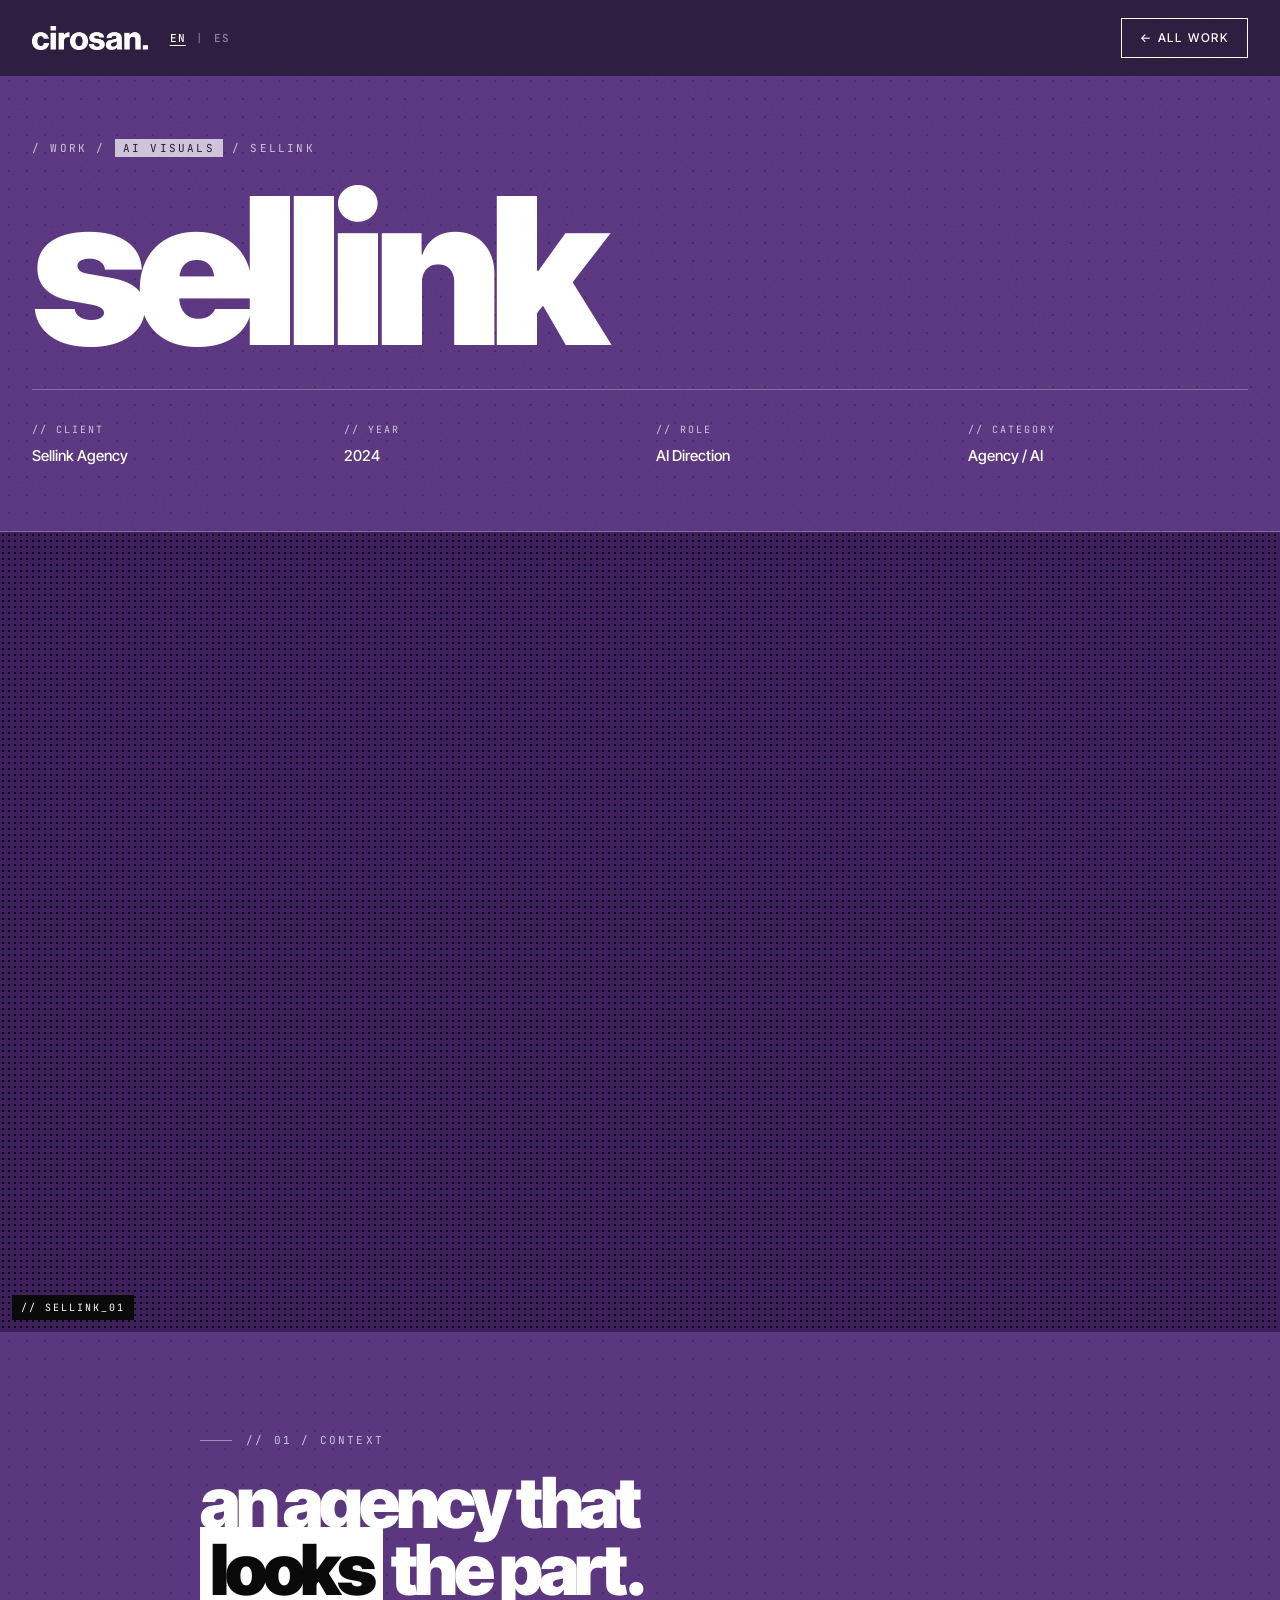
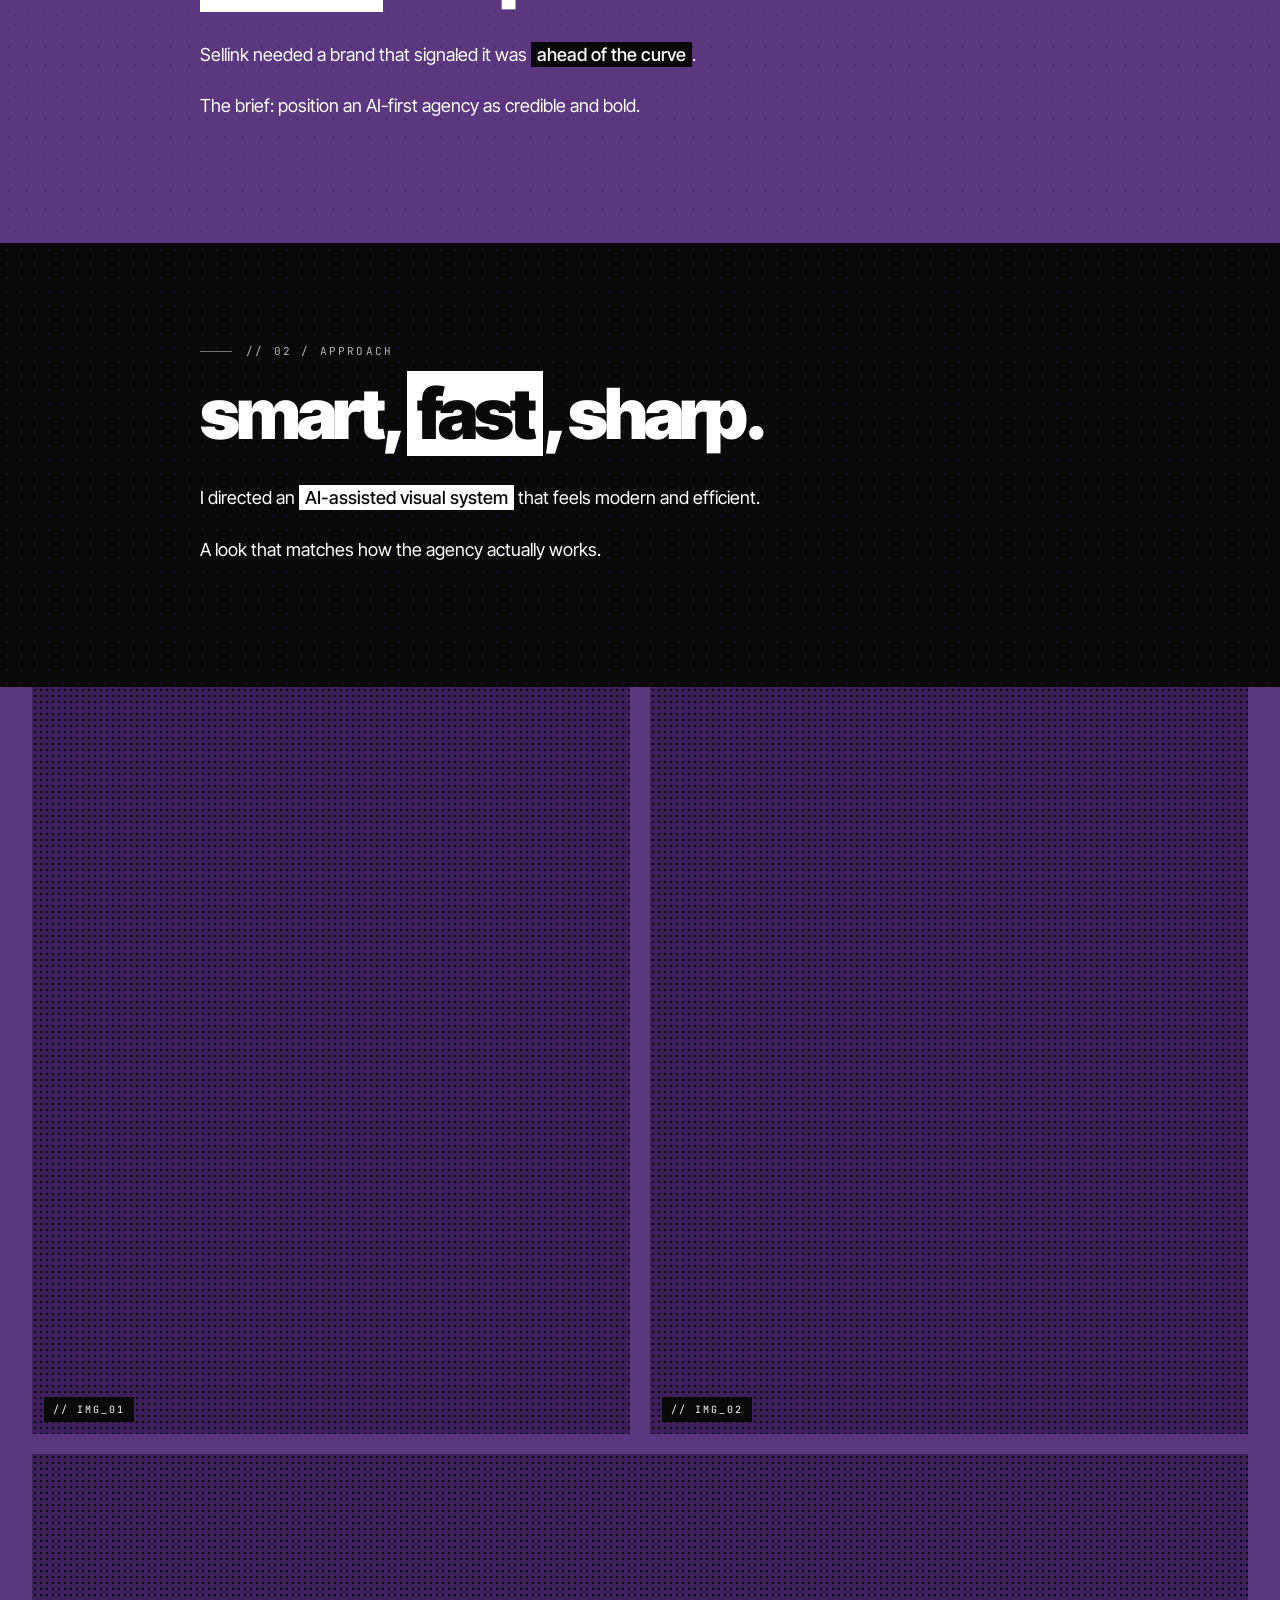
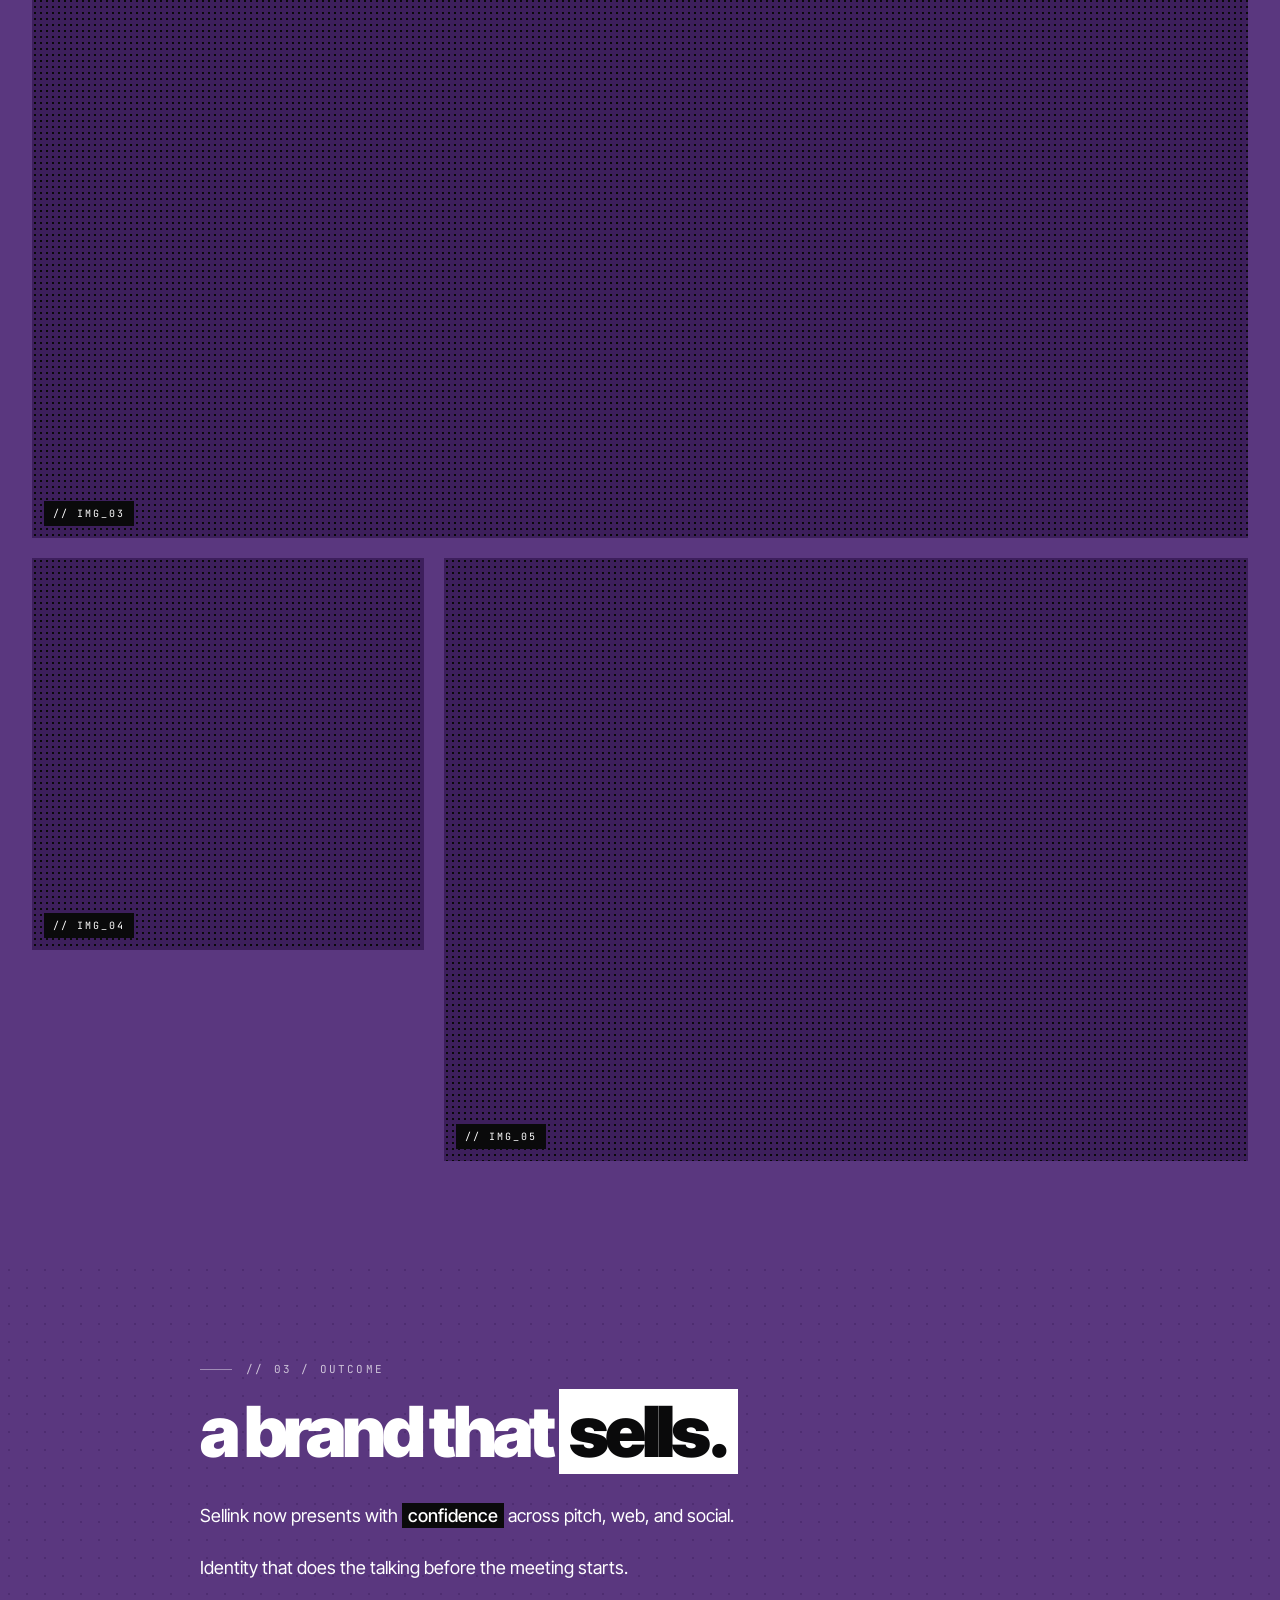
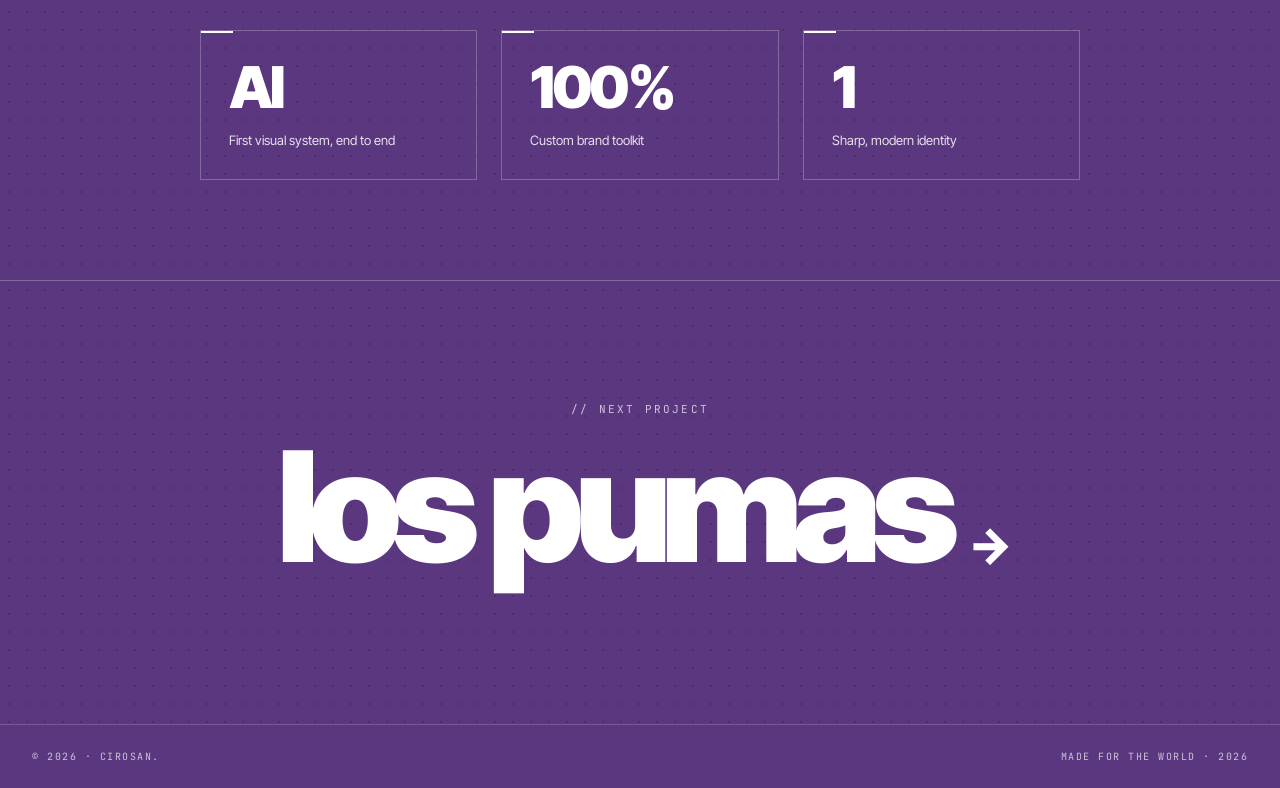
<file: case-sellink.html>
<!DOCTYPE html>
<html lang="en">
<head>
<meta charset="UTF-8">
<meta name="viewport" content="width=device-width, initial-scale=1.0">
<title>Sellink Case Study / cirosan.</title>
<link rel="icon" type="image/png" href="images/favicon.png">
<link rel="preconnect" href="https://fonts.googleapis.com">
<link rel="preconnect" href="https://fonts.gstatic.com" crossorigin>
<link href="https://fonts.googleapis.com/css2?family=Inter+Tight:wght@400;500;700;800;900&family=JetBrains+Mono:wght@400;500&display=swap" rel="stylesheet">
<link rel="stylesheet" href="case.css">
</head>
<body class="case-sellink">


<nav>
  <div class="nav-left">
    <a href="index.html" class="logo"><img src="images/logo-white.png" alt="cirosan."></a>
    <div class="lang-toggle">
      <span class="lang-opt active" data-lang="en">EN</span>
      <span class="lang-sep">|</span>
      <span class="lang-opt" data-lang="es">ES</span>
    </div>
  </div>
  <a href="index.html" class="back" data-i18n="case.back">← All work</a>
</nav>

<section class="case-header">
  <div class="case-breadcrumb" data-i18n="se.bc">/ Work / <span>AI Visuals</span> / Sellink</div>
  <h1 class="case-title">sellink</h1>
  <div class="case-meta">
    <div class="case-meta-item"><div class="label" data-i18n="case.lblClient">// Client</div><div class="value">Sellink Agency</div></div>
    <div class="case-meta-item"><div class="label" data-i18n="case.lblYear">// Year</div><div class="value">2024</div></div>
    <div class="case-meta-item"><div class="label" data-i18n="case.lblRole">// Role</div><div class="value" data-i18n="se.role">AI Direction</div></div>
    <div class="case-meta-item"><div class="label" data-i18n="case.lblCat">// Category</div><div class="value" data-i18n="se.cat">Agency / AI</div></div>
  </div>
</section>

<div class="case-hero-img"><span class="ph-label">// SELLINK_01</span></div>

<section class="case-section">
  <div class="case-row">
    <div class="case-row-label" data-i18n="case.l1">// 01 / Context</div>
    <div>
      <h2 class="case-h2" data-i18n="se.h1">an agency that <em>looks</em> the part.</h2>
      <div class="case-body">
        <p data-i18n="se.b1">Sellink needed a brand that signaled it was <strong>ahead of the curve</strong>.</p>
        <p data-i18n="se.b2">The brief: position an AI-first agency as credible and bold.</p>
      </div>
    </div>
  </div>
</section>

<section class="case-section dark">
  <div class="case-row">
    <div class="case-row-label" data-i18n="case.l2">// 02 / Approach</div>
    <div>
      <h2 class="case-h2" data-i18n="se.h2">smart, <em>fast</em>, sharp.</h2>
      <div class="case-body">
        <p data-i18n="se.b3">I directed an <strong>AI-assisted visual system</strong> that feels modern and efficient.</p>
        <p data-i18n="se.b4">A look that matches how the agency actually works.</p>
      </div>
    </div>
  </div>
</section>

<div class="gallery">
  <div class="gallery-img span-6"><span class="ph-label">// IMG_01</span></div>
  <div class="gallery-img span-6"><span class="ph-label">// IMG_02</span></div>
  <div class="gallery-img span-12"><span class="ph-label">// IMG_03</span></div>
  <div class="gallery-img span-4"><span class="ph-label">// IMG_04</span></div>
  <div class="gallery-img span-8"><span class="ph-label">// IMG_05</span></div>
</div>

<section class="case-section">
  <div class="case-row">
    <div class="case-row-label" data-i18n="case.l3">// 03 / Outcome</div>
    <div>
      <h2 class="case-h2" data-i18n="se.h3">a brand that <em>sells.</em></h2>
      <div class="case-body">
        <p data-i18n="se.b5">Sellink now presents with <strong>confidence</strong> across pitch, web, and social.</p>
        <p data-i18n="se.b6">Identity that does the talking before the meeting starts.</p>
      </div>
      <div class="results-grid">
        <div class="result-card"><div class="result-num">AI</div><div class="result-label" data-i18n="se.r1">First visual system, end to end</div></div>
        <div class="result-card"><div class="result-num">100%</div><div class="result-label" data-i18n="se.r2">Custom brand toolkit</div></div>
        <div class="result-card"><div class="result-num">1</div><div class="result-label" data-i18n="se.r3">Sharp, modern identity</div></div>
      </div>
    </div>
  </div>
</section>

<section class="next-project">
  <div class="next-pre" data-i18n="case.next">// Next project</div>
  <h2 class="next-title"><a href="case-lospumas.html">los pumas <span class="next-arrow">→</span></a></h2>
</section>

<footer class="main">
  <div>© 2026 · cirosan.</div>
  <div data-i18n="footer.built">Made for the world · 2026</div>
</footer>

<script src="i18n.js"></script>
</body>
</html>
</file>
<file: case.css>
@font-face{font-family:'Riotink';font-style:normal;font-weight:400;font-display:swap;src:url('fonts/riotink.woff2') format('woff2')}
@font-face{font-family:'Riotink';font-style:italic;font-weight:400;font-display:swap;src:url('fonts/riotink-italic.woff2') format('woff2')}
@font-face{font-family:'Riotink Scribble';font-style:normal;font-weight:400;font-display:swap;src:url('fonts/riotink-scribble.woff2') format('woff2')}
@font-face{font-family:'Drowner';font-style:normal;font-weight:400;font-display:swap;src:url('fonts/drowner.otf') format('opentype')}

/* ============ ROOT TOKENS ============ */
:root{
  --purple:#5A377F;
  --purple-deep:#3D1F5C;
  --purple-dark:#2D1A40;
  --bone:#FFFFFF;
  --ink:#0A0A0B;
  --tracking-tight:-0.04em;
  --tracking-display:-0.06em;
  --tracking-mono:0.15em;
  --tracking-label:0.2em;

  /* per-case overrides (default = identity colors) */
  --accent-1:var(--bone);
  --accent-2:var(--ink);
  --hero-ratio:16/10;
}

/* per-case body class overrides — keep IDENTITY base, swap accent palette */
body.case-gulero       { --accent-1:#C2D500; --accent-2:#0A0A0B; }
body.case-ruda         { --accent-1:#FF3B1F; --accent-2:#0A0A0B; }
body.case-agustin-creevy{ --accent-1:#00E5FF; --accent-2:#003C46; }
body.case-san-alfonso  { --accent-1:#E8B547; --accent-2:#3A1909; }
body.case-roamv        { --accent-1:#D8C9A8; --accent-2:#1B2A20; }
body.case-lospumas     { --accent-1:#8DC63F; --accent-2:#0A0A0B; }
body.case-tayati       { --accent-1:#C46A3D; --accent-2:#1F1A14; }

/* ============ RESET / BASE ============ */
*{margin:0;padding:0;box-sizing:border-box}
html{scroll-behavior:smooth}
body{
  font-family:'Inter Tight','Helvetica Neue',Helvetica,Arial,sans-serif;
  background:var(--purple);
  color:var(--bone);
  overflow-x:hidden;
  font-weight:400;
  line-height:1.5;
}
body::before{
  content:'';
  position:fixed;inset:0;
  background-image:url("data:image/svg+xml,%3Csvg viewBox='0 0 300 300' xmlns='http://www.w3.org/2000/svg'%3E%3Cfilter id='n'%3E%3CfeTurbulence type='fractalNoise' baseFrequency='1.1' numOctaves='4' stitchTiles='stitch'/%3E%3C/filter%3E%3Crect width='100%25' height='100%25' filter='url(%23n)' opacity='0.6'/%3E%3C/svg%3E");
  opacity:0.15;
  pointer-events:none;
  z-index:1000;
  mix-blend-mode:overlay;
}

/* ============ NAV (proper tap targets) ============ */
nav{
  position:fixed;top:0;left:0;right:0;
  z-index:100;
  padding:18px 32px;
  display:flex;
  justify-content:space-between;
  align-items:center;
  font-size:12px;
  letter-spacing:var(--tracking-mono);
  text-transform:uppercase;
  font-weight:500;
  min-height:64px;
  background:rgba(10,10,11,0.55);
  backdrop-filter:blur(10px);
  -webkit-backdrop-filter:blur(10px);
}
nav .logo{height:24px;display:flex;align-items:center}
nav .logo img{height:100%;width:auto;display:block;filter:brightness(0) invert(1)}
nav a{color:var(--bone);text-decoration:none}
nav .back{
  border:1px solid var(--bone);
  padding:10px 18px;
  transition:all .2s ease;
  display:inline-flex;
  align-items:center;
  min-height:40px;
}
nav .back:hover{background:var(--bone);color:var(--purple)}
.nav-left{display:flex;align-items:center;gap:18px}
.lang-toggle{display:flex;align-items:center;gap:6px;font-family:'JetBrains Mono',monospace;font-size:11px;letter-spacing:0.1em}
.lang-opt{opacity:0.45;transition:opacity .2s ease;padding:8px 4px;cursor:pointer}
.lang-opt.active{opacity:1;text-decoration:underline;text-underline-offset:3px}
.lang-sep{opacity:0.35}

/* ============ SCOPE BAR (sticky under nav) ============ */
.case-scope{
  position:sticky;
  top:64px;
  z-index:50;
  background:rgba(10,10,11,0.92);
  backdrop-filter:blur(10px);
  -webkit-backdrop-filter:blur(10px);
  border-bottom:1px solid rgba(255,255,255,0.18);
  padding:12px 32px;
  display:flex;
  gap:28px;
  font-family:'JetBrains Mono',monospace;
  font-size:11px;
  letter-spacing:var(--tracking-label);
  text-transform:uppercase;
  overflow-x:auto;
  white-space:nowrap;
  scrollbar-width:none;
}
.case-scope::-webkit-scrollbar{display:none}
.case-scope-item{display:inline-flex;gap:8px;align-items:baseline}
.case-scope-item .k{opacity:0.5}
.case-scope-item .v{color:var(--bone);opacity:1}

/* ============ HEADER ============ */
.case-header{
  padding:140px 32px 64px;
  background:var(--purple);
  position:relative;
  border-bottom:1px solid rgba(255,255,255,0.25);
}
.case-header::before{
  content:'';
  position:absolute;inset:0;
  background-image:radial-gradient(circle,var(--purple-deep) 1px,transparent 1.5px);
  background-size:18px 18px;
  opacity:0.5;
  pointer-events:none;
}
.case-breadcrumb{
  font-family:'JetBrains Mono',monospace;
  font-size:11px;
  letter-spacing:var(--tracking-label);
  text-transform:uppercase;
  opacity:0.7;
  margin-bottom:28px;
  position:relative;z-index:2;
}
.case-breadcrumb span{color:var(--ink);background:var(--bone);padding:2px 8px}
.case-title{
  font-size:clamp(80px,16vw,220px);
  font-weight:900;
  line-height:0.84;
  letter-spacing:var(--tracking-display);
  text-transform:lowercase;
  margin-bottom:32px;
  position:relative;z-index:2;
  text-wrap:balance;
}
.case-tldr{
  font-size:clamp(18px,2.1vw,26px);
  line-height:1.4;
  max-width:780px;
  margin-bottom:36px;
  font-weight:500;
  position:relative;z-index:2;
}
.case-tldr em{
  font-style:normal;
  background:var(--accent-1);
  color:var(--accent-2);
  padding:0 8px;
  font-weight:600;
  box-decoration-break:clone;
  -webkit-box-decoration-break:clone;
}
.case-meta{
  display:grid;
  grid-template-columns:repeat(4,1fr);
  gap:32px;
  padding-top:32px;
  border-top:1px solid rgba(255,255,255,0.25);
  position:relative;z-index:2;
}
.case-meta-item .label{
  font-family:'JetBrains Mono',monospace;
  font-size:10px;
  letter-spacing:var(--tracking-label);
  text-transform:uppercase;
  opacity:0.7;
  margin-bottom:8px;
}
.case-meta-item .value{font-size:15px;font-weight:500}

/* ============ HERO IMAGE ============ */
.case-hero-img{
  width:100%;
  aspect-ratio:var(--hero-ratio);
  background:var(--purple-deep);
  background-image:radial-gradient(circle,var(--ink) 0.8px,transparent 1.4px);
  background-size:6px 6px;
  position:relative;
}

/* ============ SECTIONS ============ */
.case-section{
  padding:100px 32px;
  background:var(--purple);
  color:var(--bone);
  position:relative;
}
.case-section.dark{background:var(--ink);color:var(--bone)}
.case-section::before{
  content:'';
  position:absolute;inset:0;
  background-image:radial-gradient(circle,var(--purple-deep) 1px,transparent 1.5px);
  background-size:18px 18px;
  opacity:0.4;
  pointer-events:none;
}
.case-section.dark::before{
  background-image:radial-gradient(circle,var(--purple-dark) 1px,transparent 1.5px);
  background-size:14px 14px;
  opacity:0.6;
}
.case-section>*{position:relative;z-index:2}

/* SINGLE-COLUMN content — kicker above h2 (no more side label column) */
.case-row{
  max-width:880px;
  margin:0 auto;
}
.case-row-label{
  font-family:'JetBrains Mono',monospace;
  font-size:11px;
  letter-spacing:var(--tracking-label);
  text-transform:uppercase;
  opacity:0.7;
  margin-bottom:20px;
  display:flex;
  align-items:center;
  gap:14px;
}
.case-row-label::before{
  content:'';
  display:block;
  width:32px;height:1px;
  background:currentColor;
  opacity:0.6;
}
.case-h2{
  font-size:clamp(40px,5.5vw,76px);
  font-weight:900;
  line-height:0.96;
  letter-spacing:var(--tracking-display);
  text-transform:lowercase;
  margin-bottom:36px;
  text-wrap:balance;
}
.case-h2 em{
  font-style:normal;
  background:var(--accent-1);
  color:var(--accent-2);
  padding:0 10px;
  box-decoration-break:clone;
  -webkit-box-decoration-break:clone;
}
.case-section.dark .case-h2 em{background:var(--accent-1);color:var(--accent-2)}
.case-body{font-size:18px;line-height:1.65;max-width:680px}
.case-body p{margin-bottom:22px}
.case-body strong{
  background:var(--ink);
  color:var(--bone);
  padding:2px 6px;
  font-weight:500;
  box-decoration-break:clone;
  -webkit-box-decoration-break:clone;
}
.case-section.dark .case-body strong{background:var(--accent-1);color:var(--accent-2)}

/* ============ GALLERY ============ */
.gallery{
  display:grid;
  grid-template-columns:repeat(12,1fr);
  gap:20px;
  padding:0 32px;
  max-width:1600px;
  margin:0 auto 100px;
  position:relative;
  z-index:2;
}
.gallery-img{
  background:var(--purple-deep);
  background-image:radial-gradient(circle,var(--ink) 0.8px,transparent 1.4px);
  background-size:6px 6px;
  overflow:hidden;
  position:relative;
}
.gallery-img.span-6 {grid-column:span 6; aspect-ratio:4/5}
.gallery-img.span-12{grid-column:span 12;aspect-ratio:16/9}
.gallery-img.span-4 {grid-column:span 4; aspect-ratio:1/1}
.gallery-img.span-8 {grid-column:span 8; aspect-ratio:4/3}
.gallery-img.span-5 {grid-column:span 5; aspect-ratio:3/4}
.gallery-img.span-7 {grid-column:span 7; aspect-ratio:5/4}

.gallery-cap{
  position:absolute;
  bottom:12px;left:12px;
  z-index:3;
  font-family:'JetBrains Mono',monospace;
  font-size:10px;
  letter-spacing:var(--tracking-label);
  text-transform:uppercase;
  background:var(--ink);
  color:var(--bone);
  padding:6px 10px;
  max-width:calc(100% - 24px);
  white-space:nowrap;
  overflow:hidden;
  text-overflow:ellipsis;
}

.ph-label{
  position:absolute;bottom:12px;left:12px;
  font-family:'JetBrains Mono',monospace;
  font-size:10px;letter-spacing:0.2em;text-transform:uppercase;
  background:var(--ink);color:var(--bone);padding:5px 9px;z-index:3;
}
.has-img .ph-label{display:none}
.case-hero-img.has-img,.gallery-img.has-img{background-color:#000}

/* ============ RESULTS GRID ============ */
.results-grid{
  display:grid;
  grid-template-columns:repeat(3,1fr);
  gap:24px;
  margin-top:48px;
}
.result-card{
  border:1px solid rgba(255,255,255,0.25);
  padding:28px;
  position:relative;
}
.result-card::before{
  content:'';
  position:absolute;
  top:0;left:0;
  width:32px;height:2px;
  background:var(--accent-1);
}
.result-num{
  font-size:clamp(44px,4.5vw,68px);
  font-weight:900;
  letter-spacing:var(--tracking-display);
  line-height:1;
  margin-bottom:14px;
  color:var(--bone);
}
.result-label{font-size:13px;line-height:1.5;opacity:0.85}

/* ============ NEXT PROJECT ============ */
.next-project{
  padding:120px 32px;
  background:var(--purple);
  text-align:center;
  border-top:1px solid rgba(255,255,255,0.25);
  position:relative;
}
.next-project::before{
  content:'';
  position:absolute;inset:0;
  background-image:radial-gradient(circle,var(--purple-deep) 1px,transparent 1.5px);
  background-size:18px 18px;
  opacity:0.4;
  pointer-events:none;
}
.next-project>*{position:relative;z-index:2}
.next-pre{
  font-family:'JetBrains Mono',monospace;
  font-size:11px;
  letter-spacing:var(--tracking-label);
  text-transform:uppercase;
  opacity:0.7;
  margin-bottom:24px;
}
.next-title{
  font-size:clamp(60px,12vw,180px);
  font-weight:900;
  line-height:0.85;
  letter-spacing:var(--tracking-display);
  text-transform:lowercase;
  margin-bottom:32px;
}
.next-title a{
  color:var(--bone);
  text-decoration:none;
  transition:all .3s ease;
}
.next-title a:hover{color:var(--accent-1);transform:skew(-3deg);display:inline-block}
.next-arrow{
  font-size:48px;
  color:var(--accent-1);
  animation:bounce-h 2s ease-in-out infinite;
  display:inline-block;
}
@keyframes bounce-h{
  0%,100%{transform:translateX(0)}
  50%{transform:translateX(12px)}
}

/* ============ BOTTOM CTA PILL ============ */
.cta-pill{
  position:fixed;
  bottom:20px;
  left:50%;
  transform:translateX(-50%) translateY(140px);
  z-index:200;
  background:var(--ink);
  color:var(--bone);
  padding:14px 22px;
  font-family:'JetBrains Mono',monospace;
  font-size:12px;
  letter-spacing:var(--tracking-mono);
  text-transform:uppercase;
  text-decoration:none;
  border:1px solid var(--accent-1);
  transition:transform .5s cubic-bezier(.16,1,.3,1),background .2s ease,color .2s ease;
  pointer-events:none;
  display:inline-flex;
  align-items:center;
  gap:10px;
  max-width:calc(100vw - 32px);
}
.cta-pill.visible{
  transform:translateX(-50%) translateY(0);
  pointer-events:auto;
}
.cta-pill:hover{background:var(--accent-1);color:var(--accent-2)}
.cta-pill .arr{transition:transform .25s ease}
.cta-pill:hover .arr{transform:translateX(4px)}

/* ============ FOOTER ============ */
footer.main{
  padding:24px 32px;
  background:var(--purple);
  border-top:1px solid rgba(255,255,255,0.25);
  display:flex;
  justify-content:space-between;
  font-size:10px;
  letter-spacing:var(--tracking-mono);
  text-transform:uppercase;
  opacity:0.7;
  font-family:'JetBrains Mono',monospace;
}

/* ============ MOBILE BREAKPOINTS ============ */
@media (max-width:900px){
  nav{padding:12px 18px;min-height:56px}
  nav .back{padding:10px 14px;font-size:11px}
  nav .logo{height:20px}
  .case-scope{top:56px;padding:10px 18px;gap:18px;font-size:10px}
  .case-header{padding:110px 18px 48px}
  .case-title{font-size:clamp(64px,18vw,120px);line-height:0.88}
  .case-tldr{font-size:17px;line-height:1.4;margin-bottom:28px}
  .case-meta{grid-template-columns:1fr 1fr;gap:18px}
  .case-hero-img{aspect-ratio:4/5}
  .case-section{padding:64px 18px}
  .case-row{max-width:100%}
  .case-h2{font-size:clamp(34px,8.5vw,52px);line-height:1.0;margin-bottom:24px}
  .case-body{font-size:16px;line-height:1.6}
  .gallery{padding:0 18px;gap:14px;margin-bottom:64px}
  .gallery-img.span-4,.gallery-img.span-6,.gallery-img.span-8,.gallery-img.span-5,.gallery-img.span-7{grid-column:span 12}
  .gallery-img.span-12{aspect-ratio:5/4}
  .results-grid{grid-template-columns:repeat(3,1fr);gap:12px}
  .result-card{padding:18px}
  .result-num{font-size:clamp(32px,8vw,48px);margin-bottom:8px}
  .result-label{font-size:11px;line-height:1.45}
  .next-project{padding:64px 18px}
  .cta-pill{bottom:16px;padding:12px 18px;font-size:11px}
}

@media (max-width:480px){
  nav{padding:10px 14px}
  .case-header{padding:96px 14px 40px}
  .case-section{padding:56px 14px}
  .case-title{font-size:clamp(56px,17vw,96px)}
  .case-tldr{font-size:15.5px}
  .case-h2{font-size:clamp(30px,9.5vw,44px)}
  .case-body{font-size:15.5px;line-height:1.6}
  .results-grid{grid-template-columns:1fr;gap:14px}
  .gallery{padding:0 14px;gap:12px;margin-bottom:48px}
  .next-project{padding:56px 14px}
}
</file>
